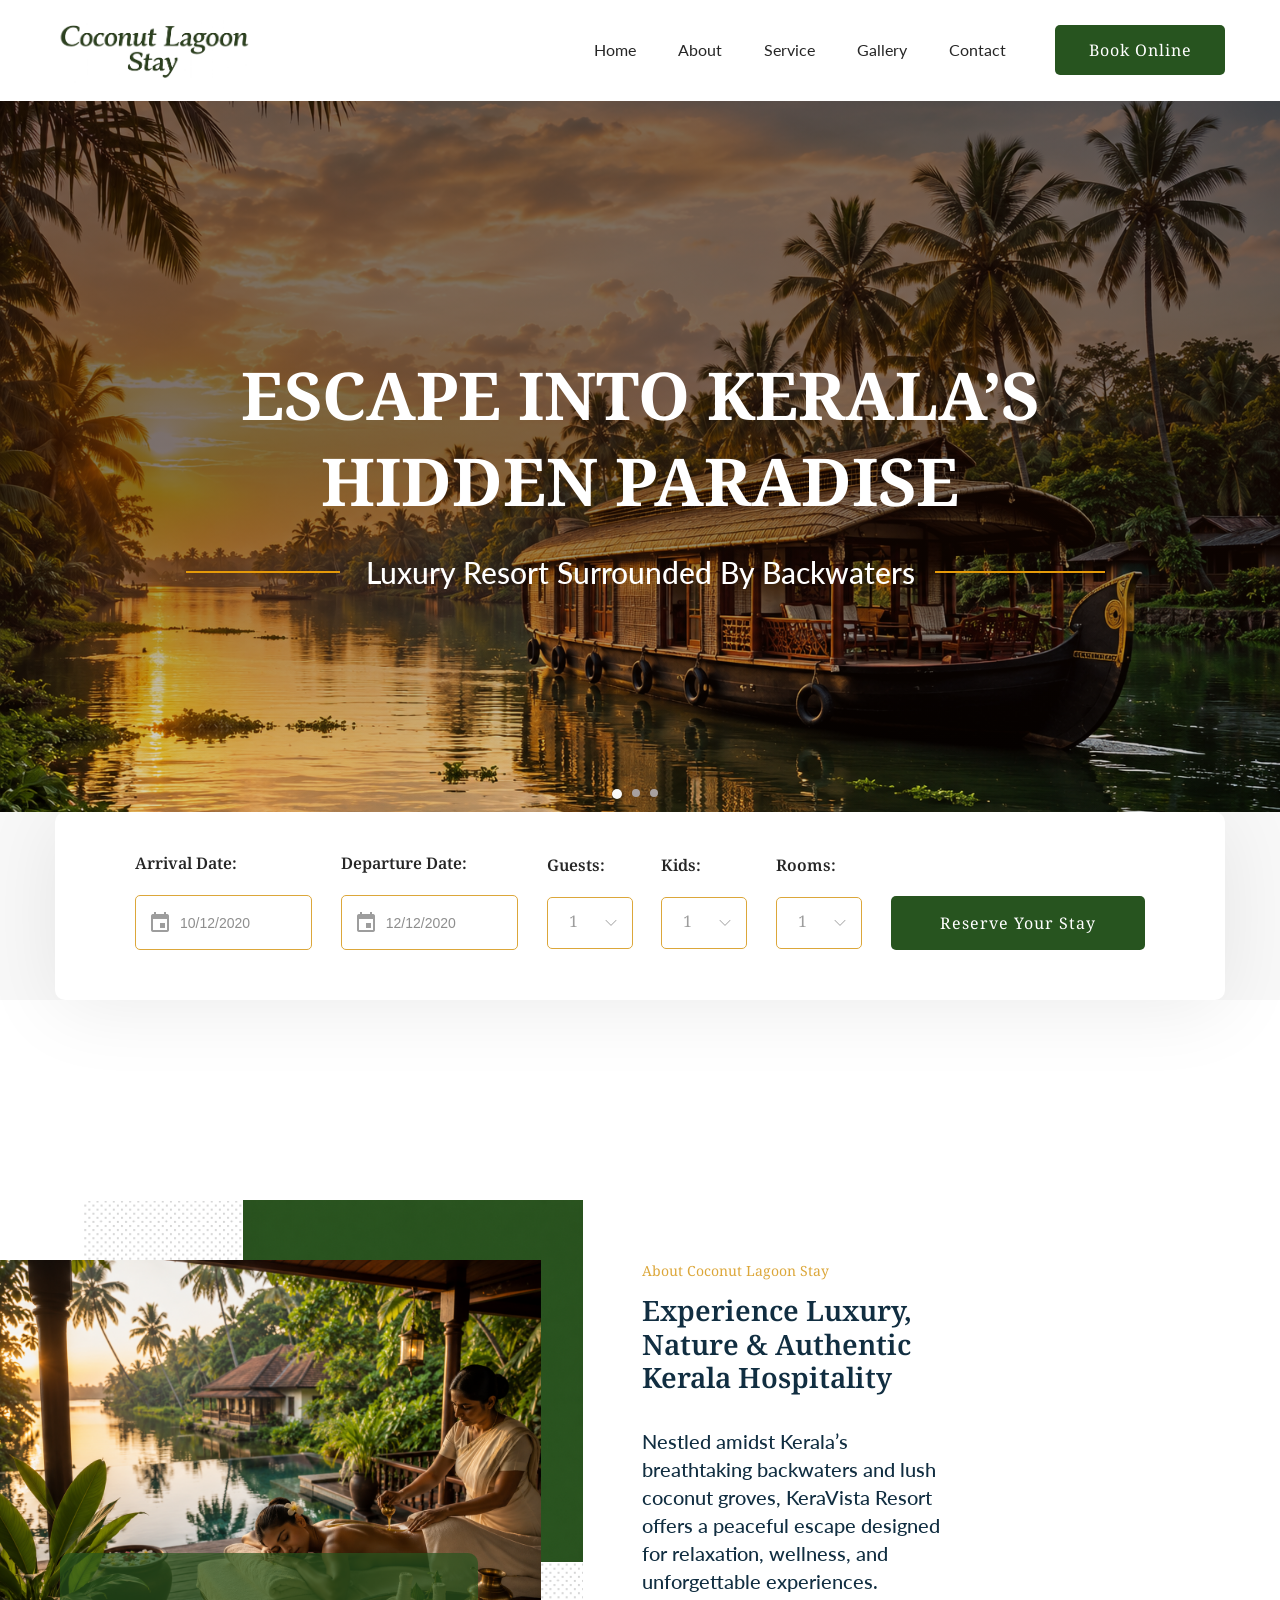
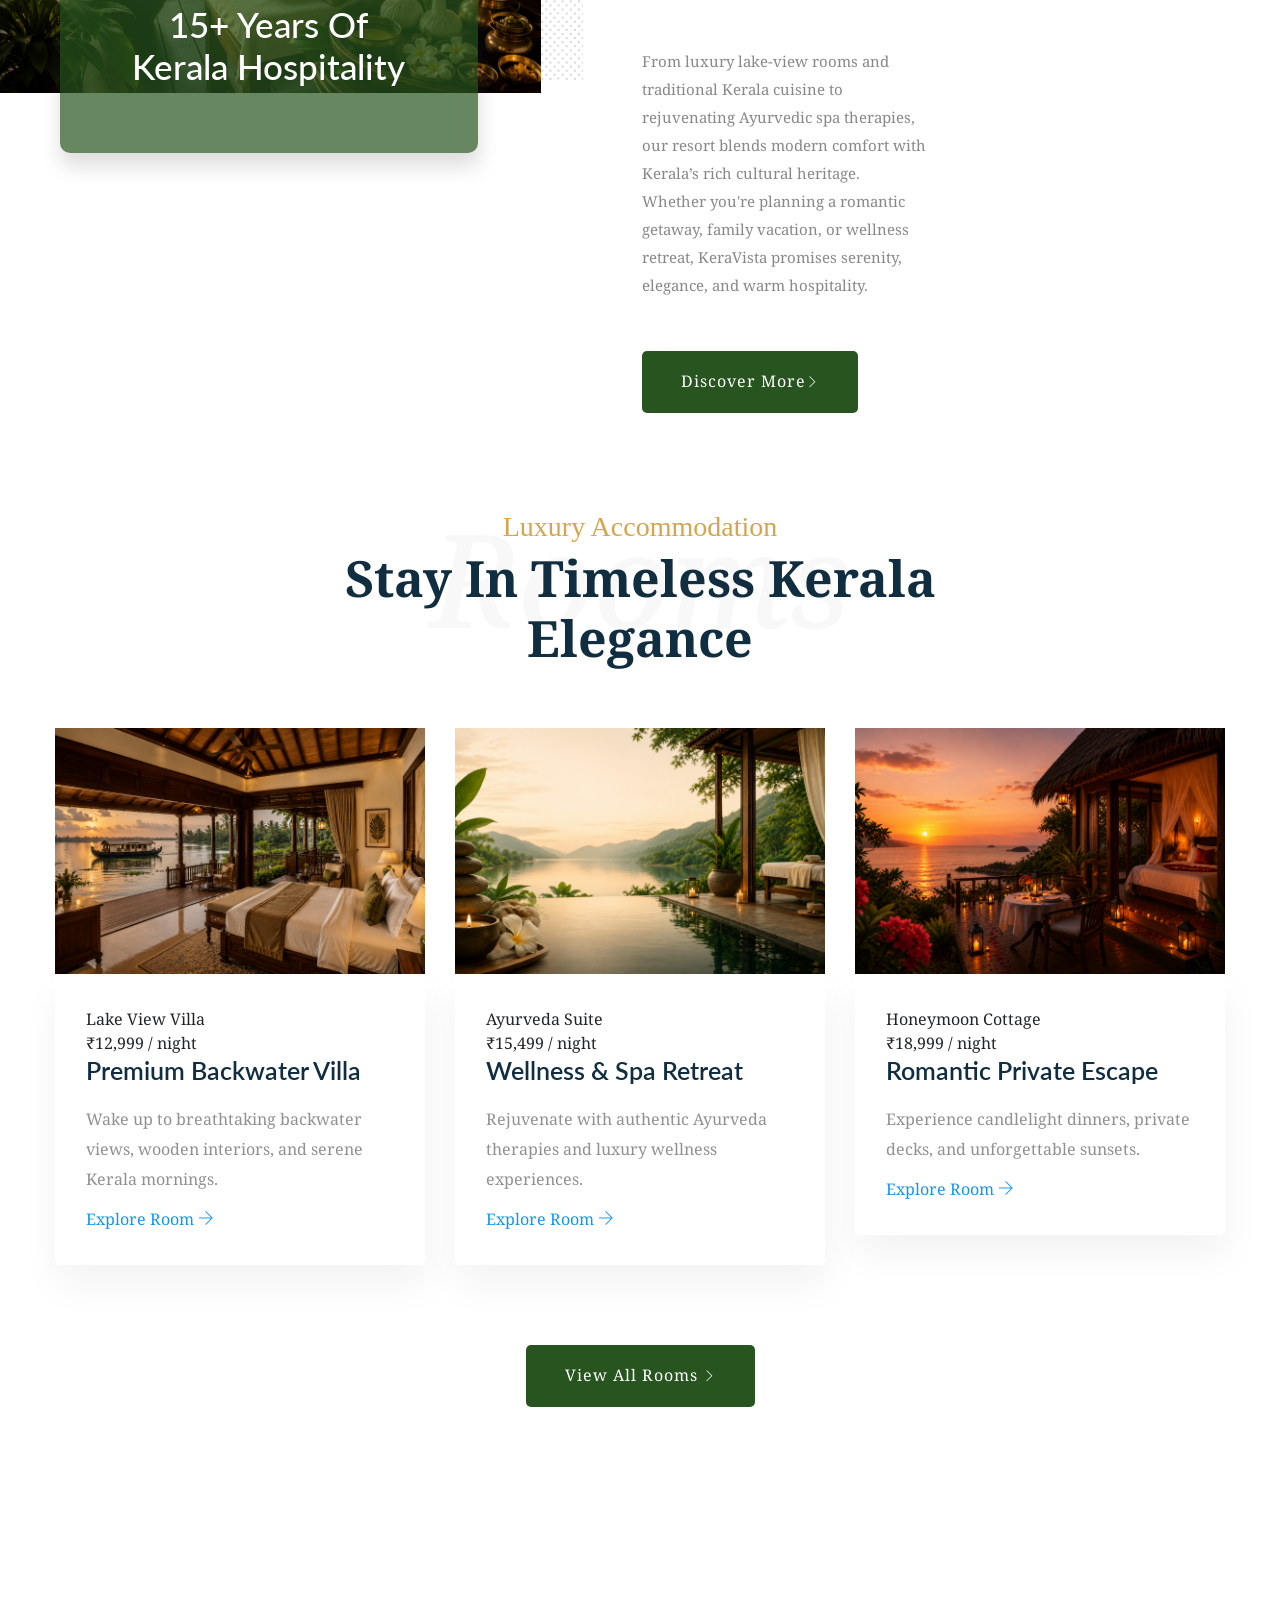
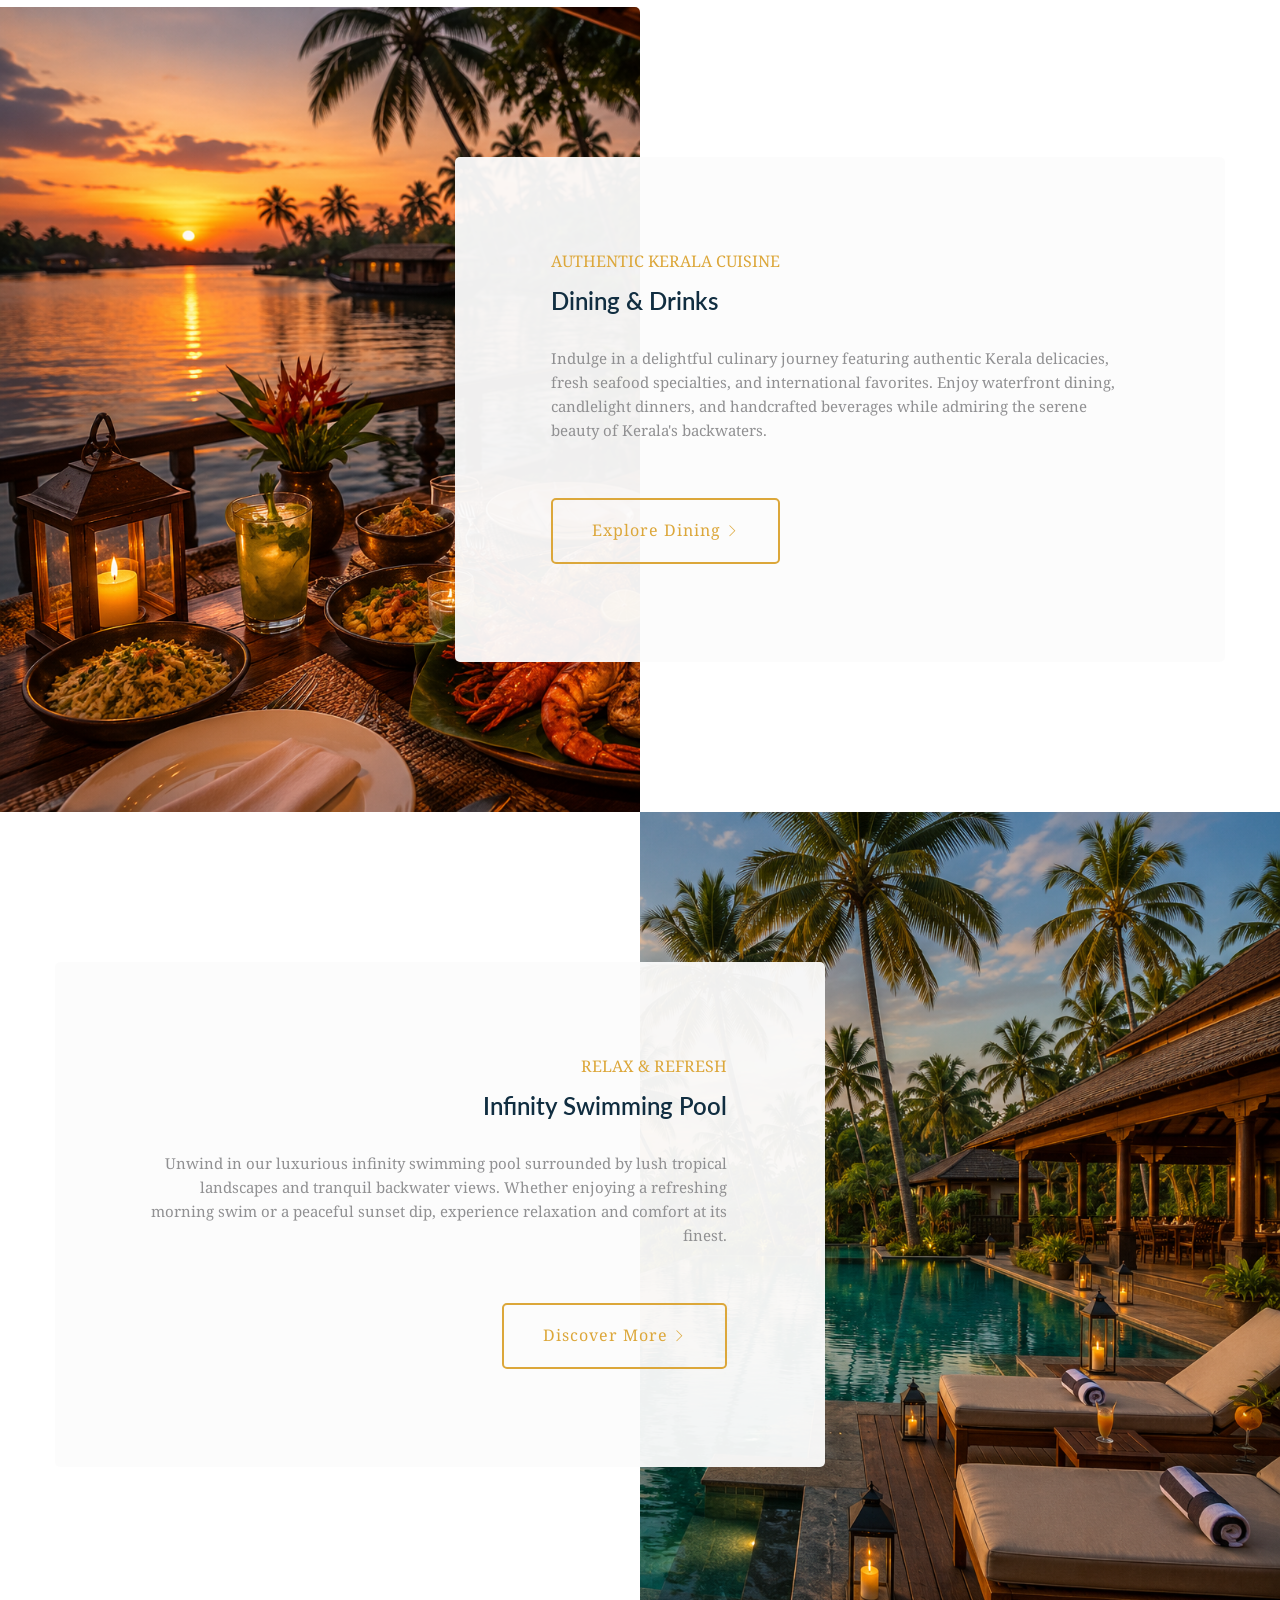
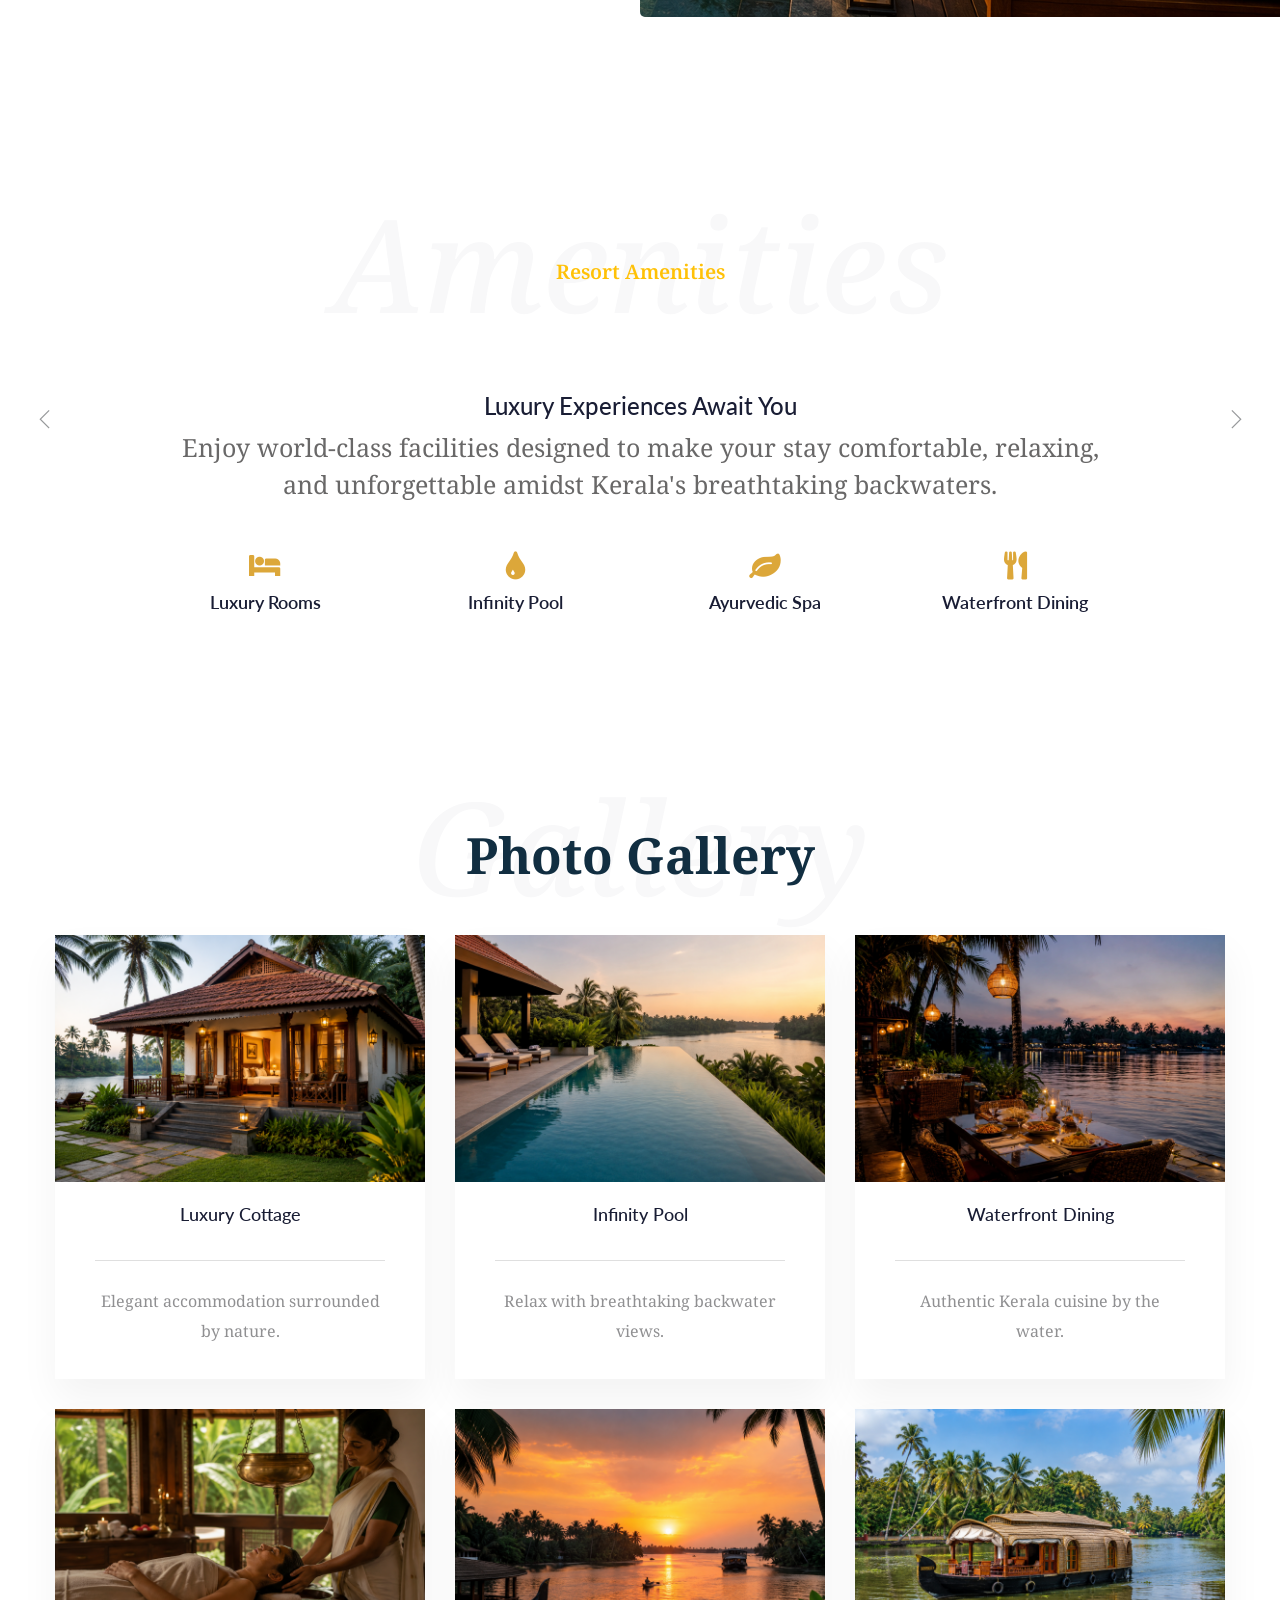
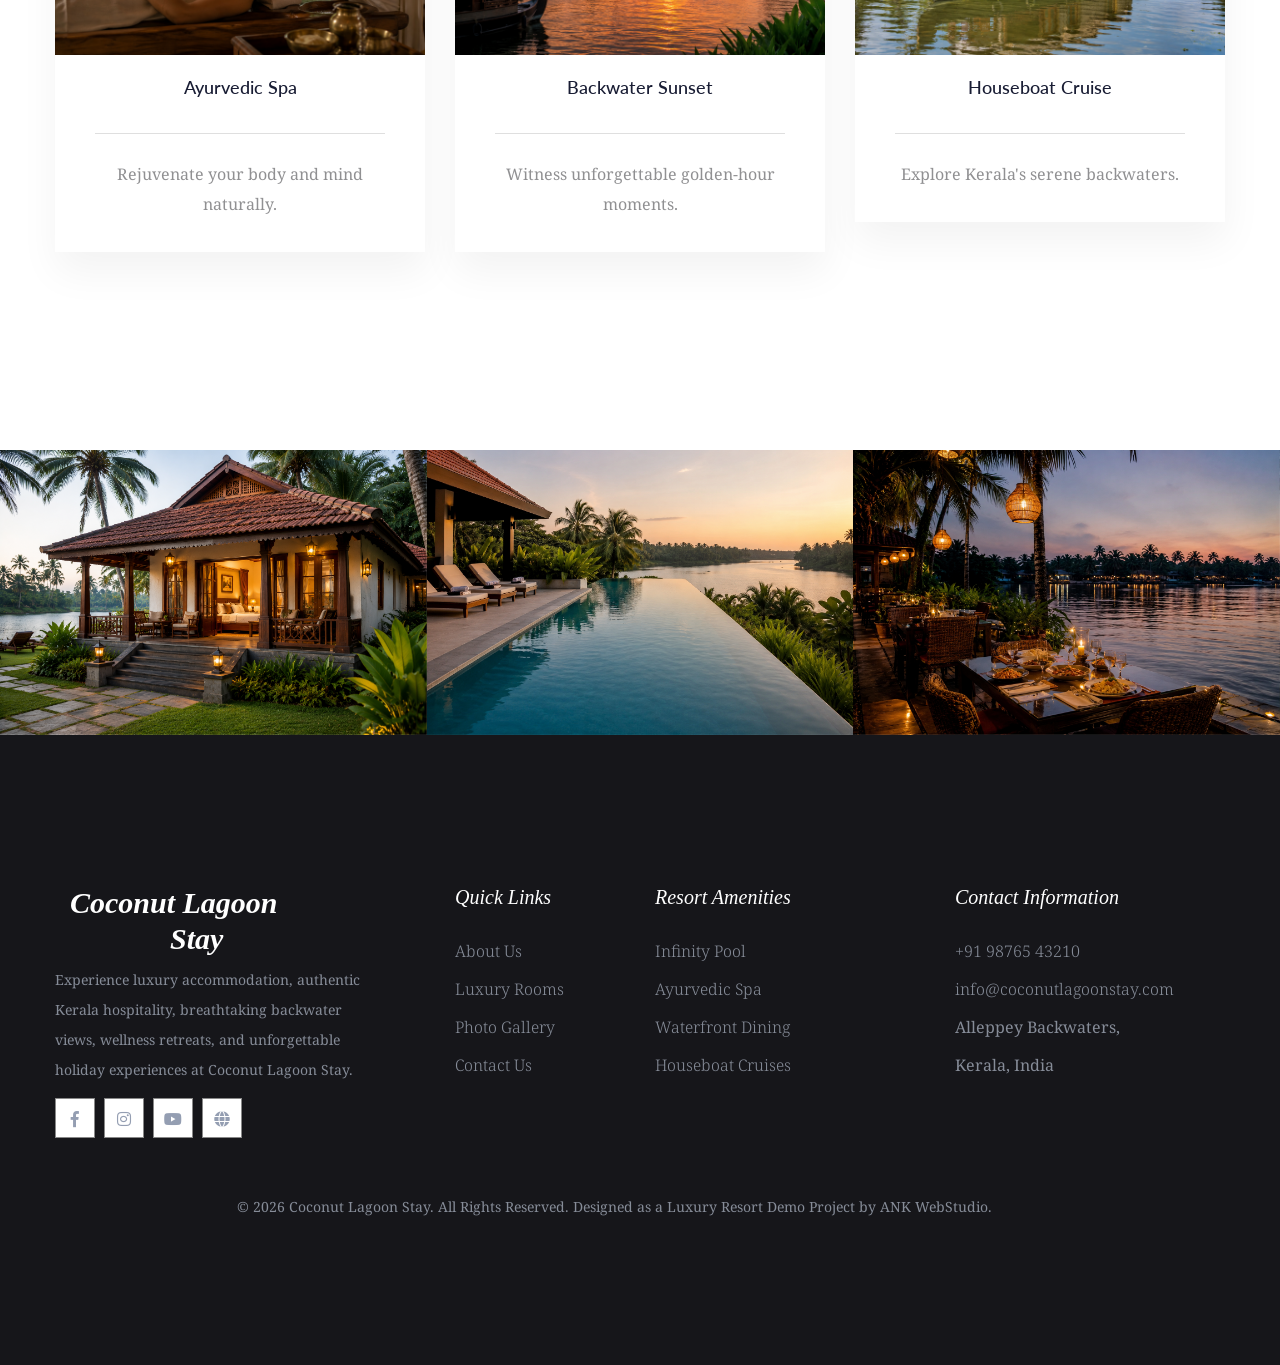
<file: index.html>
<!doctype html>
<html class="no-js" lang="zxx">
    <head>
        <meta charset="utf-8">
        <meta http-equiv="x-ua-compatible" content="ie=edge">
        <title>Coconut Lagoon Stay</title>
        <meta name="description" content="">
        <meta name="viewport" content="width=device-width, initial-scale=1">

        <link rel="manifest" href="site.webmanifest">
		<link rel="shortcut icon" type="image/x-icon" href="assets/img/favimg.png">

		<!-- CSS here -->
            <link rel="stylesheet" href="assets/css/bootstrap.min.css">
            <link rel="stylesheet" href="assets/css/owl.carousel.min.css">
            <link rel="stylesheet" href="assets/css/gijgo.css">
            <link rel="stylesheet" href="assets/css/slicknav.css">
            <link rel="stylesheet" href="assets/css/animate.min.css">
            <link rel="stylesheet" href="assets/css/magnific-popup.css">
            <link rel="stylesheet" href="assets/css/fontawesome-all.min.css">
            <link rel="stylesheet" href="assets/css/themify-icons.css">
            <link rel="stylesheet" href="assets/css/slick.css">
            <link rel="stylesheet" href="assets/css/nice-select.css">
            <link rel="stylesheet" href="assets/css/style.css">
            <link rel="stylesheet" href="assets/css/responsive.css">
   </head>

   <body>
       
    <!-- Preloader Start 
    <div id="preloader-active">
        <div class="preloader d-flex align-items-center justify-content-center">
            <div class="preloader-inner position-relative">
                <div class="preloader-circle"></div>
                <div class="preloader-img pere-text">
                    <img src="assets/img/favimg.png">
                </div>
            </div>
        </div>
    </div>
     Preloader Start -->

    <header>
        <!-- Header Start -->
       <div class="header-area header-sticky">
            <div class="main-header ">
                <div class="container">
                    <div class="row align-items-center">
                        <!-- logo -->
                        <div class="col-xl-2 col-lg-2">
                            <div class="logo">
                               <a href="index.html"><img src="assets/img/logo/logo.png" alt="" width="200px"></a>
                            </div>
                        </div>
                    <div class="col-xl-8 col-lg-8">
                            <!-- main-menu -->
                            <div class="main-menu f-right d-none d-lg-block">
                                <nav>
                                    <ul id="navigation">                                                                                                                                     
                                        <li><a href="index.html">Home</a></li>
                                        <li><a href="about.html">About</a></li>
                                        <li><a href="services.html">Service</a></li>
                                        
                                        <li><a href="#">Gallery</a>
                                            <ul class="submenu">
                                                <li><a href="rooms.html">Rooms</a>
                                                <li><a href="elements.html">Dishes</a></li>
                                            </ul>
                                        </li>
                                        <li><a href="contact.html">Contact</a></li>
                                    </ul>
                                </nav>
                            </div>
                        </div>             
                        <div class="col-xl-2 col-lg-2">
                            <!-- header-btn -->
                            <div class="header-btn">
                                <a href="#" class="btn btn1 d-none d-lg-block ">Book Online</a>
                            </div>
                        </div>
                        <!-- Mobile Menu -->
                        <div class="col-12">
                            <div class="mobile_menu d-block d-lg-none"></div>
                        </div>
                    </div>
                </div>
            </div>
       </div>
        <!-- Header End -->
    </header>
    <main>

        <!-- slider Area Start-->
        <div class="slider-area ">
            <!-- Mobile Menu -->
            <div class="slider-active dot-style">
                <div class="single-slider  hero-overly slider-height d-flex align-items-center" data-background="assets/img/hero/h1_hero.png" >
                    <div class="container">
                        <div class="row justify-content-center text-center">
                            <div class="col-xl-9">
                                <div class="h1-slider-caption">
                                    <h1 data-animation="fadeInUp" data-delay=".4s">
                                    Escape Into Kerala’s Hidden Paradise
                                    </h1>

                                    <h3 data-animation="fadeInDown" data-delay=".4s">
                                    Luxury Resort Surrounded By Backwaters
                                    </h3>
                                </div>
                            </div>
                        </div>
                    </div>
                </div>
                <div class="single-slider  hero-overly slider-height d-flex align-items-center" data-background="assets/img/hero/h2_hero.png" >
                    <div class="container">
                        <div class="row justify-content-center text-center">
                            <div class="col-xl-9">
                                <div class="h1-slider-caption">
                                    <h1 data-animation="fadeInUp" data-delay=".4s">Wake Up To Nature’s Serenity</h1>
                                    <h3 data-animation="fadeInDown" data-delay=".4s">Peaceful Stay Amidst Coconut Groves</h3>
                                </div>
                            </div>
                        </div>
                    </div>
                </div>
                <div class="single-slider  hero-overly slider-height d-flex align-items-center" data-background="assets/img/hero/h3_hero.png" >
                    <div class="container">
                        <div class="row justify-content-center text-center">
                            <div class="col-xl-9">
                                <div class="h1-slider-caption">
                                    <h1 data-animation="fadeInUp" data-delay=".4s">Relax. Rejuvenate. Rediscover Yourself.</h1>
                                    <h3 data-animation="fadeInDown" data-delay=".4s">Authentic Ayurveda & Wellness Experience</h3>
                                </div>
                            </div>
                        </div>
                    </div>
                </div>
            </div>
        </div>
        <!-- slider Area End-->

        

        <!-- Booking Room Start-->
        <div class="booking-area">

            <div class="container">

               <div class="row ">
               <div class="col-12">
                <form action="">

                <div class="booking-wrap d-flex justify-content-between align-items-center">

                 
                    <!-- select in date -->
                    <div class="single-select-box mb-30">
                        <!-- select out date -->
                        <div class="boking-tittle">
                            <span> Arrival Date:</span>
                        </div>
                        <div class="boking-datepicker">
                            <input id="datepicker1"  placeholder="10/12/2020" />
                        </div>
                   </div>
                    <!-- Single Select Box -->
                    <div class="single-select-box mb-30">
                        <!-- select out date -->
                        <div class="boking-tittle">
                            <span>Departure Date:</span>
                        </div>
                        <div class="boking-datepicker">
                            <input id="datepicker2"  placeholder="12/12/2020" />
                        </div>
                   </div>
                    <!-- Single Select Box -->
                    <div class="single-select-box mb-30">
                        <div class="boking-tittle">
                            <span>Guests:</span>
                        </div>
                        <div class="select-this">
                            <form action="#">
                                <div class="select-itms">
                                    <select name="select" id="select1">
                                        <option value="">1</option>
                                        <option value="">2</option>
                                        <option value="">3</option>
                                        <option value="">4</option>
                                    </select>
                                </div>
                            </form>
                        </div>
                   </div>
                    <!-- Single Select Box -->
                    <div class="single-select-box mb-30">
                        <div class="boking-tittle">
                            <span>Kids:</span>
                        </div>
                        <div class="select-this">
                            <form action="#">
                                <div class="select-itms">
                                    <select name="select" id="select2">
                                        <option value="">1</option>
                                        <option value="">2</option>
                                        <option value="">3</option>
                                        <option value="">4</option>
                                    </select>
                                </div>
                            </form>
                        </div>
                   </div>
                    <!-- Single Select Box -->
                    <div class="single-select-box mb-30">
                        <div class="boking-tittle">
                            <span>Rooms:</span>
                        </div>
                        <div class="select-this">
                            <form action="#">
                                <div class="select-itms">
                                    <select name="select" id="select3">
                                        <option value="">1</option>
                                        <option value="">2</option>
                                        <option value="">3</option>
                                        <option value="">4</option>
                                    </select>
                                </div>
                            </form>
                        </div>
                   </div>
                    <!-- Single Select Box -->
                    <div class="single-select-box pt-45 mb-30">
                        <a href="#" class="btn select-btn">Reserve Your Stay</a>
                   </div>
               

                </div>
            </form>
               </div>
               </div>
            </div>
        </div>
        <!-- Booking Room End-->

        <!-- Make customer Start-->
        <section class="make-customer-area customar-padding fix">
            <div class="container-fluid p-0">
                <div class="row">
                   <div class="col-xl-5 col-lg-6">
                        <div class="customer-img mb-120">
                            <img src="assets/img/customer/customar1.png" class="customar-img1" alt="">
                            <img src="assets/img/customer/customar2.png" class="customar-img2" alt="">
                            <div class="service-experience heartbeat">
                                <h3>15+ Years Of <br>
                            Kerala Hospitality</h3>
                            </div>
                        </div>
                   </div>
                    <div class=" col-xl-4 col-lg-4">
                        <div class="customer-caption">
                            <span>About Coconut Lagoon Stay</span>
                            <h2>Experience Luxury, Nature & Authentic Kerala Hospitality</h2>
                            <div class="caption-details">
                                <p class="pera-dtails"> Nestled amidst Kerala’s breathtaking backwaters and lush coconut groves, KeraVista Resort offers a peaceful escape designed for relaxation, wellness, and unforgettable experiences.
                        </p> </p>
                                <p> From luxury lake-view rooms and traditional Kerala cuisine to rejuvenating Ayurvedic spa therapies, our resort blends modern comfort with Kerala’s rich cultural heritage. Whether you're planning a romantic getaway, family vacation, or wellness retreat, KeraVista promises serenity, elegance, and warm hospitality.</p>
                                <a href="#" class="btn more-btn1"> Discover More<i class="ti-angle-right"></i> </a>
                            </div>
                        </div>
                    </div>
                </div>
            </div>
        </section>
        <!-- Make customer End-->

       <!-- Luxury Rooms Start -->
<section class="room-area section-padding30">

    <div class="container">

        <!-- Section Title -->
        <div class="row justify-content-center">
            <div class="col-xl-8">

                <div class="font-back-tittle mb-60">

                    <div class="archivment-front">
                        <span class="section-tag">
                            Luxury Accommodation
                        </span>

                        <h3>
                            Stay In Timeless Kerala Elegance
                        </h3>
                    </div>

                    <h3 class="archivment-back">
                        Rooms
                    </h3>

                </div>

            </div>
        </div>

        <!-- Room Cards -->
        <div class="row">

            <!-- Room 1 -->
            <div class="col-xl-4 col-lg-6 col-md-6">

                <div class="single-room mb-50">

                    <div class="room-img">
                        <a href="rooms.html">
                            <img src="assets/img/rooms/room1.png"
                            alt="Luxury Backwater Villa Kerala">
                        </a>
                    </div>

                    <div class="room-caption">

                        <div class="room-top">

                            <span class="room-category">
                                Lake View Villa
                            </span>

                            <div class="room-price">
                                ₹12,999
                                <span>/ night</span>
                            </div>

                        </div>

                        <h3>
                            <a href="rooms.html">
                                Premium Backwater Villa
                            </a>
                        </h3>

                        <p>
                            Wake up to breathtaking backwater views,
                            wooden interiors, and serene Kerala mornings.
                        </p>

                        <a href="#" class="room-btn">
                            Explore Room
                            <i class="ti-arrow-right"></i>
                        </a>

                    </div>

                </div>

            </div>

            <!-- Room 2 -->
            <div class="col-xl-4 col-lg-6 col-md-6">

                <div class="single-room mb-50">

                    <div class="room-img">
                        <a href="rooms.html">
                            <img src="assets/img/rooms/room2.png"
                            alt="Kerala Ayurveda Resort Suite">
                        </a>
                    </div>

                    <div class="room-caption">

                        <div class="room-top">

                            <span class="room-category">
                                Ayurveda Suite
                            </span>

                            <div class="room-price">
                                ₹15,499
                                <span>/ night</span>
                            </div>

                        </div>

                        <h3>
                            <a href="rooms.html">
                                Wellness & Spa Retreat
                            </a>
                        </h3>

                        <p>
                            Rejuvenate with authentic Ayurveda therapies
                            and luxury wellness experiences.
                        </p>

                        <a href="#" class="room-btn">
                            Explore Room
                            <i class="ti-arrow-right"></i>
                        </a>

                    </div>

                </div>

            </div>

            <!-- Room 3 -->
            <div class="col-xl-4 col-lg-6 col-md-6">

                <div class="single-room mb-50">

                    <div class="room-img">
                        <a href="rooms.html">
                            <img src="assets/img/rooms/room3.png"
                            alt="Kerala Honeymoon Resort Room">
                        </a>
                    </div>

                    <div class="room-caption">

                        <div class="room-top">

                            <span class="room-category">
                                Honeymoon Cottage
                            </span>

                            <div class="room-price">
                                ₹18,999
                                <span>/ night</span>
                            </div>

                        </div>

                        <h3>
                            <a href="rooms.html">
                                Romantic Private Escape
                            </a>
                        </h3>

                        <p>
                            Experience candlelight dinners, private decks,
                            and unforgettable sunsets.
                        </p>

                        <a href="#" class="room-btn">
                            Explore Room
                            <i class="ti-arrow-right"></i>
                        </a>

                    </div>

                </div>

            </div>

        </div>

        <!-- Button -->
        <div class="row justify-content-center">

            <div class="room-btn pt-30">

                <a href="#" class="btn view-btn1">
                    View All Rooms
                    <i class="ti-angle-right"></i>
                </a>

            </div>

        </div>

    </div>

</section>
<!-- Luxury Rooms End -->

      
<!-- Dining Start -->
<div class="dining-area dining-padding-top">

    <!-- Dining & Restaurant -->
    <div class="single-dining-area left-img">
        <div class="container">
            <div class="row justify-content-end">
                <div class="col-lg-8 col-md-8">
                    <div class="dining-caption">
                        <span>Authentic Kerala Cuisine</span>
                        <h3>Dining & Drinks</h3>
                        <p>
                            Indulge in a delightful culinary journey featuring authentic Kerala
                            delicacies, fresh seafood specialties, and international favorites.
                            Enjoy waterfront dining, candlelight dinners, and handcrafted beverages
                            while admiring the serene beauty of Kerala's backwaters.
                        </p>
                        <a href="restaurant.html" class="btn border-btn">
                            Explore Dining <i class="ti-angle-right"></i>
                        </a>
                    </div>
                </div>
            </div>
        </div>
    </div>

    <!-- Swimming Pool -->
    <div class="single-dining-area right-img">
        <div class="container">
            <div class="row justify-content-start">
                <div class="col-lg-8 col-md-8">
                    <div class="dining-caption text-right">
                        <span>Relax & Refresh</span>
                        <h3>Infinity Swimming Pool</h3>
                        <p>
                            Unwind in our luxurious infinity swimming pool surrounded by lush
                            tropical landscapes and tranquil backwater views. Whether enjoying
                            a refreshing morning swim or a peaceful sunset dip, experience
                            relaxation and comfort at its finest.
                        </p>
                        <a href="facilities.html" class="btn border-btn">
                            Discover More <i class="ti-angle-right"></i>
                        </a>
                    </div>
                </div>
            </div>
        </div>
    </div>

</div>
<!-- Dining End -->



      
<!-- Amenities Start -->
<div class="testimonial-area testimonial-padding">
    <div class="container">
        <div class="row justify-content-center">
            <div class="col-xl-10 col-lg-10 col-md-10">
                <div class="h1-testimonial-active">

                    <!-- Slide 1 -->
                    <div class="single-testimonial pt-65">
                        <div class="font-back-tittle mb-105">
                            <div class="archivment-front">
                                <span class="text-warning" style="font-size:20px;font-weight:600;">
                                    Resort Amenities
                                </span>
                            </div>
                            <h3 class="archivment-back">Amenities</h3>
                        </div>

                        <div class="testimonial-caption text-center">
                            <h3>Luxury Experiences Await You</h3>
                            <p>
                                Enjoy world-class facilities designed to make your stay
                                comfortable, relaxing, and unforgettable amidst Kerala's
                                breathtaking backwaters.
                            </p>

                            <div class="row mt-5">
                                <div class="col-md-3 col-6 mb-4">
                                    <h5><i class="fas fa-bed"></i>Luxury Rooms</h5>
                                </div>

                                <div class="col-md-3 col-6 mb-4">
                                    <h5><i class="fas fa-tint"></i>Infinity Pool</h5>
                                </div>

                                <div class="col-md-3 col-6 mb-4">
                                    <h5><i class="fas fa-leaf"></i> Ayurvedic Spa</h5>
                                </div>

                                <div class="col-md-3 col-6 mb-4">
                                    <h5><i class="fas fa-utensils"></i>Waterfront Dining</h5>
                                </div>
                            </div>
                        </div>
                    </div>

                    <!-- Slide 2 -->
                    <div class="single-testimonial pt-65">
                        <div class="font-back-tittle mb-105">
                            <div class="archivment-front">
                                <span class="text-warning" style="font-size:20px;font-weight:600;">
                                    Premium Services
                                </span>
                            </div>
                            <h3 class="archivment-back">Services</h3>
                        </div>

                        <div class="testimonial-caption text-center">
                            <h3>Everything You Need For A Perfect Stay</h3>
                            <p>
                                From seamless travel arrangements to memorable backwater
                                adventures, we ensure every moment is exceptional.
                            </p>

                            <div class="row mt-5">
                                <div class="col-md-3 col-6 mb-4">
                                    <h5><i class="fas fa-wifi"></i>Free Wi-Fi</h5>
                                </div>

                                <div class="col-md-3 col-6 mb-4">
                                    <h5><i class="fas fa-ship"></i>Houseboat Cruises</h5>
                                </div>

                                <div class="col-md-3 col-6 mb-4">
                                    <h5><i class="fas fa-taxi"></i>Airport Transfer</h5>
                                </div>

                                <div class="col-md-3 col-6 mb-4">
                                    <h5><i class="fas fa-headphones"></i> 24/7 Guest Support</h5>
                                </div>
                            </div>
                        </div>
                    </div>

                </div>
            </div>
        </div>
    </div>
</div>
<!-- Amenities End -->



     
<!-- Gallery Start -->
<div class="blog-area blog-padding">
    <div class="container">

        <div class="row justify-content-center">
            <div class="col-xl-8">
                <div class="font-back-tittle mb-50">
                    <div class="archivment-front">
                        <h3>Photo Gallery</h3>
                    </div>
                    <h3 class="archivment-back">Gallery</h3>
                </div>
            </div>
        </div>

        <div class="row">

            <!-- Gallery Item 1 -->
            <div class="col-xl-4 col-lg-4 col-md-6">
                <div class="single-blog mb-30">
                    <div class="blog-img">
                        <img src="assets/img/gallery/gallery1.png" alt="Luxury Cottage">
                    </div>
                    <div class="blog-caption text-center">
                        <h4>Luxury Cottage</h4>
                        <p>Elegant accommodation surrounded by nature.</p>
                    </div>
                </div>
            </div>

            <!-- Gallery Item 2 -->
            <div class="col-xl-4 col-lg-4 col-md-6">
                <div class="single-blog mb-30">
                    <div class="blog-img">
                        <img src="assets/img/gallery/gallery2.png" alt="Infinity Pool">
                    </div>
                    <div class="blog-caption text-center">
                        <h4>Infinity Pool</h4>
                        <p>Relax with breathtaking backwater views.</p>
                    </div>
                </div>
            </div>

            <!-- Gallery Item 3 -->
            <div class="col-xl-4 col-lg-4 col-md-6">
                <div class="single-blog mb-30">
                    <div class="blog-img">
                        <img src="assets/img/gallery/gallery3.png" alt="Waterfront Dining">
                    </div>
                    <div class="blog-caption text-center">
                        <h4>Waterfront Dining</h4>
                        <p>Authentic Kerala cuisine by the water.</p>
                    </div>
                </div>
            </div>

            <!-- Gallery Item 4 -->
            <div class="col-xl-4 col-lg-4 col-md-6">
                <div class="single-blog mb-30">
                    <div class="blog-img">
                        <img src="assets/img/gallery/gallery4.png" alt="Ayurvedic Spa">
                    </div>
                    <div class="blog-caption text-center">
                        <h4>Ayurvedic Spa</h4>
                        <p>Rejuvenate your body and mind naturally.</p>
                    </div>
                </div>
            </div>

            <!-- Gallery Item 5 -->
            <div class="col-xl-4 col-lg-4 col-md-6">
                <div class="single-blog mb-30">
                    <div class="blog-img">
                        <img src="assets/img/gallery/gallery5.png" alt="Backwater Sunset">
                    </div>
                    <div class="blog-caption text-center">
                        <h4>Backwater Sunset</h4>
                        <p>Witness unforgettable golden-hour moments.</p>
                    </div>
                </div>
            </div>

            <!-- Gallery Item 6 -->
            <div class="col-xl-4 col-lg-4 col-md-6">
                <div class="single-blog mb-30">
                    <div class="blog-img">
                        <img src="assets/img/gallery/gallery6.png" alt="Houseboat Cruise">
                    </div>
                    <div class="blog-caption text-center">
                        <h4>Houseboat Cruise</h4>
                        <p>Explore Kerala's serene backwaters.</p>
                    </div>
                </div>
            </div>

        </div>
    </div>
</div>
<!-- Gallery End -->



        <!-- Gallery img Start-->
        <div class="gallery-area fix">
            <div class="container-fluid p-0">
                <div class="row">
                    <div class="col-md-12">
                        <div class="gallery-active owl-carousel">
                            <div class="gallery-img">
                                <a href="#"><img src="assets/img/gallery/gallery1.png" alt=""></a>
                            </div>
                            <div class="gallery-img">
                                <a href="#"><img src="assets/img/gallery/gallery2.png" alt=""></a>
                            </div>
                            <div class="gallery-img">
                                <a href="#"><img src="assets/img/gallery/gallery3.png" alt=""></a>
                            </div>
                        </div>
                    </div>
                </div>
            </div>
        </div>
        <!-- Gallery img End-->

    </main>
  
<footer>
    <div class="footer-area black-bg footer-padding">
        <div class="container">
            <div class="row d-flex justify-content-between">

                <!-- About Resort -->
                <div class="col-xl-4 col-lg-4 col-md-6 col-sm-6">
                    <div class="single-footer-caption mb-30">

                        <!-- logo -->
                        <div class="col-xl-2 col-lg-2">
                            <div class="logo">
                               <a href="index.html"><!--<img src="assets/img/logo/footer-logo.png" alt="" width="200px">-->
                                   <h2 style="font-family: Georgia, serif;
                                            font-style: italic;
                                            font-weight: 600;
                                            color: white;
                                            width: 500px;">Coconut Lagoon <br><span style="margin-left: 100px;">Stay</span></h2>
                               </a>
                            </div>
                        </div>

                        <div class="footer-pera">
                            <p>
                                Experience luxury accommodation, authentic Kerala hospitality,
                                breathtaking backwater views, wellness retreats, and unforgettable
                                holiday experiences at Coconut Lagoon Stay.
                            </p>
                        </div>

                        <div class="footer-social footer-social2">
                            <a href="#"><i class="fab fa-facebook-f"></i></a>
                            <a href="#"><i class="fab fa-instagram"></i></a>
                            <a href="#"><i class="fab fa-youtube"></i></a>
                            <a href="#"><i class="fas fa-globe"></i></a>
                        </div>

                    </div>
                </div>

                <!-- Quick Links -->
                <div class="col-xl-2 col-lg-2 col-md-3 col-sm-5">
                    <div class="single-footer-caption mb-30">
                        <div class="footer-tittle">
                            <h4>Quick Links</h4>
                            <ul>
                                <li><a href="#about">About Us</a></li>
                                <li><a href="#rooms">Luxury Rooms</a></li>
                                <li><a href="#gallery">Photo Gallery</a></li>
                                <li><a href="#contact">Contact Us</a></li>
                            </ul>
                        </div>
                    </div>
                </div>

                <!-- Resort Amenities -->
                <div class="col-xl-3 col-lg-3 col-md-3 col-sm-4">
                    <div class="single-footer-caption mb-30">
                        <div class="footer-tittle">
                            <h4>Resort Amenities</h4>
                            <ul>
                                <li><a href="#">Infinity Pool</a></li>
                                <li><a href="#">Ayurvedic Spa</a></li>
                                <li><a href="#">Waterfront Dining</a></li>
                                <li><a href="#">Houseboat Cruises</a></li>
                            </ul>
                        </div>
                    </div>
                </div>

                <!-- Contact Info -->
                <div class="col-xl-3 col-lg-3 col-md-4 col-sm-5">
                    <div class="single-footer-caption mb-30">
                        <div class="footer-tittle">
                            <h4>Contact Information</h4>
                            <ul>
                                <li>
                                    <a href="tel:+919876543210">
                                        +91 98765 43210
                                    </a>
                                </li>
                                <li>
                                    <a href="mailto:info@coconutlagoonstay.com">
                                        info@coconutlagoonstay.com
                                    </a>
                                </li>
                                <li>
                                    Alleppey Backwaters,
                                </li>
                                <li>
                                    Kerala, India
                                </li>
                            </ul>
                        </div>
                    </div>
                </div>

            </div>

            <!-- Bottom Footer -->
            <div class="row">
                <div class="col-12 text-center">
                    <div class="footer-pera pt-4">
                        <p>
                            © 2026 Coconut Lagoon Stay. All Rights Reserved.
                            Designed as a Luxury Resort Demo Project by ANK WebStudio.
                        </p>
                    </div>
                </div>
            </div>

        </div>
    </div>
</footer>


	<!-- JS here -->
	
		<!-- All JS Custom Plugins Link Here here -->
        <script src="./assets/js/vendor/modernizr-3.5.0.min.js"></script>
		
		<!-- Jquery, Popper, Bootstrap -->
		<script src="./assets/js/vendor/jquery-1.12.4.min.js"></script>
        <script src="./assets/js/popper.min.js"></script>
        <script src="./assets/js/bootstrap.min.js"></script>
	    <!-- Jquery Mobile Menu -->
        <script src="./assets/js/jquery.slicknav.min.js"></script>

		<!-- Jquery Slick , Owl-Carousel Plugins -->
        <script src="./assets/js/owl.carousel.min.js"></script>
        <script src="./assets/js/slick.min.js"></script>
        <!-- Date Picker -->
        <script src="./assets/js/gijgo.min.js"></script>
		<!-- One Page, Animated-HeadLin -->
        <script src="./assets/js/wow.min.js"></script>
		<script src="./assets/js/animated.headline.js"></script>
        <script src="./assets/js/jquery.magnific-popup.js"></script>

		<!-- Scrollup, nice-select, sticky -->
        <script src="./assets/js/jquery.scrollUp.min.js"></script>
        <script src="./assets/js/jquery.nice-select.min.js"></script>
		<script src="./assets/js/jquery.sticky.js"></script>
        
        <!-- contact js -->
        <script src="./assets/js/contact.js"></script>
        <script src="./assets/js/jquery.form.js"></script>
        <script src="./assets/js/jquery.validate.min.js"></script>
        <script src="./assets/js/mail-script.js"></script>
        <script src="./assets/js/jquery.ajaxchimp.min.js"></script>
        
		<!-- Jquery Plugins, main Jquery -->	
        <script src="./assets/js/plugins.js"></script>
        <script src="./assets/js/main.js"></script>
        
    </body>
</html>
</file>
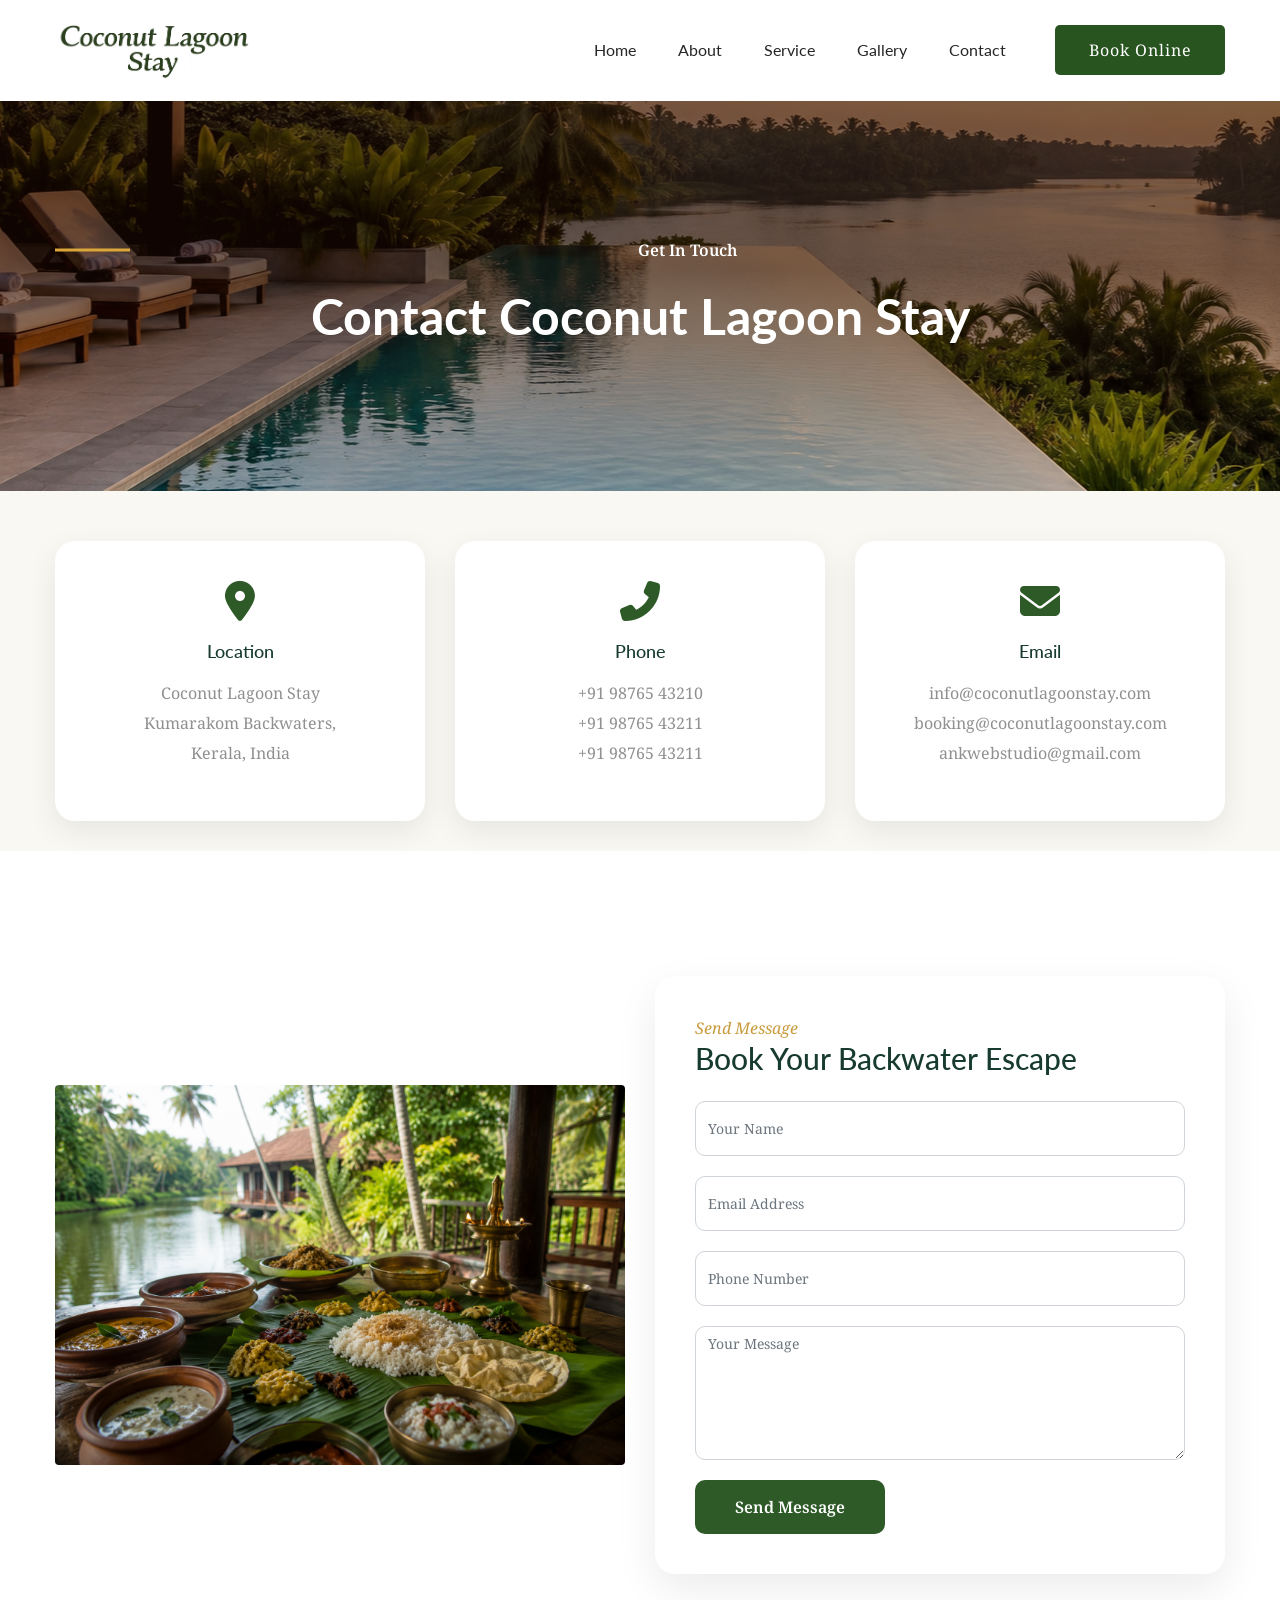
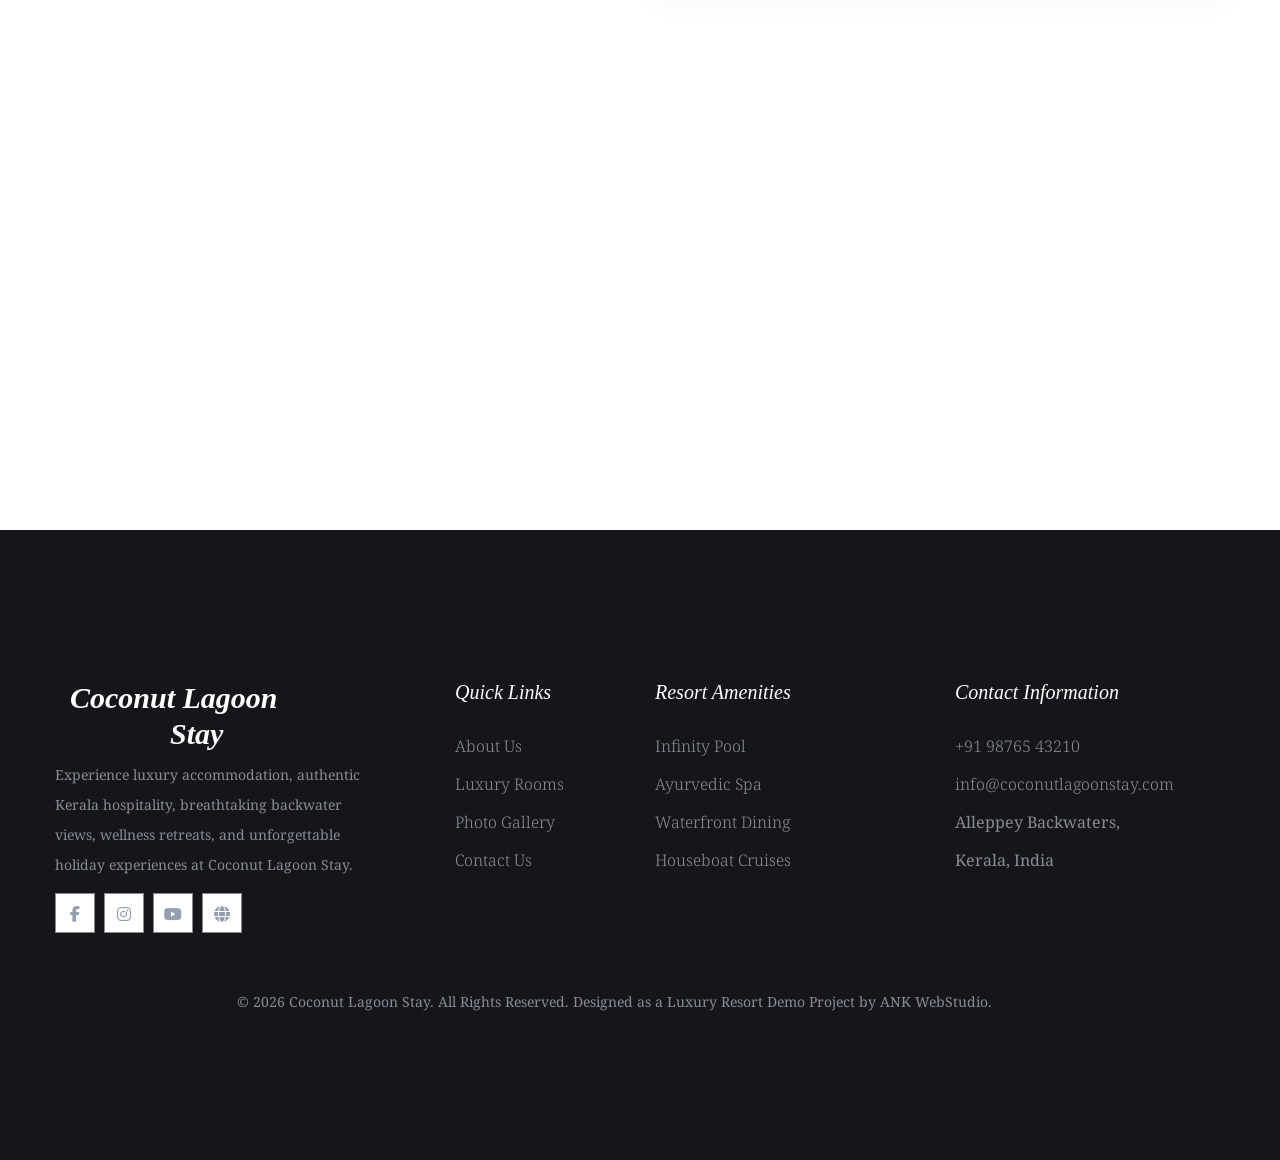
<file: contact.html>
<!doctype html>
<html class="no-js" lang="zxx">
    <head>
        <meta charset="utf-8">
        <meta http-equiv="x-ua-compatible" content="ie=edge">
        <title>Contact Us | Coconut Lagoon Stay</title>
        <meta name="description" content="">
        <meta name="viewport" content="width=device-width, initial-scale=1">

        <link rel="manifest" href="site.webmanifest">
        <link rel="shortcut icon" type="image/x-icon" href="assets/img/favimg.png">

        <!-- CSS here -->
            <link rel="stylesheet" href="assets/css/bootstrap.min.css">
            <link rel="stylesheet" href="assets/css/owl.carousel.min.css">
            <link rel="stylesheet" href="assets/css/gijgo.css">
            <link rel="stylesheet" href="assets/css/slicknav.css">
            <link rel="stylesheet" href="assets/css/animate.min.css">
            <link rel="stylesheet" href="assets/css/magnific-popup.css">
            <link rel="stylesheet" href="assets/css/fontawesome-all.min.css">
            <link rel="stylesheet" href="assets/css/themify-icons.css">
            <link rel="stylesheet" href="assets/css/slick.css">
            <link rel="stylesheet" href="assets/css/nice-select.css">
            <link rel="stylesheet" href="assets/css/style.css">
            <link rel="stylesheet" href="assets/css/responsive.css">
            <link rel="stylesheet"
href="https://cdnjs.cloudflare.com/ajax/libs/font-awesome/6.5.2/css/all.min.css">
   </head>
   <style type="text/css">
       .contact-info{
    background:#faf8f3;
}

.info-card{
    background:#fff;
    text-align:center;
    padding:40px 25px;
    border-radius:20px;
    box-shadow:0 10px 30px rgba(0,0,0,.08);
    margin-bottom:30px;
    transition:.4s;
}

.info-card:hover{
    transform:translateY(-10px);
}

.info-card i{
    font-size:40px;
    color:#2d5a27;
    margin-bottom:20px;
}

.info-card h4{
    color:#173b2e;
    margin-bottom:15px;
}

.contact-form-area{
    padding:100px 0;
}

.contact-form-box{
    background:#fff;
    padding:40px;
    border-radius:20px;
    box-shadow:0 15px 40px rgba(0,0,0,.08);
}

.contact-form-box span{
    color:#c89b3c;
    font-style:italic;
}

.contact-form-box h2{
    color:#173b2e;
    margin-bottom:25px;
}

.contact-form-box .form-control{
    margin-bottom:20px;
    height:55px;
    border-radius:10px;
}

.contact-form-box textarea{
    height:auto !important;
}

.btn-submit{
    background:#2d5a27;
    color:#fff;
    border:none;
    padding:15px 40px;
    border-radius:10px;
    font-weight:600;
}

.map-section iframe{
    filter:grayscale(20%);
}
   </style>

   <body>
       
   <!-- Preloader Start 
    <div id="preloader-active">
        <div class="preloader d-flex align-items-center justify-content-center">
            <div class="preloader-inner position-relative">
                <div class="preloader-circle"></div>
                <div class="preloader-img pere-text">
                    <img src="assets/img/favimg.png">
                </div>
            </div>
        </div>
    </div>
  Preloader end -->

    <header>
        <!-- Header Start -->
       <div class="header-area header-sticky">
            <div class="main-header ">
                <div class="container">
                    <div class="row align-items-center">
                        <!-- logo -->
                        <div class="col-xl-2 col-lg-2">
                            <div class="logo">
                               <a href="index.html"><img src="assets/img/logo/logo.png" alt="" width="200px"></a>
                            </div>
                        </div>
                    <div class="col-xl-8 col-lg-8">
                            <!-- main-menu -->
                            <div class="main-menu f-right d-none d-lg-block">
                                <nav>
                                    <ul id="navigation">                                                                                                                                     
                                        <li><a href="index.html">Home</a></li>
                                        <li><a href="about.html">About</a></li>
                                        <li><a href="services.html">Service</a></li>
                                        
                                        <li><a href="#">Gallery</a>
                                            <ul class="submenu">
                                                <li><a href="rooms.html">Rooms</a>
                                                <li><a href="elements.html">Dishes</a></li>
                                            </ul>
                                        </li>
                                        <li><a href="contact.html">Contact</a></li>
                                    </ul>
                                </nav>
                            </div>
                        </div>             
                        <div class="col-xl-2 col-lg-2">
                            <!-- header-btn -->
                            <div class="header-btn">
                                <a href="#" class="btn btn1 d-none d-lg-block ">Book Online</a>
                            </div>
                        </div>
                        <!-- Mobile Menu -->
                        <div class="col-12">
                            <div class="mobile_menu d-block d-lg-none"></div>
                        </div>
                    </div>
                </div>
            </div>
       </div>
        <!-- Header End -->
    </header>
    <!-- Hero Section -->
<div class="slider-area">
    <div class="single-slider hero-overly slider-height2 d-flex align-items-center"
         style="background-image:url('assets/img/gallery/gallery2.png');">
        <div class="container">
            <div class="hero-caption text-center">
                <span>Get In Touch</span>
                <h2>Contact Coconut Lagoon Stay</h2>
            </div>
        </div>
    </div>
</div>
<section class="contact-info section-padding30" style="padding-top: 50px;">
    <div class="container">

        <div class="row">

            <div class="col-lg-4">
                <div class="info-card">
                    <i class="fas fa-map-marker-alt"></i>
                    <h4>Location</h4>
                    <p>
                        Coconut Lagoon Stay<br>
                        Kumarakom Backwaters,<br>
                        Kerala, India
                    </p>
                </div>
            </div>

            <div class="col-lg-4">
                <div class="info-card">
                    <i class="fas fa-phone-alt"></i>
                    <h4>Phone</h4>
                    <p>
                        +91 98765 43210<br>
                        +91 98765 43211<br>
                        +91 98765 43211
                    </p>
                </div>
            </div>

            <div class="col-lg-4">
                <div class="info-card">
                    <i class="fas fa-envelope"></i>
                    <h4>Email</h4>
                    <p>
                        info@coconutlagoonstay.com<br>
                        booking@coconutlagoonstay.com<br>
                        ankwebstudio@gmail.com
                    </p>
                </div>
            </div>

        </div>

    </div>
</section>
<section class="contact-form-area">
    <div class="container">

        <div class="row align-items-center">

            <div class="col-lg-6">

                <div class="contact-image">
                    <img src="assets/img/gallery/gallery10.png"
                         class="img-fluid rounded">
                </div>

            </div>

            <div class="col-lg-6">

                <div class="contact-form-box">

                    <span>Send Message</span>
                    <h2>Book Your Backwater Escape</h2>

                    <form>

                        <input type="text"
                               class="form-control"
                               placeholder="Your Name">

                        <input type="email"
                               class="form-control"
                               placeholder="Email Address">

                        <input type="tel"
                               class="form-control"
                               placeholder="Phone Number">

                        <textarea class="form-control"
                                  rows="5"
                                  placeholder="Your Message"></textarea>

                        <button class="btn-submit">
                            Send Message
                        </button>

                    </form>

                </div>

            </div>

        </div>

    </div>
</section>
<section class="map-section">

    <iframe
        src="https://www.google.com/maps/embed?pb="
        width="100%"
        height="450"
        style="border:0;"
        allowfullscreen=""
        loading="lazy">
    </iframe>

</section>
<footer>
    <div class="footer-area black-bg footer-padding">
        <div class="container">
            <div class="row d-flex justify-content-between">

                <!-- About Resort -->
                <div class="col-xl-4 col-lg-4 col-md-6 col-sm-6">
                    <div class="single-footer-caption mb-30">

                        <!-- logo -->
                        <div class="col-xl-2 col-lg-2">
                            <div class="logo">
                               <a href="index.html"><!--<img src="assets/img/logo/footer-logo.png" alt="" width="200px">-->
                                   <h2 style="font-family: Georgia, serif;
                                            font-style: italic;
                                            font-weight: 600;
                                            color: white;
                                            width: 500px;">Coconut Lagoon <br><span style="margin-left: 100px;">Stay</span></h2>
                               </a>
                            </div>
                        </div>

                        <div class="footer-pera">
                            <p>
                                Experience luxury accommodation, authentic Kerala hospitality,
                                breathtaking backwater views, wellness retreats, and unforgettable
                                holiday experiences at Coconut Lagoon Stay.
                            </p>
                        </div>

                        <div class="footer-social footer-social2">
                            <a href="#"><i class="fab fa-facebook-f"></i></a>
                            <a href="#"><i class="fab fa-instagram"></i></a>
                            <a href="#"><i class="fab fa-youtube"></i></a>
                            <a href="#"><i class="fas fa-globe"></i></a>
                        </div>

                    </div>
                </div>

                <!-- Quick Links -->
                <div class="col-xl-2 col-lg-2 col-md-3 col-sm-5">
                    <div class="single-footer-caption mb-30">
                        <div class="footer-tittle">
                            <h4>Quick Links</h4>
                            <ul>
                                <li><a href="#about">About Us</a></li>
                                <li><a href="#rooms">Luxury Rooms</a></li>
                                <li><a href="#gallery">Photo Gallery</a></li>
                                <li><a href="#contact">Contact Us</a></li>
                            </ul>
                        </div>
                    </div>
                </div>

                <!-- Resort Amenities -->
                <div class="col-xl-3 col-lg-3 col-md-3 col-sm-4">
                    <div class="single-footer-caption mb-30">
                        <div class="footer-tittle">
                            <h4>Resort Amenities</h4>
                            <ul>
                                <li><a href="#">Infinity Pool</a></li>
                                <li><a href="#">Ayurvedic Spa</a></li>
                                <li><a href="#">Waterfront Dining</a></li>
                                <li><a href="#">Houseboat Cruises</a></li>
                            </ul>
                        </div>
                    </div>
                </div>

                <!-- Contact Info -->
                <div class="col-xl-3 col-lg-3 col-md-4 col-sm-5">
                    <div class="single-footer-caption mb-30">
                        <div class="footer-tittle">
                            <h4>Contact Information</h4>
                            <ul>
                                <li>
                                    <a href="tel:+919876543210">
                                        +91 98765 43210
                                    </a>
                                </li>
                                <li>
                                    <a href="mailto:info@coconutlagoonstay.com">
                                        info@coconutlagoonstay.com
                                    </a>
                                </li>
                                <li>
                                    Alleppey Backwaters,
                                </li>
                                <li>
                                    Kerala, India
                                </li>
                            </ul>
                        </div>
                    </div>
                </div>

            </div>

            <!-- Bottom Footer -->
            <div class="row">
                <div class="col-12 text-center">
                    <div class="footer-pera pt-4">
                        <p>
                            © 2026 Coconut Lagoon Stay. All Rights Reserved.
                            Designed as a Luxury Resort Demo Project by ANK WebStudio.
                        </p>
                    </div>
                </div>
            </div>

        </div>
    </div>
</footer>
</body>
</html
</file>
<file: assets/css/gijgo.css>
.gj-button {
    background-color: #f5f5f5;
    border: 1px solid #ddd;
    color: #000;
    border-radius: 3px;
    padding: 6px 10px;
    cursor: pointer;
}

.gj-unselectable {
    -webkit-touch-callout: none;
    -webkit-user-select: none;
    -khtml-user-select: none;
    -moz-user-select: none;
    -ms-user-select: none;
    user-select: none;
}

.gj-row {
    display: -webkit-box;
    display: -ms-flexbox;
    display: flex;
    -ms-flex-wrap: wrap;
    flex-wrap: wrap;
}

.gj-margin-left-5 {
    margin-left: 5px;
}

.gj-margin-left-10 {
    margin-left: 10px;
}

.gj-width-full {
    width: 100%;
}

.gj-cursor-pointer {
    cursor: pointer;
}

.gj-text-align-center {
    text-align: center;
}

.gj-font-size-16 {
    font-size: 16px;
}

.gj-hidden {
    display: none;
}

/** Material Design */
.gj-button-md {
    background: 0 0;
    border: none;
    border-radius: 2px;
    color: rgba(0, 0, 0, 0.87);
    position: relative;
    height: 36px;
    margin: 0;
    min-width: 64px;
    padding: 0 16px;
    display: inline-block;
    font-family: "Roboto","Helvetica","Arial",sans-serif;
    font-size: 1rem;
    font-weight: 500;
    text-transform: uppercase;
    letter-spacing: 0;
    overflow: hidden;
    will-change: box-shadow;
    transition: box-shadow .2s cubic-bezier(.4,0,1,1),background-color .2s cubic-bezier(.4,0,.2,1),color .2s cubic-bezier(.4,0,.2,1);
    outline: none;
    cursor: pointer;
    text-decoration: none;
    text-align: center;
    line-height: 36px;
    vertical-align: middle;
    overflow: hidden;
    -webkit-user-select: none;
    -moz-user-select: none;
    -ms-user-select: none;
    user-select: none;
}

.gj-button-md:hover {
    background-color: rgba(158,158,158,.2);
}

.gj-button-md:disabled {
    color: rgba(0,0,0,.26);
    background: 0 0;
}

.gj-button-md .material-icons,
.gj-button-md .gj-icon {
    vertical-align: middle;
    /*font-size: 1.3rem;
    margin-right: 4px;*/
}

.gj-button-md.gj-button-md-icon {
    width: 24px;
    height: 31px;
    min-width: 24px;
    padding: 0px;
    display: table;
}

.gj-button-md.gj-button-md-icon .material-icons,
.gj-button-md.gj-button-md-icon .gj-icon {
    display: table-cell;
    margin-right: 0px;
    width: 24px;
    height: 24px;
}

.gj-button-md.active {
    background-color: rgba(158,158,158,.4);
}

.gj-button-md-group {
    position: relative;
    display: inline-block;
    vertical-align: middle;
}
.gj-textbox-md {
	/* border: none; */
	/* border-bottom: 1px solid rgba(0,0,0,.42); */
	display: block;
	font-family: "Helvetica","Arial",sans-serif;
	font-size: 16px;
	line-height: 16px;
	/* padding: 4px 0px; */
	margin: 0;
	/* width: 100%; */
	background: 0 0;
	/* text-align: ; */
	color: rgba(0,0,0,.87);
	padding-left: 44px;
	border: 1px solid #dca73a;
	/* padding: 15px 15px; */
	/* text-align: center; */
	width: 177px;
	height: 55px;
	border-radius: 5px;
}
.gj-textbox-md:focus,
.gj-textbox-md:active {
    /* border-bottom: 2px solid rgba(0,0,0,.42); */
    outline: none;
}

.gj-textbox-md::placeholder {
    color: #8e8e8e;
}

.gj-textbox-md:-ms-input-placeholder {
    color: #8e8e8e;
}

.gj-textbox-md::-ms-input-placeholder {
    color: #8e8e8e;
}

.gj-md-spacer-24 {
    min-width: 24px;
    width: 24px;
    display: inline-block;
}

.gj-md-spacer-32 {
    min-width: 32px;
    width: 32px;
    display: inline-block;
}

.gj-modal {
    position: fixed;
    top: 0;
    right: 0;
    bottom: 0;
    left: 0;
    z-index: 1203;
    display: none;
    overflow: hidden;
    -webkit-overflow-scrolling: touch;
    outline: 0;
    background-color: rgba(0, 0, 0, 0.54118);
    transition: 200ms ease opacity;
    will-change: opacity;
}

/* List */
ul.gj-list li [data-role="wrapper"] {
    display: table;
    width: 100%;
}

ul.gj-list li [data-role="checkbox"] {
    display: table-cell;
    vertical-align:middle;
    text-align:center;
}

ul.gj-list li [data-role="image"] {
    display: table-cell;
    vertical-align:middle;
    text-align:center;
}

ul.gj-list li [data-role="display"] {
    display: table-cell;
    vertical-align:middle;
    cursor: pointer;
}

ul.gj-list li [data-role="display"]:empty:before {
  content: "\200b"; /* unicode zero width space character */
}

/* List - Bootstrap */
ul.gj-list-bootstrap {
    padding-left: 0px;
    margin-bottom: 0px;
}

ul.gj-list-bootstrap li {
    padding: 0px;
}

ul.gj-list-bootstrap li [data-role="wrapper"] {
    padding: 0px 10px;
}

ul.gj-list-bootstrap li [data-role="checkbox"] {
    width: 24px;
    padding: 3px;
}

ul.gj-list-bootstrap li [data-role="image"] {
    width: 24px;
    height: 24px;
}

ul.gj-list-bootstrap li [data-role="display"] {
    padding: 8px 0px 8px 4px;
}

.list-group-item.active ul li, .list-group-item.active:focus ul li, .list-group-item.active:hover ul li {
    text-shadow: none;
    color:initial;
}

/* List - Material Design */
ul.gj-list-md {
    padding: 0px;
    list-style: none;
    list-style-type: none;
    line-height: 24px;
    letter-spacing: 0;
    color: #616161; /* Gray 700 */
}

ul.gj-list-md li {
    display: list-item;
    list-style-type: none;
    padding: 0px;
    min-height: unset;
    box-sizing: border-box;
    align-items: center;
    cursor: default;
    overflow: hidden;

    font-family: "Roboto","Helvetica","Arial",sans-serif;
    font-size: 16px;
    font-weight: 400;
    letter-spacing: .04em;
    line-height: 1;
    
    -webkit-flex-direction: row;
    -ms-flex-direction: row;
    flex-direction: row;
    -webkit-flex-wrap: nowrap;
    -ms-flex-wrap: nowrap;
    flex-wrap: nowrap;
}

ul.gj-list-md li [data-role="checkbox"] {
    height: 24px;
    width: 24px;
}

ul.gj-list-md li [data-role="image"] {
    height: 24px;
    width: 24px;
}

ul.gj-list-md li [data-role="display"] {
    padding: 8px 0px 8px 5px;
    order: 0;
    flex-grow: 2;
    text-decoration: none;
    box-sizing: border-box;
    align-items: center;
    text-align: left;
    color: rgba(0,0,0,.87);
}

ul.gj-list-md li.disabled>[data-role="wrapper"]>[data-role="display"] {
    color: #9E9E9E; /* Gray 500 */
}

.gj-list-md-active {
    background: #e0e0e0;
    color: #3f51b5;
}


/* Picker */
.gj-picker {
    position: absolute;
    z-index: 1203;
    background-color: #fff;
}

.gj-picker .selected {
    color: #fff;
}

/* Material Design */
.gj-picker-md {
    font-family: "Roboto","Helvetica","Arial",sans-serif;
    font-size: 16px;
    font-weight: 400;
    letter-spacing: .04em;
    line-height: 1;
    color: rgba(0,0,0,.87);
    border: 1px solid #E0E0E0;
}

.gj-modal .gj-picker-md {
    border: 0px;
}

.gj-picker-md [role="header"] {
    color: rgba(255, 255, 255, 0.54);
    display: flex;
    background: #2196f3;
    align-items: baseline;
    user-select: none;
    justify-content: center;
}

.gj-picker-md [role="footer"] {
    float: right;
    padding: 10px;
}

.gj-picker-md [role="footer"] button.gj-button-md {
    color: #2196f3;
    font-weight: bold;
    font-size: 13px;
}

/* Bootstrap */
.gj-picker-bootstrap {
    border-radius: 4px;
    border: 1px solid #E0E0E0;
}

.gj-picker-bootstrap .selected {
    color: #888;
}

.gj-picker-bootstrap [role="header"] {
    background: #eee;
    color: #AAA;
}
@font-face {
    font-family: 'gijgo-material';
    src: url('../fonts/gijgo-material.eot?235541');
    src: url('../fonts/gijgo-material.eot?235541#iefix') format('embedded-opentype'), url('../fonts/gijgo-material.ttf?235541') format('truetype'), url('../fonts/gijgo-material.woff?235541') format('woff'), url('../fonts/gijgo-material.svg?235541#gijgo-material') format('svg');
    font-weight: normal;
    font-style: normal;
}

.gj-icon {
    /* use !important to prevent issues with browser extensions that change fonts */
    font-family: 'gijgo-material' !important;
    font-size: 24px;
    speak: none;
    font-style: normal;
    font-weight: normal;
    font-variant: normal;
    text-transform: none;
    line-height: 1;
    /* Enable Ligatures ================ */
    letter-spacing: 0;
    -webkit-font-feature-settings: "liga";
    -moz-font-feature-settings: "liga=1";
    -moz-font-feature-settings: "liga";
    -ms-font-feature-settings: "liga" 1;
    font-feature-settings: "liga";
    -webkit-font-variant-ligatures: discretionary-ligatures;
    font-variant-ligatures: discretionary-ligatures;
    /* Better Font Rendering =========== */
    -webkit-font-smoothing: antialiased;
    -moz-osx-font-smoothing: grayscale;
}

.gj-icon.undo:before {
    content: "\e900";
}

.gj-icon.vertical-align-top:before {
    content: "\e901";
}

.gj-icon.vertical-align-center:before {
    content: "\e902";
}

.gj-icon.vertical-align-bottom:before {
    content: "\e903";
}

.gj-icon.arrow-dropup:before {
    content: "\e904";
}

.gj-icon.clock:before {
    content: "\e905";
}

.gj-icon.refresh:before {
    content: "\e906";
}

.gj-icon.last-page:before {
    content: "\e907";
}

.gj-icon.first-page:before {
    content: "\e908";
}

.gj-icon.cancel:before {
    content: "\e909";
}

.gj-icon.clear:before {
    content: "\e90a";
}

.gj-icon.check-circle:before {
    content: "\e90b";
}

.gj-icon.delete:before {
    content: "\e90c";
}

.gj-icon.arrow-upward:before {
    content: "\e90d";
}

.gj-icon.arrow-forward:before {
    content: "\e90e";
}

.gj-icon.arrow-downward:before {
    content: "\e90f";
}

.gj-icon.arrow-back:before {
    content: "\e910";
}

.gj-icon.list-numbered:before {
    content: "\e911";
}

.gj-icon.list-bulleted:before {
    content: "\e912";
}

.gj-icon.indent-increase:before {
    content: "\e913";
}

.gj-icon.indent-decrease:before {
    content: "\e914";
}

.gj-icon.redo:before {
    content: "\e915";
}

.gj-icon.align-right:before {
    content: "\e916";
}

.gj-icon.align-left:before {
    content: "\e917";
}

.gj-icon.align-justify:before {
    content: "\e918";
}

.gj-icon.align-center:before {
    content: "\e919";
}

.gj-icon.strikethrough:before {
    content: "\e91a";
}

.gj-icon.italic:before {
    content: "\e91b";
}

.gj-icon.underlined:before {
    content: "\e91c";
}

.gj-icon.bold:before {
    content: "\e91d";
}

.gj-icon.arrow-dropdown:before {
    content: "\e91e";
}

.gj-icon.done:before {
    content: "\e91f";
}

.gj-icon.pencil:before {
    content: "\e920";
}

.gj-icon.minus:before {
    content: "\e921";
}

.gj-icon.plus:before {
    content: "\e922";
}

.gj-icon.chevron-up:before {
    content: "\e923";
}

.gj-icon.chevron-right:before {
    content: "\e924";
}

.gj-icon.chevron-down:before {
    content: "\e925";
}

.gj-icon.chevron-left:before {
    content: "\e926";
}

.gj-icon.event:before {
    content: "\e927";
}
.gj-draggable {
    cursor: move;
}
.gj-resizable-handle {
    position: absolute;
    font-size: 0.1px;
    display: block;
    -ms-touch-action: none;
    touch-action: none;
    z-index: 1203;
}

.gj-resizable-n {
    cursor: n-resize;
    height: 7px;
    width: 100%;
    top: -5px;
    left: 0;
}
.gj-resizable-e {
    cursor: e-resize;
    width: 7px;
    right: -5px;
    top: 0;
    height: 100%;
}
.gj-resizable-s {
    cursor: s-resize;
    height: 7px;
    width: 100%;
    bottom: -5px;
    left: 0;
}
.gj-resizable-w {
	cursor: w-resize;
	width: 7px;
	left: -5px;
	top: 0;
	height: 100%;
}
.gj-resizable-se {
	cursor: se-resize;
	width: 12px;
	height: 12px;
	right: 1px;
	bottom: 1px;
}
.gj-resizable-sw {
	cursor: sw-resize;
	width: 9px;
	height: 9px;
	left: -5px;
	bottom: -5px;
}
.gj-resizable-nw {
	cursor: nw-resize;
	width: 9px;
	height: 9px;
	left: -5px;
	top: -5px;
}
.gj-resizable-ne {
	cursor: ne-resize;
	width: 9px;
	height: 9px;
	right: -5px;
	top: -5px;
}

.gj-dialog-footer {
    position: absolute;
    bottom: 0px;
    width: 100%;
    margin-top: 0px;
}

.gj-dialog-scrollable [data-role="body"] {
    overflow-x: hidden;
    overflow-y: scroll;
}

/** Bootstrap 3 **/
.gj-dialog-bootstrap {
    overflow: hidden;
    z-index: 1202;
}

.gj-dialog-bootstrap [data-role="title"] {
    display: inline;
}
.gj-dialog-bootstrap [data-role="close"] {
    line-height: 1.42857143;
}

/** Bootstrap 4 **/
.gj-dialog-bootstrap4 {
    overflow: hidden;
    z-index: 1202;
}

.gj-dialog-bootstrap4 [data-role="title"] {
    display: inline;
}
.gj-dialog-bootstrap4 [data-role="close"] {
    line-height: 1.5;
}

/** Material Design **/
.gj-dialog-md {
    background-color: #FFF;
    overflow: hidden;
    border: none;
    box-shadow: 0 11px 15px -7px rgba(0,0,0,.2), 0 24px 38px 3px rgba(0,0,0,.14), 0 9px 46px 8px rgba(0,0,0,.12);
    box-sizing: border-box;
    position: relative;
    display: -webkit-box;
    display: -webkit-flex;
    display: -ms-flexbox;
    display: flex;
    -webkit-box-orient: vertical;
    -webkit-box-direction: normal;
    -webkit-flex-direction: column;
    -ms-flex-direction: column;
    flex-direction: column;
    -webkit-background-clip: padding-box;
    background-clip: padding-box;
    outline: 0;
    z-index: 1202;
}

.gj-dialog-md-header {
    padding: 24px 24px 0px 24px;
    font-family: "Roboto","Helvetica","Arial",sans-serif;
}

.gj-dialog-md-title {
    margin: 0;
    font-weight: 400;
    display: inline;
    line-height: 28px;
    font-size: 20px;
}

.gj-dialog-md-close {
    -webkit-appearance: none;
    padding: 0;
    cursor: pointer;
    background: 0 0;
    border: 0;
    float: right;
    line-height: 28px;
    font-size: 28px;
}

.gj-dialog-md-body {
    padding: 20px 24px 24px 24px;
    color: rgba(0,0,0,.54);
    font-family: "Helvetica","Arial",sans-serif;
    font-size: 14px;
    font-weight: 400;
    line-height: 20px;
}

.gj-dialog-md-footer {
    padding: 8px 8px 8px 24px;
    display: -webkit-flex;
    display: -ms-flexbox;
    display: flex;
    -webkit-flex-direction: row-reverse;
    -ms-flex-direction: row-reverse;
    flex-direction: row-reverse;
    -webkit-flex-wrap: wrap;
    -ms-flex-wrap: wrap;
    flex-wrap: wrap;

    box-sizing: border-box;
}

.gj-dialog-md-footer>*:first-child {
    margin-right: 0;
}

.gj-dialog-md-footer>* {
    margin-right: 8px;
    height: 36px;
}
DIV.gj-grid-wrapper {
    margin: auto;
    position: relative;
    clear:both;
    z-index: 1;
}

TABLE.gj-grid {
    margin: auto;    
    border-collapse: collapse;
    width: 100%;
    table-layout: fixed;
}

TABLE.gj-grid THEAD TH [data-role="selectAll"] {
    margin: auto;
}

TABLE.gj-grid THEAD TH [data-role="title"] {
    display: inline-block;
}

TABLE.gj-grid THEAD TH [data-role="sorticon"] {
    display: inline-block;
}

TABLE.gj-grid THEAD TH {
    overflow: hidden;
    text-overflow: ellipsis;
}

TABLE.gj-grid.autogrow-header-row THEAD TH {
    overflow: auto;
    text-overflow: initial;
    white-space: pre-wrap;
    -ms-word-break: break-word;
    word-break: break-word;
}

TABLE.gj-grid > tbody > tr > td {
    overflow: hidden;
    position: relative;
}

table.gj-grid tbody div[data-role="display"] {
    vertical-align: middle;
    text-indent: 0;
    white-space: pre-wrap;
    -ms-word-break: break-word;
    word-break: break-word;
}

table.gj-grid.fixed-body-rows tbody div[data-role="display"] {
    overflow: hidden;
    text-overflow: ellipsis;
    white-space: nowrap;
    -ms-word-break: initial;
    word-break: initial;
}

table.gj-grid tfoot DIV[data-role="display"] {
    vertical-align: middle;
    text-indent: 0;
    display: flex;
}

TABLE.gj-grid .fa {
    padding: 2px;
}

TABLE.gj-grid > tbody > tr > td > div {
    padding: 2px;
    overflow: hidden;
}

DIV.gj-grid-wrapper DIV.gj-grid-loading-cover
{
    background: #BBBBBB;
    opacity: 0.5;
    position: absolute;
    vertical-align: middle;
}

DIV.gj-grid-wrapper DIV.gj-grid-loading-text
{
    position: absolute;
    font-weight: bold;
}

/* Bootstrap Theme */
table.gj-grid-bootstrap thead th {
    background-color: #f5f5f5;
    vertical-align:middle;
}

table.gj-grid-bootstrap thead th [data-role="sorticon"] {
    margin-left: 5px;
}

table.gj-grid-bootstrap thead th [data-role="sorticon"] i.gj-icon,
table.gj-grid-bootstrap thead th [data-role="sorticon"] i.material-icons {
    position: absolute;
    font-size: 20px;
    top: 15px;
}

table.gj-grid-bootstrap tbody tr td div[data-role="display"] {
    padding: 0px;
}

.gj-grid-bootstrap-4 .gj-checkbox-bootstrap {
    display: inline-block;
    padding-top: 2px;
}

.gj-grid-bootstrap-4 tbody tr.active {
    background-color: rgba(0,0,0,.075);
}

/* Material Design Theme */
.gj-grid-md {
    position: relative;
    border: 1px solid #e0e0e0;
    border-collapse: collapse;
    white-space: nowrap;
    font-size: 13px;
    font-family: "Roboto","Helvetica","Arial",sans-serif;
    background-color: #fff;
}

.gj-grid-md td:first-of-type, .gj-grid-md th:first-of-type {
    padding-left: 24px;
}

.gj-grid-md th {
    position: relative;
    vertical-align: bottom;
    font-weight: 700;
    line-height: 31px;
    letter-spacing: 0;
    height: 56px;
    font-size: 12px;
    color: rgba(0,0,0,.54);
    padding-bottom: 8px;
    box-sizing: border-box;
    padding: 12px 18px;
    text-align: right;
}

.gj-grid-md td {
    position: relative;
    height: 48px;
    border-top: 1px solid #e0e0e0;
    border-bottom: 1px solid #e0e0e0;
    padding: 12px 18px;
    box-sizing: border-box;
    text-align: left;
    color: rgba(0,0,0,.87);
}

.gj-grid-md tbody tr {
    position: relative;
    height: 48px;
    transition-duration: .28s;
    transition-timing-function: cubic-bezier(.4,0,.2,1);
    transition-property: background-color;
}

.gj-grid-md tbody tr:hover {
    background-color: #EEEEEE; /* Gray 200 */
}

.gj-grid-md tbody tr.gj-grid-md-select {
    background-color: #F5F5F5; /* Grey 100 */
}


table.gj-grid-md thead th [data-role="sorticon"] {
    margin-left: 5px;
}

table.gj-grid-md thead th [data-role="sorticon"] i.gj-icon,
table.gj-grid-md thead th [data-role="sorticon"] i.material-icons {
    position: absolute;
    font-size: 16px;
    top: 19px;
}

table.gj-grid-md thead th.gj-grid-select-all {
    padding-bottom: 3px;
}
/* Hide all prioritized columns by default */
@media only all {
	th.display-1120,
	td.display-1120,
	th.display-960,
	td.display-960,
	th.display-800,
	td.display-800,
	th.display-640,
	td.display-640,
	th.display-480,
	td.display-480,
	th.display-320,
	td.display-320 {
		display: none;
	}
}

/* Show at 320px (20em x 16px) */
@media screen and (min-width: 20em) {
	TABLE.gj-grid-bootstrap th.display-320,
	TABLE.gj-grid-bootstrap td.display-320 {
		display: table-cell;
	}
}
/* Show at 480px (30em x 16px) */
@media screen and (min-width: 30em) {
	TABLE.gj-grid-bootstrap th.display-480,
	TABLE.gj-grid-bootstrap td.display-480 {
		display: table-cell;
	}
}
/* Show at 640px (40em x 16px) */
@media screen and (min-width: 40em) {
	TABLE.gj-grid-bootstrap th.display-640,
	TABLE.gj-grid-bootstrap td.display-640 {
		display: table-cell;
	}
}
/* Show at 800px (50em x 16px) */
@media screen and (min-width: 50em) {
	TABLE.gj-grid-bootstrap th.display-800,
	TABLE.gj-grid-bootstrap td.display-800 {
		display: table-cell;
	}
}
/* Show at 960px (60em x 16px) */
@media screen and (min-width: 60em) {
	TABLE.gj-grid-bootstrap th.display-960,
	TABLE.gj-grid-bootstrap td.display-960 {
		display: table-cell;
	}
}
/* Show at 1,120px (70em x 16px) */
@media screen and (min-width: 70em) {
	TABLE.gj-grid-bootstrap th.display-1120,
	TABLE.gj-grid-bootstrap td.display-1120 {
		display: table-cell;
	}
}

/* Material Design Theme */
.gj-grid-md tfoot tr th {
    padding-right: 14px;
}

.gj-grid-md tfoot tr[data-role="pager"] .gj-grid-mdl-pager-label {
    padding-left: 5px;
    padding-right: 5px;
}

.gj-grid-md tfoot tr[data-role="pager"] .gj-dropdown-md {
    margin-left: 12px;
}

.gj-grid-md tfoot tr[data-role="pager"] .gj-dropdown-md [role="presenter"] {
    font-size: 12px;
    font-weight: bold;
    color: rgba(0,0,0,.54);
}

.gj-grid-md tfoot tr[data-role="pager"] .gj-dropdown-md [role="presenter"] [role="display"] {
    text-align: right;
}

.gj-grid-md tfoot tr[data-role="pager"] .gj-grid-md-limit-select {
    margin-left: 10px;
    font-size: 12px;
    font-weight: bold;
    color: rgba(0,0,0,.54);
}

/* Bootstrap */
.gj-grid-bootstrap tfoot tr[data-role="pager"] th {
    line-height: 30px;
    background-color: #f5f5f5;
}

.gj-grid-bootstrap tfoot tr[data-role="pager"] th > div > div {
    margin-right: 5px;
}

.gj-grid-bootstrap tfoot tr[data-role="pager"] th > div > button {
    margin-right: 5px;
}

.gj-grid-bootstrap-4 tfoot tr[data-role="pager"] th > div button {
    height: 34px;
}

.gj-grid-bootstrap-4 tfoot tr[data-role="pager"] th div .gj-dropdown-bootstrap-4 .gj-dropdown-expander-mi .gj-icon {
    top: 5px;
}

.gj-grid-bootstrap-3 tfoot tr[data-role="pager"] th > div > input {
    margin-right: 5px;
    width: 40px;
    text-align: right;
    display: inline-block;
    font-weight: bold;
}

.gj-grid-bootstrap-4 tfoot tr[data-role="pager"] th > div > div.input-group {
    width: 40px;
}

.gj-grid-bootstrap-4 tfoot tr[data-role="pager"] th > div > div.input-group input {
    text-align: right;
    font-weight: bold;
    height: 34px;
    padding-top: 2px;
    padding-bottom: 6px;
}

.gj-grid-bootstrap tfoot tr[data-role="pager"] th > div > select {
    display: inline-block;
    margin-right: 5px;
    width: 60px;
}

.gj-grid-bootstrap tfoot tr[data-role="pager"] th .gj-dropdown-bootstrap .gj-list-bootstrap [data-role="display"] {
    line-height: 14px;
}

.gj-grid-bootstrap tfoot tr[data-role="pager"] th .gj-dropdown-bootstrap [role="presenter"] [role="display"] {
    font-weight: bold;
}

.gj-grid-bootstrap tfoot tr[data-role="pager"] th .gj-dropdown-bootstrap-3 [role="presenter"] {
    padding: 2px 8px;
}

.gj-grid-bootstrap tfoot tr[data-role="pager"] th .gj-dropdown-bootstrap-4 [role="presenter"] {
    padding: 1px 8px;
}
.gj-grid thead tr th div.gj-grid-column-resizer-wrapper {
    position: relative;
    width: 100%;
    height: 0px; 
    top: 0px; 
    left: 0px; 
    padding: 0px;
}

span.gj-grid-column-resizer {
    position: absolute;
    right: 0px;
    width: 10px;
    top: -100px;
    height: 300px;
    z-index: 1203;
    cursor: e-resize;
}

.gj-grid-resize-cursor {
    cursor: e-resize;
}
.gj-grid-md tbody tr.gj-grid-top-border td {
  border-top: 2px solid #777;
}
.gj-grid-md tbody tr.gj-grid-bottom-border td {
  border-bottom: 2px solid #777;
}

.gj-grid-bootstrap tbody tr.gj-grid-top-border td {
  border-top: 2px solid #777;
}
.gj-grid-bootstrap tbody tr.gj-grid-bottom-border td {
  border-bottom: 2px solid #777;
}
.gj-grid-md thead tr th.gj-grid-left-border,
.gj-grid-md tbody tr td.gj-grid-left-border
{
    border-left: 3px solid #777;
}
.gj-grid-md thead tr th.gj-grid-right-border,
.gj-grid-md tbody tr td.gj-grid-right-border
{
    border-right: 3px solid #777;
}

.gj-grid-bootstrap thead tr th.gj-grid-left-border,
.gj-grid-bootstrap tbody tr td.gj-grid-left-border
{
    border-left: 5px solid #ddd;
}
.gj-grid-bootstrap thead tr th.gj-grid-right-border,
.gj-grid-bootstrap tbody tr td.gj-grid-right-border
{
    border-right: 5px solid #ddd;
}
.gj-dirty {
    position: absolute;
    top: 0px;
    left: 0px;
    border-style: solid;
    border-width: 3px;
    border-color: #f00 transparent transparent #f00;
    padding: 0;
    overflow: hidden;
    vertical-align: top;
}

/* Material Design */
.gj-grid-md tbody tr td.gj-grid-management-column {
    padding: 3px;
}

.gj-grid-md tbody tr td[data-mode="edit"] {
    padding: 0px 18px;
}

.gj-grid-md tbody .gj-dropdown-md [role="presenter"] [role="display"] {
    padding: 0px;
}

/* Bootstrap */
.gj-grid-bootstrap tbody tr td[data-mode="edit"] {
    padding: 0px;
}

.gj-grid-bootstrap tbody tr td[data-mode="edit"] [data-role="edit"] {
    padding: 0px;
}

/* Bootstrap 3 */
.gj-grid-bootstrap-3 tbody tr td.gj-grid-management-column {
    padding: 3px;
}

.gj-grid-bootstrap-3 tbody tr td[data-mode="edit"] {
    height: 38px;
}

.gj-grid-bootstrap-3 tbody tr td[data-mode="edit"] [data-role="edit"] input[type="text"] {
    height: 37px;
    padding: 8px;
}

.gj-grid-bootstrap-3 tbody tr td[data-mode="edit"] .gj-dropdown-bootstrap [role="presenter"] {
    border: 0px;
    border-radius: 0px;
    height: 37px;
    padding-left: 8px;
}

.gj-grid-bootstrap-3 tbody tr td[data-mode="edit"] .gj-datepicker-bootstrap {
    height: 37px;
}

.gj-grid-bootstrap-3 tbody tr td[data-mode="edit"] .gj-datepicker-bootstrap [role="input"] {
    height: 37px;
    border:0px;
    border-radius: 0px;
}

.gj-grid-bootstrap-3 tbody tr td[data-mode="edit"] .gj-datepicker-bootstrap [role="right-icon"] {
    border:0px;
    border-radius: 0px;
}

.gj-grid-bootstrap-3 tbody tr td[data-mode="edit"] .gj-checkbox-bootstrap {
    display: inline-block;
    padding-top: 10px;
    height: 32px;
}

/* Bootstrap 4 */
.gj-grid-bootstrap-4 tbody tr td.gj-grid-management-column {
    padding: 6px;
}

.gj-grid-bootstrap-4 tbody tr td[data-mode="edit"] [data-role="edit"] input[type="text"] {
    height: 48px;
    padding-left: 12px;
}

.gj-grid-bootstrap-4 tbody tr td[data-mode="edit"] .gj-dropdown-bootstrap [role="presenter"] {
    border: 0px;
    border-radius: 0px;
    height: 48px;
    padding-left: 12px;
    font-family: -apple-system,system-ui,BlinkMacSystemFont,"Segoe UI",Roboto,"Helvetica Neue",Arial,sans-serif;
}

.gj-grid-bootstrap-4 tbody tr td[data-mode="edit"] .gj-dropdown-bootstrap-4 [role="expander"].gj-dropdown-expander-mi .gj-icon,
.gj-grid-bootstrap-4 tbody tr td[data-mode="edit"] .gj-dropdown-bootstrap-4 [role="expander"].gj-dropdown-expander-mi .material-icons {
    top: 13px;
}

.gj-grid-bootstrap-4 tbody tr td[data-mode="edit"] .gj-datepicker-bootstrap {
    height: 48px;
}

.gj-grid-bootstrap-4 tbody tr td[data-mode="edit"] .gj-datepicker-bootstrap [role="input"] {
    height: 48px;
    border:0px;
    border-radius: 0px;
}

.gj-grid-bootstrap-4 tbody tr td[data-mode="edit"] .gj-datepicker-bootstrap [role="right-icon"] {
    background-color: #fff;
}

.gj-grid-bootstrap-4 tbody tr td[data-mode="edit"] .gj-datepicker-bootstrap [role="right-icon"] button {
    border: 0px;
    border-radius: 0px;
    width: 43px;
    position: relative;
}

.gj-grid-bootstrap-4 tbody tr td[data-mode="edit"] .gj-datepicker-bootstrap [role="right-icon"] .gj-icon,
.gj-grid-bootstrap-4 tbody tr td[data-mode="edit"] .gj-datepicker-bootstrap [role="right-icon"] .material-icons {
    top: 13px;
    left: 10px;
    font-size: 24px;
}

.gj-grid-bootstrap-4 tbody tr td[data-mode="edit"] .gj-checkbox-bootstrap {
    display: inline-block;
    padding-top: 15px;
    height: 42px;
}
.gj-grid-md thead tr[data-role="filter"] th {
    border-top: 1px solid #e0e0e0;
}

div.gj-grid-wrapper div.gj-grid-bootstrap-toolbar {
    background-color: #f5f5f5;
    padding: 8px;
    font-weight: bold;
    border: 1px solid #ddd;
}

div.gj-grid-wrapper div.gj-grid-bootstrap-4-toolbar {
    background-color: #f5f5f5;
    padding: 12px;
    font-weight: bold;
    border: 1px solid #ddd;
}

div.gj-grid-wrapper div.gj-grid-md-toolbar {
    font-weight: bold;
    font-size: 24px;
    font-family: "Helvetica","Arial",sans-serif;
    background-color: rgb(255, 255, 255);
    
    border-top: 1px solid #e0e0e0;
    border-left: 1px solid #e0e0e0;
    border-right: 1px solid #e0e0e0;
    border-bottom: 0px;
    border-collapse: collapse;

    padding: 0 18px 0px 18px;
    line-height: 56px;
}
table.gj-grid-scrollable tbody {
    overflow-y: auto;
    overflow-x: hidden;
    display: block;
}

/* Material Design */
table.gj-grid-md.gj-grid-scrollable {
    border-bottom: 0px;
}

table.gj-grid-md.gj-grid-scrollable tbody {
    border-right: 1px solid #e0e0e0;
    border-bottom: 1px solid #e0e0e0;
}

table.gj-grid-md.gj-grid-scrollable tfoot {
    border-bottom: 1px solid #e0e0e0;
}

/* Bootstrap 3 */
table.gj-grid-bootstrap.gj-grid-scrollable {
    border-bottom: 0px;
}

table.gj-grid-bootstrap.gj-grid-scrollable tbody {
    border-right: 1px solid #ddd;
    border-bottom: 1px solid #ddd;
}

table.gj-grid-bootstrap.gj-grid-scrollable tbody tr[data-role="row"]:first-child td {
    border-top: 0px;
}

table.gj-grid-bootstrap.gj-grid-scrollable tbody tr[data-role="row"] td:first-child {
    border-left: 0px;
}

table.gj-grid-bootstrap.gj-grid-scrollable tbody tr[data-role="row"] td:last-child {
    border-right: 0px;
}

table.gj-grid-bootstrap.gj-grid-scrollable tfoot {
    border-bottom: 1px solid #ddd;
}

ul.gj-list li [data-role="spacer"] {
    display: table-cell;
}

ul.gj-list li [data-role="expander"] {
    display: table-cell;
    vertical-align:middle;
    text-align:center;
    cursor: pointer;
}

[data-type="tree"] ul li [data-role="expander"].gj-tree-material-icons-expander {
    width: 24px;
}

[data-type="tree"] ul li [data-role="expander"].gj-tree-font-awesome-expander {
    width: 24px;
}

[data-type="tree"] ul li [data-role="expander"].gj-tree-glyphicons-expander {
    width: 24px;
}

[data-type="tree"] ul li [data-role="expander"].gj-tree-glyphicons-expander .glyphicon {
    top: 4px;
    height: 24px;
}

/* Bootstrap Theme */
.gj-tree-bootstrap-3 ul.gj-list-bootstrap li {
    border: 0px;
    border-radius: 0px;
    color: #333;
}

.gj-tree-bootstrap-3 ul.gj-list-bootstrap li.active {
    color: #fff;
}

.gj-tree-bootstrap-3 ul.gj-list-bootstrap li.disabled {
    color: #777;
    background-color: #eee;
}

.gj-tree-bootstrap-4 ul.gj-list-bootstrap li {
    border: 0px;
    border-radius: 0px;
    color: #212529;
}

.gj-tree-bootstrap-4 ul.gj-list-bootstrap li.active {
    color: #fff;
}

.gj-tree-bootstrap-4 ul.gj-list-bootstrap li.disabled {
    color: #868e96;
}

.gj-tree-bootstrap-4 ul.gj-list-bootstrap li ul.gj-list-bootstrap {
    width: 100%;
}

.gj-tree-bootstrap-border ul.gj-list-bootstrap li {
    border: 1px solid #ddd;
}

.gj-tree-bootstrap-border ul.gj-list-bootstrap li ul.gj-list-bootstrap li {
    border-left: 0px;
    border-right: 0px;
}

.gj-tree-bootstrap-border ul.gj-list-bootstrap li:first-child {
    border-top-left-radius: 4px;
    border-top-right-radius: 4px;
}

.gj-tree-bootstrap-border ul.gj-list-bootstrap li:last-child {
    border-bottom-left-radius: 4px;
    border-bottom-right-radius: 4px;
}

.gj-tree-bootstrap-border ul.gj-list-bootstrap li ul.gj-list-bootstrap li:first-child {
    border-top-left-radius: 0px;
    border-top-right-radius: 0px;
}

.gj-tree-bootstrap-border ul.gj-list-bootstrap li ul.gj-list-bootstrap li:last-child {
    border-bottom: 0px;
    border-bottom-left-radius: 0px;
    border-bottom-right-radius: 0px;
}

ul.gj-list-bootstrap li [data-role="expander"].gj-tree-material-icons-expander {
    padding-top: 8px;
    padding-bottom: 4px;
}

ul.gj-list-bootstrap li [data-role="expander"].gj-tree-material-icons-expander .gj-icon {
    width: 24px;
    height: 24px;
}

/* Material Design Theme */
ul.gj-list-md li.disabled > [data-role="wrapper"] > [data-role="expander"] {
    color: #9E9E9E; /* Gray 500 */
}

.gj-tree-md-border ul.gj-list-md li {
    border: 1px solid #616161; /* Gray 700 */
    margin-bottom: -1px;
}

.gj-tree-md-border ul.gj-list-md li ul.gj-list-md li {
    border-left: 0px;
    border-right: 0px;
}

.gj-tree-md-border ul.gj-list-md li ul.gj-list-md li:last-child {
    border-bottom: 0px;
}
.gj-tree-drop-above {    
    border-top: 1px solid #000;
}

.gj-tree-drop-below {
    border-bottom: 1px solid #000;
}

.gj-tree-bootstrap-3 ul.gj-list-bootstrap li [data-role="wrapper"].drop-above {
    border-top: 2px solid #000;
}

.gj-tree-bootstrap-3 ul.gj-list-bootstrap li [data-role="wrapper"].drop-below {
    border-bottom: 2px solid #000;
}

.gj-tree-bootstrap-4 ul.gj-list-bootstrap li [data-role="wrapper"].drop-above {
    border-top: 2px solid #000;
}

.gj-tree-bootstrap-4 ul.gj-list-bootstrap li [data-role="wrapper"].drop-below {
    border-bottom: 2px solid #000;
}

.gj-tree-drag-el {
    padding: 0px;
    margin: 0px;
    z-index: 1203;
}

.gj-tree-drag-el li {
    padding: 0px;
    margin: 0px;
}

.gj-tree-drag-el [data-role="wrapper"] {
    cursor: move;
    display: table;
}

.gj-tree-drag-el [data-role="indicator"] {
    width: 14px;
    padding: 0px 3px;
    display: table-cell;
    vertical-align: middle;
    text-align: center;
}

.gj-tree-bootstrap-drag-el li.list-group-item {
    border: 0px;
    background: unset;
}

.gj-tree-bootstrap-drag-el [data-role="indicator"] {
    width: 24px;
    height: 24px;
    padding: 0px;
}

.gj-tree-md-drag-el [data-role="indicator"] {
    width: 24px;
    height: 24px;
    padding: 0px;
}
/* Bootstrap */
.gj-checkbox-bootstrap {
    min-width: 0;
    font-size: 0;
    font-weight: normal;
    margin: 0px;
    text-align: center;
    width: 18px;
    height: 18px;
    position: relative;
    display: inline;
}

.gj-checkbox-bootstrap input[type="checkbox"] {
    display: none;
    margin-bottom: -12px;
}

.gj-checkbox-bootstrap span {
    background: #fff;
    display: block;
    content: " ";
    width: 18px;
    height: 18px;
    line-height: 11px;
    font-size: 11px;
    padding: 2px;
    color: #555555;
    border: 1px solid #CCCCCC;
    border-radius: 3px;
    transition: box-shadow 0.2s linear, border-color 0.2s linear;
    cursor: pointer;
    margin: auto;
}

.gj-checkbox-bootstrap input[type="checkbox"]:focus + span:before {
    outline: 0;
    box-shadow: 0 0 0 0 #66afe9, 0 0 6px rgba(102, 175, 233, .6);
    border-color: #66afe9;
}

.gj-checkbox-bootstrap input[type="checkbox"][disabled] + span {
    opacity: 0.6;
    cursor: not-allowed;
}

/* Bootstrap 4 */
.gj-checkbox-bootstrap.gj-checkbox-bootstrap-4 span {
    line-height: 16px;
    padding: 0px;
}

.gj-checkbox-bootstrap-4.gj-checkbox-material-icons input[type="checkbox"]:checked + span:after {
    font-size: 16px;
}

.gj-checkbox-bootstrap-4.gj-checkbox-material-icons input[type="checkbox"]:indeterminate + span:after {
    font-size: 16px;
}

/* Material Design */
.gj-checkbox-md {
    min-width: 0;
    font-size: 0;
    font-weight: normal;
    margin: 0px;
    text-align: center;
    width: 16px;
    height: 16px;
    position: relative;
}

.gj-checkbox-md input[type="checkbox"] {
    display: none;
    margin-bottom: -12px;
}

.gj-checkbox-md span {
    display: inline-block;
    box-sizing: border-box;
    width: 16px;
    height: 16px;
    margin: 0;
    cursor: pointer;
    overflow: hidden;
    border: 2px solid #616161; /* Gray 700 */
    border-radius: 2px;
    z-index: 2;
}

.gj-checkbox-md input[type="checkbox"]:checked + span {
    border: 2px solid #536DFE; /* Indigo A200 */
}

.gj-checkbox-md input[type="checkbox"]:checked + span:after {
    color: #FFF;
    background-color: #536DFE; /* Indigo A200 */
    position: absolute;
    left: 1px;
    top: -15px;
}

.gj-checkbox-md input[type="checkbox"]:indeterminate + span {
    border: 2px solid #616161; /* Gray 700 */
}

.gj-checkbox-md input[type="checkbox"]:indeterminate + span:after {    
    color: #616161;/*color: rgba(0, 0, 0, 1);*/
    position: absolute;
    left: 1px;
    top: -15px;
}

.gj-checkbox-md input[type="checkbox"][disabled] + span {
    border: 2px solid #9E9E9E;
}

.gj-checkbox-md input[type="checkbox"][disabled] + span:after {
    background-color: #9E9E9E;
}

.gj-checkbox-md input[type="checkbox"][disabled]:indeterminate + span:after {
    color: #FFFFFF;
}

/* Material Icons */
.gj-checkbox-material-icons input[type="checkbox"]:checked + span:after {
    content: "\e91f";
    font-size: 14px;
    font-weight: bold;
    white-space: pre;
}

.gj-checkbox-material-icons input[type="checkbox"]:indeterminate + span:after {
    content: "\e921";
    font-size: 14px;
    font-weight: bold;
    white-space: pre;
}

/* Glyphicons */
.gj-checkbox-glyphicons input[type="checkbox"]:checked + span:after {
    display: inline-block;
    font-family: 'Glyphicons Halflings';
    content: "\e013 ";
}

.gj-checkbox-glyphicons input[type="checkbox"]:indeterminate + span:after {
    display: inline-block;
    font-family: 'Glyphicons Halflings';
    content: "\2212 ";
    padding-right: 1px;
}

/* fontawesome */
.gj-checkbox-fontawesome .fa {
    font-size: 14px;
}
.gj-checkbox-bootstrap.gj-checkbox-fontawesome .fa {
    line-height: 18px;
}

.gj-checkbox-fontawesome input[type="checkbox"]:checked + span:before {
    content: "\f00c ";
}

.gj-checkbox-fontawesome input[type="checkbox"]:indeterminate + span:before {
    content: "\f068 ";
}
.gj-editor [role="body"] {
    overflow: auto;
    outline: 0px solid transparent;
    box-sizing: border-box;
}

/* Material Design */
.gj-editor-md {
    padding: 7px;
    font-family: "Roboto","Helvetica","Arial",sans-serif;
    font-size: 14px;
    font-weight: 500;
    letter-spacing: 0;
    border: 1px solid rgba(158,158,158,.2);
}

.gj-editor-md [role="toolbar"] {
    margin-bottom: 7px;
}

.gj-editor-md [role="toolbar"] .gj-button-md {
    min-width: 54px;
    margin-right: 5px;
}

.gj-editor-md [role="toolbar"] .gj-button-md .gj-icon {
    width: 24px;
    height: 24px;
}

.gj-editor-md [role="body"] {
    border: 1px solid rgba(158,158,158,.2);
}

.gj-editor-md p {
    margin: 0;
    padding: 0;
}

.gj-editor-md blockquote {
    font-size: 14px;
}

/* Bootstrap */
.gj-editor-bootstrap {
    padding: 7px;
    border: 1px solid #eceeef;
}

.gj-editor-bootstrap [role="toolbar"] {
    margin-bottom: 7px;
}

.gj-editor-bootstrap [role="toolbar"] .btn-group {
    margin-right: 10px;
}

.gj-editor-bootstrap [role="toolbar"] button {
    height: 36px;
}

.gj-editor-bootstrap [role="body"] {
    border: 1px solid #eceeef;
}

.gj-editor-bootstrap p {
    margin: 0;
    padding: 0;
}

.gj-editor-bootstrap blockquote {
    font-size: 14px;
}
.gj-dropdown {
    position: relative;
    border-collapse: separate;
}

.gj-dropdown [role="presenter"] {
    display: table;
    cursor: pointer;
    outline: none;
    position: relative;
}

.gj-dropdown [role="presenter"] [role="display"] {
    display: table-cell;
    text-align: left;
    width: 100%;
}

.gj-dropdown [role="presenter"] [role="expander"] {
    display: table-cell;
    vertical-align:middle;
    text-align:center;
    width: 24px;
    height: 24px;
}

/* Material Design */
.gj-dropdown-md [role="presenter"] {
    font-family: "Roboto","Helvetica","Arial",sans-serif;
    font-size: 16px;
    font-weight: 400;
    letter-spacing: .04em;
    line-height: 1;
    color: rgba(0,0,0,.87);
    padding: 0px;
    border: 0px;
    border-bottom: 1px solid rgba(0,0,0,.42);
    background: transparent;
}

.gj-dropdown-md [role="presenter"]:focus,
.gj-dropdown-md [role="presenter"]:active {
    border-bottom: 2px solid rgba(0,0,0,.42);
}

.gj-dropdown-md [role="presenter"] [role="display"] {
    padding: 4px 0px;
    line-height: 18px;
}

.gj-dropdown-md [role="presenter"] [role="display"] .placeholder {
    color: #8e8e8e;
}

.gj-dropdown-list-md {
    position: absolute;
    top: 0px;
    left: 0px;
    background-color: #f5f5f5;
    color: #000;
    margin: 0px;
    z-index: 1203;
}

.gj-dropdown-list-md li:hover, .gj-dropdown-list-md li.active {
    background-color: #eee;
}

/* Bootstrap */
.gj-dropdown-bootstrap [role="presenter"] [role="display"] {
    padding-right: 5px;
}

.gj-dropdown-bootstrap [role="presenter"] [role="expander"] {
    padding-left: 5px;
}

.gj-dropdown-bootstrap [role="presenter"] [role="expander"].gj-dropdown-expander-mi {
    width: 24px;
}

.gj-dropdown-bootstrap-3 [role="presenter"] [role="display"] {
    line-height: 20px;
}

.gj-dropdown-bootstrap-3 [role="presenter"] [role="display"] .placeholder {
    color: #9999b3;
}

.gj-dropdown-bootstrap-3 [role="presenter"] [role="expander"] {
    width: 20px;
    height: 20px;
}

.gj-dropdown-bootstrap-3 [role="presenter"] [role="expander"].gj-dropdown-expander-mi .gj-icon,
.gj-dropdown-bootstrap-3 [role="presenter"] [role="expander"].gj-dropdown-expander-mi .material-icons {
    top: 5px;
    right: 10px;
    position: absolute;
}

.gj-dropdown-bootstrap-4 [role="presenter"] {
    border: 1px solid #ced4da;
}

.gj-dropdown-bootstrap-4 [role="presenter"] [role="display"] {
    line-height: 24px;
}

.gj-dropdown-bootstrap-4 [role="presenter"] [role="expander"].gj-dropdown-expander-mi .gj-icon,
.gj-dropdown-bootstrap-4 [role="presenter"] [role="expander"].gj-dropdown-expander-mi .material-icons {
    top: 7px;
    right: 10px;
    position: absolute;
}

.gj-dropdown-list-bootstrap {
    position: absolute;
    top: 32px;
    left: 0px;
    margin: 0px;
    z-index: 1203;
}
.gj-datepicker [role="input"]::-ms-clear {
    display: none;
}

.gj-datepicker [role="right-icon"] {
    cursor: pointer;
}

.gj-picker div[role="navigator"] {
    display: -webkit-box;
    display: -ms-flexbox;
    display: flex;
    -ms-flex-wrap: wrap;
    flex-wrap: wrap;
}

.gj-picker div[role="navigator"] div {
    cursor: pointer;
    position: relative;
    flex-basis: 0;
    -webkit-box-flex: 1;
    -ms-flex-positive: 1;
    flex-grow: 1;
    max-width: 100%;
}

.gj-picker div[role="navigator"] div[role="period"] {
    width: 100%;
    text-align: center;
}

/* Material Design */
.gj-datepicker-md {
	font-family: "Roboto","Helvetica","Arial",sans-serif;
	font-size: 16px;
	font-weight: 400;
	letter-spacing: .04em;
	line-height: 1;
	color: #9d9d9d;
    position: relative;
    /* background-image: url(../img/logo/date-picker-icon.png); */
}
.gj-datepicker-md [role="right-icon"] {
	position: absolute;
	left: 13px;
	top: 16px;
	font-size: 24px;
}

.gj-datepicker-md.small .gj-textbox-md {
    font-size: 14px;
}

.gj-datepicker-md.small .gj-icon {
    font-size: 22px;
}

.gj-datepicker-md.large .gj-textbox-md {
    font-size: 18px;
}

.gj-datepicker-md.large .gj-icon {
    font-size: 28px;
}

.gj-picker-md.datepicker [role="header"] {
    padding: 20px 20px;
    display: block;
}

.gj-picker-md.datepicker [role="header"] [role="year"] {
    font-size: 17px;
    padding-bottom: 5px;
    cursor: pointer;
}

.gj-picker-md.datepicker [role="header"] [role="date"] {
    font-size: 36px;
    cursor: pointer;
}

.gj-picker-md div[role="navigator"] {
    height: 42px;
    line-height: 42px;
}

.gj-picker div[role="navigator"] div[role="period"] {
    font-weight: bold;
    font-size: 15px;
}

.gj-picker-md div[role="navigator"] div:first-child {
    max-width: 42px;
}

.gj-picker-md div[role="navigator"] div:last-child {
    max-width: 42px;
}

.gj-picker-md div[role="navigator"] div i.gj-icon,
.gj-picker-md div[role="navigator"] div i.material-icons {
    position: absolute;
    top: 8px;
}

.gj-picker-md div[role="navigator"] div:first-child i.gj-icon,
.gj-picker-md div[role="navigator"] div:first-child i.material-icons {
    left: 10px;
}

.gj-picker-md div[role="navigator"] div:last-child i.gj-icon,
.gj-picker-md div[role="navigator"] div:last-child i.material-icons {
    right: 11px;
}

.gj-picker-md table thead {
    color: #9E9E9E; /* Gray 500 */
}

.gj-picker-md table tr th div,
.gj-picker-md table tr td div {
    display: block;
    width: 40px;
    height: 40px;
    line-height: 40px;
    font-size: 13px;
    text-align: center;
    vertical-align: middle;
}

[type="year"].gj-picker-md table tr td div,
[type="decade"].gj-picker-md table tr td div,
[type="century"].gj-picker-md table tr td div {
    width: 73px;
    height: 73px;
    line-height: 73px;
    cursor: pointer;
}

.gj-picker-md table tr td.gj-cursor-pointer div:hover {
    background: #EEEEEE;
    border-radius: 50%;
    color: rgba(0,0,0,.87);
}

.gj-picker-md table tr td.other-month div,
.gj-picker-md table tr td.disabled div {
    color: #BDBDBD; /* Gray 400 */
}

.gj-picker-md table tr td.focused div {
    background: #E0E0E0; /* Gray 300 */
    border-radius: 50%;
}

.gj-picker-md table tr td.today div {
    color: #1976D2;
}

.gj-picker-md table tr td.selected.gj-cursor-pointer div {
    color: #FFFFFF;
    background: #1976D2; /* Blue 700 */
    border-radius: 50%;
}

.gj-picker-md table tr td.calendar-week div {
    font-weight: bold;
}

/* Bootstrap */
.gj-datepicker-bootstrap :focus,
.gj-datepicker-bootstrap :active {
    box-shadow: none;
}

.gj-picker-bootstrap {
    border: 1px solid rgba(0,0,0,0.15);
    border-radius: 4px;
    padding: 4px;
}

.gj-modal .gj-picker-bootstrap {
    padding: 0px;
}

.gj-picker-bootstrap.datepicker [role="header"] {
    padding: 10px 20px;
    display: block;
}

.gj-picker-bootstrap.datepicker [role="header"] [role="year"] {
    font-size: 15px;
    cursor: pointer;
}

.gj-picker-bootstrap [role="header"] [role="date"] {
    font-size: 24px;
    cursor: pointer;
}

.gj-modal .gj-picker-bootstrap.datepicker [role="body"] {
    padding: 15px;
}

.gj-picker-bootstrap div[role="navigator"] {
    height: 30px;
    line-height: 30px;
    text-align: center;
}

.gj-picker-bootstrap div[role="navigator"] div:first-child {
    max-width: 30px;
}

.gj-picker-bootstrap div[role="navigator"] div:last-child {
    max-width: 30px;
}

.gj-picker-bootstrap table tr td div,
.gj-picker-bootstrap table tr th div {
    display: block;
    width: 30px;
    height: 30px;
    line-height: 30px;
    text-align: center;
    vertical-align: middle;
}

[type="year"].gj-picker-bootstrap table tr td div,
[type="decade"].gj-picker-bootstrap table tr td div,
[type="century"].gj-picker-bootstrap table tr td div {
    width: 53px;
    height: 53px;
    line-height: 53px;
    cursor: pointer;
}

.gj-picker-bootstrap table tr th div i,
.gj-picker-bootstrap table tr th div span {
    line-height: 30px;
}

.gj-picker-bootstrap div[role="navigator"] .gj-icon,
.gj-picker-bootstrap div[role="navigator"] .material-icons {
    margin: 3px;
}

.gj-picker-bootstrap table tr td.focused div,
.gj-picker-bootstrap table tr td.gj-cursor-pointer div:hover {
    background: #EEEEEE;
    border-radius: 4px;
    color: #212529;
}

.gj-picker-bootstrap table tr td.today div {
    color: #204d74;
    font-weight: bold;
}

.gj-picker-bootstrap table tr td.selected.gj-cursor-pointer div {
    color: #fff;
    background-color: #204d74;
    border-color: #122b40;
    border-radius: 4px;
}

.gj-picker-bootstrap table tr td.other-month div,
.gj-picker-bootstrap table tr td.disabled div {
    color: #777;
}

/* Bootstrap 3 */
.gj-datepicker-bootstrap span[role="right-icon"].input-group-addon {
    border-top-left-radius: 0px;
    border-bottom-left-radius: 0px;
    border-top-right-radius: 4px;
    border-bottom-right-radius: 4px;
    border-left: 0px;
    position: relative;
    /*width: 38px;*/
}

.gj-datepicker-bootstrap span[role="right-icon"].input-group-addon .gj-icon,
.gj-datepicker-bootstrap span[role="right-icon"].input-group-addon .material-icons {
    position: absolute;
    top: 7px;
    left: 7px;
}

/* Bootstrap 4 */
.gj-datepicker-bootstrap [role="right-icon"] button {
    width: 38px;
    position: relative;
    border: 1px solid #ced4da;
}

.gj-datepicker-bootstrap [role="right-icon"] button:hover {
    color: #6c757d;
    background-color: transparent;
}

.gj-datepicker-bootstrap.input-group-sm [role="right-icon"] button {
    width: 30px;
}

.gj-datepicker-bootstrap.input-group-lg [role="right-icon"] button {
    width: 48px;
}

.gj-datepicker-bootstrap [role="right-icon"] button .gj-icon,
.gj-datepicker-bootstrap [role="right-icon"] button .material-icons {
    position: absolute;
    font-size: 21px;
    top: 9px;
    left: 9px;
}

.gj-datepicker-bootstrap.input-group-sm [role="right-icon"] button .gj-icon,
.gj-datepicker-bootstrap.input-group-sm [role="right-icon"] button .material-icons {
    top: 6px;
    left: 6px;
    font-size: 19px;
}

.gj-datepicker-bootstrap.input-group-lg [role="right-icon"] button .gj-icon,
.gj-datepicker-bootstrap.input-group-lg [role="right-icon"] button .material-icons {
    font-size: 27px;
    top: 10px;
    left: 10px;
}
.gj-timepicker [role="input"]::-ms-clear {
    display: none;
}

.gj-timepicker [role="right-icon"] {
    cursor: pointer;
}

.gj-picker.timepicker [role="header"] {
    font-size: 58px;
    padding: 20px 0;
    line-height: 58px;

    display: flex;
    align-items: baseline;
    user-select: none;
    justify-content: center;
}

.gj-picker.timepicker [role="header"] div {
    cursor: pointer;
    width: 66px;
    text-align: right;
}

.gj-picker [role="header"] [role="mode"] {
    position: relative;
    width: 0px;
}

.gj-picker [role="header"] [role="mode"] span {
    position: absolute;
    left: 7px;
    line-height: 18px;
    font-size: 18px;
}

.gj-picker [role="header"] [role="mode"] span[role="am"] {
    top: 7px;
}

.gj-picker [role="header"] [role="mode"] span[role="pm"] {
    bottom: 7px;
}

.gj-picker [role="body"] [role="dial"] {
    width: 256px;
    color: rgba(0, 0, 0, 0.87);
    height: 256px;
    position: relative;
    background: #eeeeee;
    border-radius: 50%;
    margin: 10px;
}

.gj-picker [role="body"] [role="hour"] {
    top: calc(50% - 16px);
    left: calc(50% - 16px);
    width: 32px;
    height: 32px;
    cursor: pointer;
    position: absolute;
    font-size: 14px;
    text-align: center;
    line-height: 32px;
    user-select: none;
    pointer-events: none;
}

.gj-picker [role="body"] [role="hour"].selected {
    color: rgba(255, 255, 255, 1);
}

.gj-picker [role="body"] [role="arrow"] {
    top: calc(50% - 1px);
    left: 50%;
    width: calc(50% - 20px);
    height: 2px;
    position: absolute;
    pointer-events: none;
    transform-origin: left center;
    transition: all 250ms cubic-bezier(0.4, 0, 0.2, 1);
    width: calc(50% - 52px);
}

.gj-picker .arrow-begin {
    top: -3px;
    left: -4px;
    width: 8px;
    height: 8px;
    position: absolute;
    border-radius: 50%;
}

.gj-picker .arrow-end {
    top: -15px;
    right: -16px;
    width: 0;
    height: 0;
    position: absolute;
    box-sizing: content-box;
    border-width: 16px;
    border-radius: 50%;
}

/* Material Design */
.gj-timepicker-md {
    font-family: "Roboto","Helvetica","Arial",sans-serif;
    font-size: 16px;
    font-weight: 400;
    letter-spacing: .04em;
    line-height: 1;
    color: rgba(0,0,0,.87);
    position: relative;
}

.gj-timepicker-md.small .gj-textbox-md {
    font-size: 14px;
}

.gj-timepicker-md.small .gj-icon {
    font-size: 22px;
}

.gj-timepicker-md.large .gj-textbox-md {
    font-size: 18px;
}

.gj-timepicker-md.large .gj-icon {
    font-size: 28px;
}

.gj-timepicker-md [role="right-icon"] {
    cursor: pointer;
    position: absolute;
    right: 0px;
    top: 0px;
    font-size: 24px;
}

.gj-picker-md .arrow-begin {
    background-color: #2196f3;
}
.gj-picker-md .arrow-end {
    border: 16px solid #2196f3;
}

.gj-picker-md [role="body"] [role="arrow"] {
    background-color: #2196f3;
}

/* Bootstrap */
.gj-timepicker-bootstrap :focus,
.gj-timepicker-bootstrap :active {
    box-shadow: none;
}

.gj-picker-bootstrap [role="body"] [role="arrow"] {
    background-color: #888;
}

.gj-picker-bootstrap .arrow-begin {
    background-color: #888;
}

.gj-picker-bootstrap .arrow-end {
    border: 16px solid #888;
}

/* Bootstrap 3 */
.gj-timepicker-bootstrap .input-group-addon {
    border-top-left-radius: 0px;
    border-bottom-left-radius: 0px;
    border-top-right-radius: 4px;
    border-bottom-right-radius: 4px;
    border-left: 0px;
    position: relative;
    width: 38px;
}

.gj-timepicker-bootstrap.input-group-sm .input-group-addon {
    width: 30px;
}

.gj-timepicker-bootstrap.input-group-lg .input-group-addon {
    width: 46px;
}

.gj-timepicker-bootstrap .input-group-addon .gj-icon,
.gj-timepicker-bootstrap .input-group-addon .material-icons {
    position: absolute;
    font-size: 21px;
    top: 6px;
    left: 8px;
}

.gj-timepicker-bootstrap.input-group-sm .input-group-addon .gj-icon,
.gj-timepicker-bootstrap.input-group-sm .input-group-addon .material-icons {
    font-size: 19px;
    top: 5px;
    left: 5px;
}

.gj-timepicker-bootstrap.input-group-lg .input-group-addon .gj-icon,
.gj-timepicker-bootstrap.input-group-lg .input-group-addon .material-icons {
    font-size: 27px;
    top: 10px;
    left: 10px;
}

/* Bootstrap 4 */
.gj-timepicker-bootstrap [role="right-icon"] button {
    width: 38px;
    position: relative;
}

.gj-timepicker-bootstrap.input-group-sm [role="right-icon"] button {
    width: 30px;
}

.gj-timepicker-bootstrap.input-group-lg [role="right-icon"] button {
    width: 48px;
}

.gj-timepicker-bootstrap [role="right-icon"] button .gj-icon,
.gj-timepicker-bootstrap [role="right-icon"] button .material-icons {
    position: absolute;
    font-size: 21px;
    top: 7px;
    left: 9px;
}

.gj-timepicker-bootstrap.input-group-sm [role="right-icon"] button .gj-icon,
.gj-timepicker-bootstrap.input-group-sm [role="right-icon"] button .material-icons {
    top: 4px;
    left: 6px;
    font-size: 19px;
}

.gj-timepicker-bootstrap.input-group-lg [role="right-icon"] button .gj-icon,
.gj-timepicker-bootstrap.input-group-lg [role="right-icon"] button .material-icons {
    font-size: 27px;
    top: 8px;
    left: 10px;
}
.gj-picker.datetimepicker [role="header"] [role="date"] {
    padding-bottom: 5px;
    text-align: center;
    cursor: pointer;
}

.gj-picker [role="switch"] {
    align-items: baseline;
    user-select: none;
    position: relative;
}

.gj-picker [role="switch"] [role="calendarMode"] {
    cursor: pointer;
    position: absolute;
    bottom: 2px;
    left: 0px;
}

.gj-picker [role="switch"] [role="time"] {
    width: 100%;
    text-align: center;
}

.gj-picker [role="switch"] [role="time"] div {
    display: inline;
    cursor: pointer;
}

.gj-picker [role="switch"] [role="calendarMode"] {
    cursor: pointer;
}

.gj-picker [role="switch"] [role="clockMode"] {
    position: absolute;
    right: 0px;
    bottom: 3px;
    cursor: pointer;
}

/* Material Design */
.gj-picker-md.datetimepicker [role="header"] {
    font-size: 36px;
    padding: 10px 20px;
    display: block;
}

.gj-picker-md [role="switch"] {
    color: rgba(255, 255, 255, 0.54);
    background: #2196f3;
    font-size: 32px;
}

/* Bootstrap */
.gj-picker-bootstrap.datetimepicker [role="header"] {
    font-size: 36px;
    padding: 10px 20px;
    display: block;
}

.gj-picker-bootstrap.datetimepicker [role="header"] [role="time"] {
    font-size: 22px;
}

.gj-slider {
    position: relative;
    padding: 8px 6px;
}

.gj-slider [role="track"] {
    width: 100%;
}

.gj-slider [role="progress"] {
    position: absolute;
    z-index: 1203;
}

.gj-slider [role="handle"] {
    position: absolute;
}

.gj-slider-md [role="track"] {
    display: -webkit-box;
    display: -ms-flexbox;
    display: flex;
    -webkit-box-orient: vertical;
    -webkit-box-direction: normal;
    -ms-flex-direction: column;
    flex-direction: column;
    -webkit-box-pack: center;
    -ms-flex-pack: center;
    justify-content: center;
    color: #fff;
    text-align: center;
    background-color: #e9ecef;
    height: 2px;
    background-color: rgba(0,0,0,.26);
}

.gj-slider-md [role="progress"] {
    display: -webkit-box;
    display: -ms-flexbox;
    display: flex;
    -webkit-box-orient: vertical;
    -webkit-box-direction: normal;
    -ms-flex-direction: column;
    flex-direction: column;
    -webkit-box-pack: center;
    -ms-flex-pack: center;
    justify-content: center;
    color: #fff;
    text-align: center;
    height: 2px;
    background-color: #536DFE; /* Indigo A200 */
    top: 8px;
    left: 6px;
}

.gj-slider-md [role="handle"] {
    top: 3px;
    left: 0px;
    width: 12px;
    height: 12px;
    background-color: #536DFE; /* Indigo A200 */
    filter: progid:DXImageTransform.Microsoft.gradient(startColorstr='#ff337ab7', endColorstr='#ff2e6da4', GradientType=0);
    filter: none;
    -webkit-box-shadow: inset 0 1px 0 rgba(255,255,255,.2), 0 1px 2px rgba(0,0,0,.05);
    box-shadow: inset 0 1px 0 rgba(255,255,255,.2), 0 1px 2px rgba(0,0,0,.05);
    border: 0px solid transparent;
    border-radius: 50%;
    cursor: pointer;
    z-index: 1204;
}

/* Bootstrap */
.gj-slider-bootstrap [role="track"] {
    border-radius: 4px;
    height: 10px;
}

.gj-slider-bootstrap [role="progress"] {
    height: 10px;
    border-radius: 4px;
    top: 8px;
    left: 6px;
    transition: none;
}

.gj-slider-bootstrap [role="handle"] {
    top: 2px;
    left: 0px;
    width: 20px;
    height: 20px;
    filter: progid:DXImageTransform.Microsoft.gradient(startColorstr='#ff337ab7', endColorstr='#ff2e6da4', GradientType=0);
    filter: none;
    -webkit-box-shadow: inset 0 1px 0 rgba(255,255,255,.2), 0 1px 2px rgba(0,0,0,.05);
    box-shadow: inset 0 1px 0 rgba(255,255,255,.2), 0 1px 2px rgba(0,0,0,.05);
    border: 0px solid transparent;
    border-radius: 50%;
    cursor: pointer;
    z-index: 1204;
}

.gj-slider-bootstrap-3 [role="handle"] {
    background-color: #337ab7;
    background-image: -webkit-linear-gradient(top, #337ab7 0%, #2e6da4 100%);
    background-image: -o-linear-gradient(top, #337ab7 0%, #2e6da4 100%);
    background-image: linear-gradient(to bottom, #337ab7 0%, #2e6da4 100%);
    background-repeat: repeat-x;
}

.gj-slider-bootstrap-4 [role="handle"] {
    background-color: #007bff;
    background-image: -webkit-linear-gradient(top, #007bff 0%, #2e6da4 100%);
    background-image: -o-linear-gradient(top, #007bff 0%, #2e6da4 100%);
    background-image: linear-gradient(to bottom, #007bff 0%, #2e6da4 100%);
    background-repeat: repeat-x;
}


.gj-colorpicker [role="right-icon"] {
    cursor: pointer;
}


/* Material Design */
.gj-colorpicker-md {
    font-family: "Roboto","Helvetica","Arial",sans-serif;
    font-size: 16px;
    font-weight: 400;
    letter-spacing: .04em;
    line-height: 1;
    color: rgba(0,0,0,.87);
    position: relative;
}

.gj-colorpicker-md [role="right-icon"] {
    position: absolute;
    right: 0px;
    top: 0px;
    font-size: 24px;
}
</file>
<file: assets/css/themify-icons.css>
@font-face {
	font-family: 'themify';
	src:url('../fonts/themify.eot?-fvbane');


	src:url('../fonts/themify.eot?#iefix-fvbane') format('embedded-opentype'),
		url('../fonts/themify.woff?-fvbane') format('woff'),
		url('../fonts/themify.ttf?-fvbane') format('truetype'),
		url('../fonts/themify.svg?-fvbane#themify') format('svg');
	font-weight: normal;
	font-style: normal;
}

[class^="ti-"], [class*=" ti-"] {
	font-family: 'themify';
	speak: none;
	font-style: normal;
	font-weight: normal;
	font-variant: normal;
	text-transform: none;
	line-height: 1;

	/* Better Font Rendering =========== */
	-webkit-font-smoothing: antialiased;
	-moz-osx-font-smoothing: grayscale;
}

.ti-wand:before {
	content: "\e600";
}
.ti-volume:before {
	content: "\e601";
}
.ti-user:before {
	content: "\e602";
}
.ti-unlock:before {
	content: "\e603";
}
.ti-unlink:before {
	content: "\e604";
}
.ti-trash:before {
	content: "\e605";
}
.ti-thought:before {
	content: "\e606";
}
.ti-target:before {
	content: "\e607";
}
.ti-tag:before {
	content: "\e608";
}
.ti-tablet:before {
	content: "\e609";
}
.ti-star:before {
	content: "\e60a";
}
.ti-spray:before {
	content: "\e60b";
}
.ti-signal:before {
	content: "\e60c";
}
.ti-shopping-cart:before {
	content: "\e60d";
}
.ti-shopping-cart-full:before {
	content: "\e60e";
}
.ti-settings:before {
	content: "\e60f";
}
.ti-search:before {
	content: "\e610";
}
.ti-zoom-in:before {
	content: "\e611";
}
.ti-zoom-out:before {
	content: "\e612";
}
.ti-cut:before {
	content: "\e613";
}
.ti-ruler:before {
	content: "\e614";
}
.ti-ruler-pencil:before {
	content: "\e615";
}
.ti-ruler-alt:before {
	content: "\e616";
}
.ti-bookmark:before {
	content: "\e617";
}
.ti-bookmark-alt:before {
	content: "\e618";
}
.ti-reload:before {
	content: "\e619";
}
.ti-plus:before {
	content: "\e61a";
}
.ti-pin:before {
	content: "\e61b";
}
.ti-pencil:before {
	content: "\e61c";
}
.ti-pencil-alt:before {
	content: "\e61d";
}
.ti-paint-roller:before {
	content: "\e61e";
}
.ti-paint-bucket:before {
	content: "\e61f";
}
.ti-na:before {
	content: "\e620";
}
.ti-mobile:before {
	content: "\e621";
}
.ti-minus:before {
	content: "\e622";
}
.ti-medall:before {
	content: "\e623";
}
.ti-medall-alt:before {
	content: "\e624";
}
.ti-marker:before {
	content: "\e625";
}
.ti-marker-alt:before {
	content: "\e626";
}
.ti-arrow-up:before {
	content: "\e627";
}
.ti-arrow-right:before {
	content: "\e628";
}
.ti-arrow-left:before {
	content: "\e629";
}
.ti-arrow-down:before {
	content: "\e62a";
}
.ti-lock:before {
	content: "\e62b";
}
.ti-location-arrow:before {
	content: "\e62c";
}
.ti-link:before {
	content: "\e62d";
}
.ti-layout:before {
	content: "\e62e";
}
.ti-layers:before {
	content: "\e62f";
}
.ti-layers-alt:before {
	content: "\e630";
}
.ti-key:before {
	content: "\e631";
}
.ti-import:before {
	content: "\e632";
}
.ti-image:before {
	content: "\e633";
}
.ti-heart:before {
	content: "\e634";
}
.ti-heart-broken:before {
	content: "\e635";
}
.ti-hand-stop:before {
	content: "\e636";
}
.ti-hand-open:before {
	content: "\e637";
}
.ti-hand-drag:before {
	content: "\e638";
}
.ti-folder:before {
	content: "\e639";
}
.ti-flag:before {
	content: "\e63a";
}
.ti-flag-alt:before {
	content: "\e63b";
}
.ti-flag-alt-2:before {
	content: "\e63c";
}
.ti-eye:before {
	content: "\e63d";
}
.ti-export:before {
	content: "\e63e";
}
.ti-exchange-vertical:before {
	content: "\e63f";
}
.ti-desktop:before {
	content: "\e640";
}
.ti-cup:before {
	content: "\e641";
}
.ti-crown:before {
	content: "\e642";
}
.ti-comments:before {
	content: "\e643";
}
.ti-comment:before {
	content: "\e644";
}
.ti-comment-alt:before {
	content: "\e645";
}
.ti-close:before {
	content: "\e646";
}
.ti-clip:before {
	content: "\e647";
}
.ti-angle-up:before {
	content: "\e648";
}
.ti-angle-right:before {
	content: "\e649";
}
.ti-angle-left:before {
	content: "\e64a";
}
.ti-angle-down:before {
	content: "\e64b";
}
.ti-check:before {
	content: "\e64c";
}
.ti-check-box:before {
	content: "\e64d";
}
.ti-camera:before {
	content: "\e64e";
}
.ti-announcement:before {
	content: "\e64f";
}
.ti-brush:before {
	content: "\e650";
}
.ti-briefcase:before {
	content: "\e651";
}
.ti-bolt:before {
	content: "\e652";
}
.ti-bolt-alt:before {
	content: "\e653";
}
.ti-blackboard:before {
	content: "\e654";
}
.ti-bag:before {
	content: "\e655";
}
.ti-move:before {
	content: "\e656";
}
.ti-arrows-vertical:before {
	content: "\e657";
}
.ti-arrows-horizontal:before {
	content: "\e658";
}
.ti-fullscreen:before {
	content: "\e659";
}
.ti-arrow-top-right:before {
	content: "\e65a";
}
.ti-arrow-top-left:before {
	content: "\e65b";
}
.ti-arrow-circle-up:before {
	content: "\e65c";
}
.ti-arrow-circle-right:before {
	content: "\e65d";
}
.ti-arrow-circle-left:before {
	content: "\e65e";
}
.ti-arrow-circle-down:before {
	content: "\e65f";
}
.ti-angle-double-up:before {
	content: "\e660";
}
.ti-angle-double-right:before {
	content: "\e661";
}
.ti-angle-double-left:before {
	content: "\e662";
}
.ti-angle-double-down:before {
	content: "\e663";
}
.ti-zip:before {
	content: "\e664";
}
.ti-world:before {
	content: "\e665";
}
.ti-wheelchair:before {
	content: "\e666";
}
.ti-view-list:before {
	content: "\e667";
}
.ti-view-list-alt:before {
	content: "\e668";
}
.ti-view-grid:before {
	content: "\e669";
}
.ti-uppercase:before {
	content: "\e66a";
}
.ti-upload:before {
	content: "\e66b";
}
.ti-underline:before {
	content: "\e66c";
}
.ti-truck:before {
	content: "\e66d";
}
.ti-timer:before {
	content: "\e66e";
}
.ti-ticket:before {
	content: "\e66f";
}
.ti-thumb-up:before {
	content: "\e670";
}
.ti-thumb-down:before {
	content: "\e671";
}
.ti-text:before {
	content: "\e672";
}
.ti-stats-up:before {
	content: "\e673";
}
.ti-stats-down:before {
	content: "\e674";
}
.ti-split-v:before {
	content: "\e675";
}
.ti-split-h:before {
	content: "\e676";
}
.ti-smallcap:before {
	content: "\e677";
}
.ti-shine:before {
	content: "\e678";
}
.ti-shift-right:before {
	content: "\e679";
}
.ti-shift-left:before {
	content: "\e67a";
}
.ti-shield:before {
	content: "\e67b";
}
.ti-notepad:before {
	content: "\e67c";
}
.ti-server:before {
	content: "\e67d";
}
.ti-quote-right:before {
	content: "\e67e";
}
.ti-quote-left:before {
	content: "\e67f";
}
.ti-pulse:before {
	content: "\e680";
}
.ti-printer:before {
	content: "\e681";
}
.ti-power-off:before {
	content: "\e682";
}
.ti-plug:before {
	content: "\e683";
}
.ti-pie-chart:before {
	content: "\e684";
}
.ti-paragraph:before {
	content: "\e685";
}
.ti-panel:before {
	content: "\e686";
}
.ti-package:before {
	content: "\e687";
}
.ti-music:before {
	content: "\e688";
}
.ti-music-alt:before {
	content: "\e689";
}
.ti-mouse:before {
	content: "\e68a";
}
.ti-mouse-alt:before {
	content: "\e68b";
}
.ti-money:before {
	content: "\e68c";
}
.ti-microphone:before {
	content: "\e68d";
}
.ti-menu:before {
	content: "\e68e";
}
.ti-menu-alt:before {
	content: "\e68f";
}
.ti-map:before {
	content: "\e690";
}
.ti-map-alt:before {
	content: "\e691";
}
.ti-loop:before {
	content: "\e692";
}
.ti-location-pin:before {
	content: "\e693";
}
.ti-list:before {
	content: "\e694";
}
.ti-light-bulb:before {
	content: "\e695";
}
.ti-Italic:before {
	content: "\e696";
}
.ti-info:before {
	content: "\e697";
}
.ti-infinite:before {
	content: "\e698";
}
.ti-id-badge:before {
	content: "\e699";
}
.ti-hummer:before {
	content: "\e69a";
}
.ti-home:before {
	content: "\e69b";
}
.ti-help:before {
	content: "\e69c";
}
.ti-headphone:before {
	content: "\e69d";
}
.ti-harddrives:before {
	content: "\e69e";
}
.ti-harddrive:before {
	content: "\e69f";
}
.ti-gift:before {
	content: "\e6a0";
}
.ti-game:before {
	content: "\e6a1";
}
.ti-filter:before {
	content: "\e6a2";
}
.ti-files:before {
	content: "\e6a3";
}
.ti-file:before {
	content: "\e6a4";
}
.ti-eraser:before {
	content: "\e6a5";
}
.ti-envelope:before {
	content: "\e6a6";
}
.ti-download:before {
	content: "\e6a7";
}
.ti-direction:before {
	content: "\e6a8";
}
.ti-direction-alt:before {
	content: "\e6a9";
}
.ti-dashboard:before {
	content: "\e6aa";
}
.ti-control-stop:before {
	content: "\e6ab";
}
.ti-control-shuffle:before {
	content: "\e6ac";
}
.ti-control-play:before {
	content: "\e6ad";
}
.ti-control-pause:before {
	content: "\e6ae";
}
.ti-control-forward:before {
	content: "\e6af";
}
.ti-control-backward:before {
	content: "\e6b0";
}
.ti-cloud:before {
	content: "\e6b1";
}
.ti-cloud-up:before {
	content: "\e6b2";
}
.ti-cloud-down:before {
	content: "\e6b3";
}
.ti-clipboard:before {
	content: "\e6b4";
}
.ti-car:before {
	content: "\e6b5";
}
.ti-calendar:before {
	content: "\e6b6";
}
.ti-book:before {
	content: "\e6b7";
}
.ti-bell:before {
	content: "\e6b8";
}
.ti-basketball:before {
	content: "\e6b9";
}
.ti-bar-chart:before {
	content: "\e6ba";
}
.ti-bar-chart-alt:before {
	content: "\e6bb";
}
.ti-back-right:before {
	content: "\e6bc";
}
.ti-back-left:before {
	content: "\e6bd";
}
.ti-arrows-corner:before {
	content: "\e6be";
}
.ti-archive:before {
	content: "\e6bf";
}
.ti-anchor:before {
	content: "\e6c0";
}
.ti-align-right:before {
	content: "\e6c1";
}
.ti-align-left:before {
	content: "\e6c2";
}
.ti-align-justify:before {
	content: "\e6c3";
}
.ti-align-center:before {
	content: "\e6c4";
}
.ti-alert:before {
	content: "\e6c5";
}
.ti-alarm-clock:before {
	content: "\e6c6";
}
.ti-agenda:before {
	content: "\e6c7";
}
.ti-write:before {
	content: "\e6c8";
}
.ti-window:before {
	content: "\e6c9";
}
.ti-widgetized:before {
	content: "\e6ca";
}
.ti-widget:before {
	content: "\e6cb";
}
.ti-widget-alt:before {
	content: "\e6cc";
}
.ti-wallet:before {
	content: "\e6cd";
}
.ti-video-clapper:before {
	content: "\e6ce";
}
.ti-video-camera:before {
	content: "\e6cf";
}
.ti-vector:before {
	content: "\e6d0";
}
.ti-themify-logo:before {
	content: "\e6d1";
}
.ti-themify-favicon:before {
	content: "\e6d2";
}
.ti-themify-favicon-alt:before {
	content: "\e6d3";
}
.ti-support:before {
	content: "\e6d4";
}
.ti-stamp:before {
	content: "\e6d5";
}
.ti-split-v-alt:before {
	content: "\e6d6";
}
.ti-slice:before {
	content: "\e6d7";
}
.ti-shortcode:before {
	content: "\e6d8";
}
.ti-shift-right-alt:before {
	content: "\e6d9";
}
.ti-shift-left-alt:before {
	content: "\e6da";
}
.ti-ruler-alt-2:before {
	content: "\e6db";
}
.ti-receipt:before {
	content: "\e6dc";
}
.ti-pin2:before {
	content: "\e6dd";
}
.ti-pin-alt:before {
	content: "\e6de";
}
.ti-pencil-alt2:before {
	content: "\e6df";
}
.ti-palette:before {
	content: "\e6e0";
}
.ti-more:before {
	content: "\e6e1";
}
.ti-more-alt:before {
	content: "\e6e2";
}
.ti-microphone-alt:before {
	content: "\e6e3";
}
.ti-magnet:before {
	content: "\e6e4";
}
.ti-line-double:before {
	content: "\e6e5";
}
.ti-line-dotted:before {
	content: "\e6e6";
}
.ti-line-dashed:before {
	content: "\e6e7";
}
.ti-layout-width-full:before {
	content: "\e6e8";
}
.ti-layout-width-default:before {
	content: "\e6e9";
}
.ti-layout-width-default-alt:before {
	content: "\e6ea";
}
.ti-layout-tab:before {
	content: "\e6eb";
}
.ti-layout-tab-window:before {
	content: "\e6ec";
}
.ti-layout-tab-v:before {
	content: "\e6ed";
}
.ti-layout-tab-min:before {
	content: "\e6ee";
}
.ti-layout-slider:before {
	content: "\e6ef";
}
.ti-layout-slider-alt:before {
	content: "\e6f0";
}
.ti-layout-sidebar-right:before {
	content: "\e6f1";
}
.ti-layout-sidebar-none:before {
	content: "\e6f2";
}
.ti-layout-sidebar-left:before {
	content: "\e6f3";
}
.ti-layout-placeholder:before {
	content: "\e6f4";
}
.ti-layout-menu:before {
	content: "\e6f5";
}
.ti-layout-menu-v:before {
	content: "\e6f6";
}
.ti-layout-menu-separated:before {
	content: "\e6f7";
}
.ti-layout-menu-full:before {
	content: "\e6f8";
}
.ti-layout-media-right-alt:before {
	content: "\e6f9";
}
.ti-layout-media-right:before {
	content: "\e6fa";
}
.ti-layout-media-overlay:before {
	content: "\e6fb";
}
.ti-layout-media-overlay-alt:before {
	content: "\e6fc";
}
.ti-layout-media-overlay-alt-2:before {
	content: "\e6fd";
}
.ti-layout-media-left-alt:before {
	content: "\e6fe";
}
.ti-layout-media-left:before {
	content: "\e6ff";
}
.ti-layout-media-center-alt:before {
	content: "\e700";
}
.ti-layout-media-center:before {
	content: "\e701";
}
.ti-layout-list-thumb:before {
	content: "\e702";
}
.ti-layout-list-thumb-alt:before {
	content: "\e703";
}
.ti-layout-list-post:before {
	content: "\e704";
}
.ti-layout-list-large-image:before {
	content: "\e705";
}
.ti-layout-line-solid:before {
	content: "\e706";
}
.ti-layout-grid4:before {
	content: "\e707";
}
.ti-layout-grid3:before {
	content: "\e708";
}
.ti-layout-grid2:before {
	content: "\e709";
}
.ti-layout-grid2-thumb:before {
	content: "\e70a";
}
.ti-layout-cta-right:before {
	content: "\e70b";
}
.ti-layout-cta-left:before {
	content: "\e70c";
}
.ti-layout-cta-center:before {
	content: "\e70d";
}
.ti-layout-cta-btn-right:before {
	content: "\e70e";
}
.ti-layout-cta-btn-left:before {
	content: "\e70f";
}
.ti-layout-column4:before {
	content: "\e710";
}
.ti-layout-column3:before {
	content: "\e711";
}
.ti-layout-column2:before {
	content: "\e712";
}
.ti-layout-accordion-separated:before {
	content: "\e713";
}
.ti-layout-accordion-merged:before {
	content: "\e714";
}
.ti-layout-accordion-list:before {
	content: "\e715";
}
.ti-ink-pen:before {
	content: "\e716";
}
.ti-info-alt:before {
	content: "\e717";
}
.ti-help-alt:before {
	content: "\e718";
}
.ti-headphone-alt:before {
	content: "\e719";
}
.ti-hand-point-up:before {
	content: "\e71a";
}
.ti-hand-point-right:before {
	content: "\e71b";
}
.ti-hand-point-left:before {
	content: "\e71c";
}
.ti-hand-point-down:before {
	content: "\e71d";
}
.ti-gallery:before {
	content: "\e71e";
}
.ti-face-smile:before {
	content: "\e71f";
}
.ti-face-sad:before {
	content: "\e720";
}
.ti-credit-card:before {
	content: "\e721";
}
.ti-control-skip-forward:before {
	content: "\e722";
}
.ti-control-skip-backward:before {
	content: "\e723";
}
.ti-control-record:before {
	content: "\e724";
}
.ti-control-eject:before {
	content: "\e725";
}
.ti-comments-smiley:before {
	content: "\e726";
}
.ti-brush-alt:before {
	content: "\e727";
}
.ti-youtube:before {
	content: "\e728";
}
.ti-vimeo:before {
	content: "\e729";
}
.ti-twitter:before {
	content: "\e72a";
}
.ti-time:before {
	content: "\e72b";
}
.ti-tumblr:before {
	content: "\e72c";
}
.ti-skype:before {
	content: "\e72d";
}
.ti-share:before {
	content: "\e72e";
}
.ti-share-alt:before {
	content: "\e72f";
}
.ti-rocket:before {
	content: "\e730";
}
.ti-pinterest:before {
	content: "\e731";
}
.ti-new-window:before {
	content: "\e732";
}
.ti-microsoft:before {
	content: "\e733";
}
.ti-list-ol:before {
	content: "\e734";
}
.ti-linkedin:before {
	content: "\e735";
}
.ti-layout-sidebar-2:before {
	content: "\e736";
}
.ti-layout-grid4-alt:before {
	content: "\e737";
}
.ti-layout-grid3-alt:before {
	content: "\e738";
}
.ti-layout-grid2-alt:before {
	content: "\e739";
}
.ti-layout-column4-alt:before {
	content: "\e73a";
}
.ti-layout-column3-alt:before {
	content: "\e73b";
}
.ti-layout-column2-alt:before {
	content: "\e73c";
}
.ti-instagram:before {
	content: "\e73d";
}
.ti-google:before {
	content: "\e73e";
}
.ti-github:before {
	content: "\e73f";
}
.ti-flickr:before {
	content: "\e740";
}
.ti-facebook:before {
	content: "\e741";
}
.ti-dropbox:before {
	content: "\e742";
}
.ti-dribbble:before {
	content: "\e743";
}
.ti-apple:before {
	content: "\e744";
}
.ti-android:before {
	content: "\e745";
}
.ti-save:before {
	content: "\e746";
}
.ti-save-alt:before {
	content: "\e747";
}
.ti-yahoo:before {
	content: "\e748";
}
.ti-wordpress:before {
	content: "\e749";
}
.ti-vimeo-alt:before {
	content: "\e74a";
}
.ti-twitter-alt:before {
	content: "\e74b";
}
.ti-tumblr-alt:before {
	content: "\e74c";
}
.ti-trello:before {
	content: "\e74d";
}
.ti-stack-overflow:before {
	content: "\e74e";
}
.ti-soundcloud:before {
	content: "\e74f";
}
.ti-sharethis:before {
	content: "\e750";
}
.ti-sharethis-alt:before {
	content: "\e751";
}
.ti-reddit:before {
	content: "\e752";
}
.ti-pinterest-alt:before {
	content: "\e753";
}
.ti-microsoft-alt:before {
	content: "\e754";
}
.ti-linux:before {
	content: "\e755";
}
.ti-jsfiddle:before {
	content: "\e756";
}
.ti-joomla:before {
	content: "\e757";
}
.ti-html5:before {
	content: "\e758";
}
.ti-flickr-alt:before {
	content: "\e759";
}
.ti-email:before {
	content: "\e75a";
}
.ti-drupal:before {
	content: "\e75b";
}
.ti-dropbox-alt:before {
	content: "\e75c";
}
.ti-css3:before {
	content: "\e75d";
}
.ti-rss:before {
	content: "\e75e";
}
.ti-rss-alt:before {
	content: "\e75f";
}
</file>
<file: assets/css/nice-select.css>
.nice-select {
  -webkit-tap-highlight-color: transparent;
  color: #9d9d9d;
  background-color: #fff;
  border-radius: 5px;
	border: solid 1px #dca73a;
  box-sizing: border-box;
  clear: both;
  cursor: pointer;
  display: block;
  float: left;
  font-family: inherit;
  font-size: 16px;
  font-weight: normal;
  height: 52px;
  line-height: 47px;
  outline: none;
  padding-left: 21px;
  padding-right: 54px;
  position: relative;
  text-align: left !important;
  -webkit-transition: all 0.2s ease-in-out;
  transition: all 0.2s ease-in-out;
  -webkit-user-select: none;
     -moz-user-select: none;
      -ms-user-select: none;
          user-select: none;
  white-space: nowrap;
  width: auto; 

}
  .nice-select:hover {
    border-color: #dbdbdb; 
  
  }
  .nice-select:active, .nice-select.open, .nice-select:focus {
    border-color: #dca73a; 
  }
  .nice-select::after {
    border-bottom: 2px solid #999;
    border-right: 2px solid #999;
    content: '';
    display: block;
    height: 5px;
    margin-top: -4px;
    pointer-events: none;
    position: absolute;
    right: 22px;
    top: 50%;
    /* -webkit-transform-origin: 66% 66%;
    -ms-transform-origin: 66% 66%;
    transform-origin: 66% 66%;
    -webkit-transform: rotate(45deg);
    -ms-transform: rotate(45deg); */
    /* transform: rotate(45deg);
    -webkit-transition: all 0.15s ease-in-out; */
    transition: all 0.15s ease-in-out;
    width: 5px;
  }
  .nice-select.open:after {

    content: "\e648";
    font-family: 'themify';
    font-size: 12px;

/* 
    -webkit-transform: rotate(-135deg);
        -ms-transform: rotate(-135deg);
            transform: rotate(-135deg);  */
          }
  .nice-select.open .list {
    opacity: 1;
    pointer-events: auto;
    /* -webkit-transform: scale(1) translateY(0);
        -ms-transform: scale(1) translateY(0);
            transform: scale(1) translateY(0);  */
          }
  .nice-select.disabled {
    border-color: #ededed;
    color: #999;
    pointer-events: none; }
    .nice-select.disabled:after {
      border-color: #cccccc; }
  .nice-select.wide {
    width: 100%; }
    .nice-select.wide .list {
      left: 0 !important;
      right: 0 !important; }
  .nice-select.right {
    float: right; }
    .nice-select.right .list {
      left: auto;
      right: 0; }
  .nice-select.small {
    font-size: 12px;
    height: 36px;
    line-height: 34px; }
    .nice-select.small:after {
      height: 4px;
      width: 4px; }
    .nice-select.small .option {
      line-height: 34px;
      min-height: 34px; }
      .nice-select .list {
        background-color: #fff;
        border-radius: 5px;
        box-shadow: 0 0 0 1px rgba(68, 68, 68, 0.11);
        box-sizing: border-box;
        margin-top: 4px;
        opacity: 0;
        overflow: hidden;
        padding: 0;
        pointer-events: none;
        position: absolute;
        top: 100%;
        left: 0;
        -webkit-transform-origin: 50% 0;
        -ms-transform-origin: 50% 0;
        transform-origin: 50% 0;
        -webkit-transform: scale(0) translateY(01);
        -ms-transform: scale(0) translateY(01);
        transform: scale(0) translateY(01);
        -webkit-transition: all 0.2s cubic-bezier(0.5, 0, 0, 1.25), opacity 0.15s ease-out;
        transition: all 0.2s cubic-bezier(0.5, 0, 0, 1.25), opacity 0.15s ease-out;
        z-index: 9;
      }
    .nice-select .list:hover .option:not(:hover) {
      background-color: transparent !important; }
  .nice-select .option {
    cursor: pointer;
    font-weight: 400;
    line-height: 40px;
    list-style: none;
    min-height: 40px;
    outline: none;
    padding-left: 18px;
    padding-right: 29px;
    text-align: left;
    -webkit-transition: all 0.2s;
    transition: all 0.2s; }
    .nice-select .option:hover, .nice-select .option.focus, .nice-select .option.selected.focus {
      background-color: #f6f6f6; }
    .nice-select .option.selected {
      font-weight: bold; }
    .nice-select .option.disabled {
      background-color: transparent;
      color: #999;
      cursor: default; }

.no-csspointerevents .nice-select .list {
  display: none; }

.no-csspointerevents .nice-select.open .list {
  display: block; }
</file>
<file: assets/css/style.css>
/* Theme Description
-------------------------------------------------

	  Theme Name:
	  Author:
	  Support:
	  Description:
	  Version:
	  
------------------------------------------------- 
*/
/* CSS Index
-------------------------------------------------

	1. Theme default css
	2. header
	3. slider
	4. about-area
	5. features-box
	6. department
	7. team
	8. video-area
	9. counter
	10. footer
	
-------------------------------------------------
*/
/*
 
	@include transition(.4s);
	color:$theme-color;
	
*/
@import url("https://fonts.googleapis.com/css?family=Lato:300,400,700,900|Noto+Serif:400,400i,700&display=swap");
.boxed-btn {
  background: #fff;
  color: #dca73a !important;
  display: inline-block;
  padding: 18px 44px;
  font-family: "Lato", sans-serif;
  font-size: 14px;
  font-weight: 400;
  border: 0;
  border: 1px solid #dca73a;
  letter-spacing: 3px;
  text-align: center;
  color: #dca73a;
  text-transform: uppercase;
  cursor: pointer; }
  .boxed-btn:hover {
    background: #dca73a;
    color: #fff !important;
    border: 1px solid #dca73a; }
  .boxed-btn:focus {
    outline: none; }
  .boxed-btn.large-width {
    width: 220px; }

/* Normal desktop :1200px. */
/* Normal desktop :992px. */
/* Tablet desktop :768px. */
/* small mobile :320px. */
/* Large Mobile :480px. */
/*--
    - Overlay
------------------------------------------*/
[data-overlay] {
  position: relative;
  background-size: cover;
  background-repeat: no-repeat;
  background-position: center center; }
  [data-overlay]::before {
    position: absolute;
    left: 0;
    top: 0;
    right: 0;
    bottom: 0;
    content: ""; }

/*-- Overlay Opacity --*/
[data-opacity="1"]::before {
  opacity: 0.1; }

[data-opacity="2"]::before {
  opacity: 0.2; }

[data-opacity="3"]::before {
  opacity: 0.3; }

[data-opacity="4"]::before {
  opacity: 0.4; }

[data-opacity="5"]::before {
  opacity: 0.5; }

[data-opacity="6"]::before {
  opacity: 0.6; }

[data-opacity="7"]::before {
  opacity: 0.7; }

[data-opacity="8"]::before {
  opacity: 0.8; }

[data-opacity="9"]::before {
  opacity: 0.9; }

/*----------------------------------------*/
/*  01. Theme default CSS
/*----------------------------------------*/
body {
  font-family: 'Lato', sans-serif;
  font-weight: normal;
  font-style: normal; }

.img {
  max-width: 100%;
  transition: all 0.3s ease-out 0s; }

.f-left {
  float: left; }

.f-right {
  float: right; }

.fix {
  overflow: hidden; }

a,
.button {
  -webkit-transition: all 0.3s ease-out 0s;
  -moz-transition: all 0.3s ease-out 0s;
  -ms-transition: all 0.3s ease-out 0s;
  -o-transition: all 0.3s ease-out 0s;
  transition: all 0.3s ease-out 0s; }

a:focus,
.button:focus {
  text-decoration: none;
  outline: none; }

a:focus,
a:hover,
.portfolio-cat a:hover,
.footer -menu li a:hover {
  text-decoration: none; }

a,
button {
  color: #1696e7;
  outline: medium none; }

button:focus, input:focus, input:focus, textarea, textarea:focus {
  outline: 0; }

.uppercase {
  text-transform: uppercase; }

input:focus::-moz-placeholder {
  opacity: 0;
  -webkit-transition: .4s;
  -o-transition: .4s;
  transition: .4s; }

.capitalize {
  text-transform: capitalize; }

h1,
h2,
h3,
h4,
h5,
h6 {
  font-family: 'Noto Serif', serif;
  color: #0b1c39;
  margin-top: 0px;
  font-style: normal;
  font-weight: 500;
  text-transform: normal; }

h1 a,
h2 a,
h3 a,
h4 a,
h5 a,
h6 a {
  color: inherit; }

h1 {
  font-size: 40px;
  font-weight: 500; }

h2 {
  font-size: 35px; }

h3 {
  font-size: 28px; }

h4 {
  font-size: 22px; }

h5 {
  font-size: 18px; }

h6 {
  font-size: 16px; }

ul {
  margin: 0px;
  padding: 0px; }

li {
  list-style: none; }

p {
  font-size: 14px;
  font-weight: normal;
  line-height: 24px;
  color: #778090;
  margin-bottom: 15px;
  font-family: 'Lato', sans-serif; }

hr {
  border-bottom: 1px solid #eceff8;
  border-top: 0 none;
  margin: 30px 0;
  padding: 0; }

label {
  color: #778090;
  cursor: pointer;
  font-size: 14px;
  font-weight: 400; }

*::-moz-selection {
  background: #ff5757;
  color: #fff;
  text-shadow: none; }

::-moz-selection {
  background: #ff5757;
  color: #fff;
  text-shadow: none; }

::selection {
  background: #ff5757;
  color: #fff;
  text-shadow: none; }

*::-moz-placeholder {
  color: #778090;
  font-size: 14px;
  opacity: 1; }

*::placeholder {
  color: #778090;
  font-size: 14px;
  opacity: 1; }

/* Theme-overlay */
.theme-overlay {
  position: relative; }

.theme-overlay::before {
  background: #1696e7 none repeat scroll 0 0;
  content: "";
  height: 100%;
  left: 0;
  opacity: 0.6;
  position: absolute;
  top: 0;
  width: 100%; }

.separator {
  border-top: 1px solid #f2f2f2; }

/* button style */
.btn {
  -moz-user-select: none;
  background: #27541f;
  border: medium none;
  border-radius: 5px;
  color: #fff;
  cursor: pointer;
  display: inline-block;
  font-size: 16px;
  font-weight: 400;
  letter-spacing: 1px;
  line-height: 0;
  margin-bottom: 0;
  padding: 25px 39px;
  text-align: center;
  text-transform: capitalize;
  touch-action: manipulation;
  transition: all 0.3s ease 0s;
  vertical-align: middle;
  white-space: nowrap; }

.btn:hover {
  background: #f1b233;
  color: #fff; }

.border-btn {
  background: none;
  border: 2px solid #dca73a;
  color: #dca73a; }

.border-btn i {
  color: #dca73a !important;
  position: relative;
  left: 0; }

.view-btn1 i {
  position: relative;
  left: 0; }

.more-btn1 i {
  position: relative;
  left: 0; }

.btn.focus, .btn:focus {
  outline: 0;
  box-shadow: none; }

.btn:hover i {
  left: 7px; }

.border-btn:hover i {
  color: #fff !important; }

.border-btn:hover {
  border: 2px solid transparent; }

.border-btn1 {
  border: 2px solid #f5f5f5;
  background: transparent;
  color: #fff;
  border-radius: 5px; }

.border-btn1:hover {
  border: 2px solid transparent;
  color: #ff5757; }

.read-btn1 {
  background: #ff5757;
  font-size: 16px;
  padding: 12px 33px; }

.read-btn1:hover {
  color: #ff5757; }

.read-btn2 {
  background: #ff5757;
  font-size: 16px;
  padding: 12px 33px;
  border: 2px solid transparent;
  border-radius: 7px; }

.read-btn2:hover {
  background: transparent;
  border: 2px solid #ff5757; }

/* btn-icon */
.btn-icon > i {
  margin-left: 30px;
  font-size: 16px; }

/* button style */
.breadcrumb > .active {
  color: #888; }

.owl-carousel .owl-nav div {
  background: rgba(255, 255, 255, 0.8) none repeat scroll 0 0;
  height: 40px;
  left: 20px;
  line-height: 40px;
  opacity: 0;
  position: absolute;
  text-align: center;
  top: 50%;
  transform: translateY(-50%);
  transition: all 0.3s ease 0s;
  visibility: hidden;
  width: 40px;
  font-size: 22px;
  color: #646464; }

.owl-carousel .owl-nav div.owl-next {
  left: auto;
  right: 20px; }

.owl-carousel:hover .owl-nav div {
  opacity: 1;
  visibility: visible; }

.owl-carousel .owl-nav div:hover {
  background: #2B96CC;
  color: #fff; }

/* scrollUp */
#scrollUp {
  background: #dca73a;
  height: 50px;
  width: 50px;
  right: 50px;
  bottom: 77px;
  color: #fff;
  font-size: 20px;
  text-align: center;
  border-radius: 50%;
  line-height: 48px;
  border: 2px solid transparent; }
  @media (max-width: 767px) {
    #scrollUp {
      right: 16px; } }

#scrollUp:hover {
  color: #fff; }

/* Sticky*/
.sticky-bar {
  left: 0;
  margin: auto;
  position: fixed;
  top: 0;
  width: 100%;
  -webkit-box-shadow: 0 0 60px 0 rgba(0, 0, 0, 0.07);
  box-shadow: 0 0 60px 0 rgba(0, 0, 0, 0.07);
  z-index: 9999;
  -webkit-animation: 300ms ease-in-out 0s normal none 1 running fadeInDown;
  animation: 300ms ease-in-out 0s normal none 1 running fadeInDown;
  -webkit-box-shadow: 0 10px 15px rgba(25, 25, 25, 0.1);
  background: #fff;
  padding-left: 85px;
  padding-right: 85px; }

/* Sticky end */
/*--
    - Common Classes
-----------------------------------------*/
.fix {
  overflow: hidden; }

.clear {
  clear: both; }

/*--
    - Margin & Padding
-----------------------------------------*/
/*-- Margin Top --*/
.mt-5 {
  margin-top: 5px; }

.mt-10 {
  margin-top: 10px; }

.mt-15 {
  margin-top: 15px; }

.mt-20 {
  margin-top: 20px; }

.mt-25 {
  margin-top: 25px; }

.mt-30 {
  margin-top: 30px; }

.mt-35 {
  margin-top: 35px; }

.mt-40 {
  margin-top: 40px; }

.mt-45 {
  margin-top: 45px; }

.mt-50 {
  margin-top: 50px; }

.mt-55 {
  margin-top: 55px; }

.mt-60 {
  margin-top: 60px; }

.mt-65 {
  margin-top: 65px; }

.mt-70 {
  margin-top: 70px; }

.mt-75 {
  margin-top: 75px; }

.mt-80 {
  margin-top: 80px; }

.mt-85 {
  margin-top: 85px; }

.mt-90 {
  margin-top: 90px; }

.mt-95 {
  margin-top: 95px; }

.mt-100 {
  margin-top: 100px; }

.mt-105 {
  margin-top: 105px; }

.mt-110 {
  margin-top: 110px; }

.mt-115 {
  margin-top: 115px; }

.mt-120 {
  margin-top: 120px; }

.mt-125 {
  margin-top: 125px; }

.mt-130 {
  margin-top: 130px; }

.mt-135 {
  margin-top: 135px; }

.mt-140 {
  margin-top: 140px; }

.mt-145 {
  margin-top: 145px; }

.mt-150 {
  margin-top: 150px; }

.mt-155 {
  margin-top: 155px; }

.mt-160 {
  margin-top: 160px; }

.mt-165 {
  margin-top: 165px; }

.mt-170 {
  margin-top: 170px; }

.mt-175 {
  margin-top: 175px; }

.mt-180 {
  margin-top: 180px; }

.mt-185 {
  margin-top: 185px; }

.mt-190 {
  margin-top: 190px; }

.mt-195 {
  margin-top: 195px; }

.mt-200 {
  margin-top: 200px; }

/*-- Margin Bottom --*/
.mb-5 {
  margin-bottom: 5px; }

.mb-10 {
  margin-bottom: 10px; }

.mb-15 {
  margin-bottom: 15px; }

.mb-20 {
  margin-bottom: 20px; }

.mb-25 {
  margin-bottom: 25px; }

.mb-30 {
  margin-bottom: 30px; }

.mb-35 {
  margin-bottom: 35px; }

.mb-40 {
  margin-bottom: 40px; }

.mb-45 {
  margin-bottom: 45px; }

.mb-50 {
  margin-bottom: 50px; }

.mb-55 {
  margin-bottom: 55px; }

.mb-60 {
  margin-bottom: 60px; }

.mb-65 {
  margin-bottom: 65px; }

.mb-70 {
  margin-bottom: 70px; }

.mb-75 {
  margin-bottom: 75px; }

.mb-80 {
  margin-bottom: 80px; }

.mb-85 {
  margin-bottom: 85px; }

.mb-90 {
  margin-bottom: 90px; }

.mb-95 {
  margin-bottom: 95px; }

.mb-100 {
  margin-bottom: 100px; }

.mb-105 {
  margin-bottom: 105px; }

.mb-110 {
  margin-bottom: 110px; }

.mb-115 {
  margin-bottom: 115px; }

.mb-120 {
  margin-bottom: 120px; }

.mb-125 {
  margin-bottom: 125px; }

.mb-130 {
  margin-bottom: 130px; }

.mb-135 {
  margin-bottom: 135px; }

.mb-140 {
  margin-bottom: 140px; }

.mb-145 {
  margin-bottom: 145px; }

.mb-150 {
  margin-bottom: 150px; }

.mb-155 {
  margin-bottom: 155px; }

.mb-160 {
  margin-bottom: 160px; }

.mb-165 {
  margin-bottom: 165px; }

.mb-170 {
  margin-bottom: 170px; }

.mb-175 {
  margin-bottom: 175px; }

.mb-180 {
  margin-bottom: 180px; }

.mb-185 {
  margin-bottom: 185px; }

.mb-190 {
  margin-bottom: 190px; }

.mb-195 {
  margin-bottom: 195px; }

.mb-200 {
  margin-bottom: 200px; }

/*-- Margin Left --*/
.ml-5 {
  margin-left: 5px; }

.ml-10 {
  margin-left: 10px; }

.ml-15 {
  margin-left: 15px; }

.ml-20 {
  margin-left: 20px; }

.ml-25 {
  margin-left: 25px; }

.ml-30 {
  margin-left: 30px; }

.ml-35 {
  margin-left: 35px; }

.ml-40 {
  margin-left: 40px; }

.ml-45 {
  margin-left: 45px; }

.ml-50 {
  margin-left: 50px; }

.ml-55 {
  margin-left: 55px; }

.ml-60 {
  margin-left: 60px; }

.ml-65 {
  margin-left: 65px; }

.ml-70 {
  margin-left: 70px; }

.ml-75 {
  margin-left: 75px; }

.ml-80 {
  margin-left: 80px; }

.ml-85 {
  margin-left: 85px; }

.ml-90 {
  margin-left: 90px; }

.ml-95 {
  margin-left: 95px; }

.ml-100 {
  margin-left: 100px; }

.ml-105 {
  margin-left: 105px; }

.ml-110 {
  margin-left: 110px; }

.ml-115 {
  margin-left: 115px; }

.ml-120 {
  margin-left: 120px; }

.ml-125 {
  margin-left: 125px; }

.ml-130 {
  margin-left: 130px; }

.ml-135 {
  margin-left: 135px; }

.ml-140 {
  margin-left: 140px; }

.ml-145 {
  margin-left: 145px; }

.ml-150 {
  margin-left: 150px; }

.ml-155 {
  margin-left: 155px; }

.ml-160 {
  margin-left: 160px; }

.ml-165 {
  margin-left: 165px; }

.ml-170 {
  margin-left: 170px; }

.ml-175 {
  margin-left: 175px; }

.ml-180 {
  margin-left: 180px; }

.ml-185 {
  margin-left: 185px; }

.ml-190 {
  margin-left: 190px; }

.ml-195 {
  margin-left: 195px; }

.ml-200 {
  margin-left: 200px; }

/*-- Margin Right --*/
.mr-5 {
  margin-right: 5px; }

.mr-10 {
  margin-right: 10px; }

.mr-15 {
  margin-right: 15px; }

.mr-20 {
  margin-right: 20px; }

.mr-25 {
  margin-right: 25px; }

.mr-30 {
  margin-right: 30px; }

.mr-35 {
  margin-right: 35px; }

.mr-40 {
  margin-right: 40px; }

.mr-45 {
  margin-right: 45px; }

.mr-50 {
  margin-right: 50px; }

.mr-55 {
  margin-right: 55px; }

.mr-60 {
  margin-right: 60px; }

.mr-65 {
  margin-right: 65px; }

.mr-70 {
  margin-right: 70px; }

.mr-75 {
  margin-right: 75px; }

.mr-80 {
  margin-right: 80px; }

.mr-85 {
  margin-right: 85px; }

.mr-90 {
  margin-right: 90px; }

.mr-95 {
  margin-right: 95px; }

.mr-100 {
  margin-right: 100px; }

.mr-105 {
  margin-right: 105px; }

.mr-110 {
  margin-right: 110px; }

.mr-115 {
  margin-right: 115px; }

.mr-120 {
  margin-right: 120px; }

.mr-125 {
  margin-right: 125px; }

.mr-130 {
  margin-right: 130px; }

.mr-135 {
  margin-right: 135px; }

.mr-140 {
  margin-right: 140px; }

.mr-145 {
  margin-right: 145px; }

.mr-150 {
  margin-right: 150px; }

.mr-155 {
  margin-right: 155px; }

.mr-160 {
  margin-right: 160px; }

.mr-165 {
  margin-right: 165px; }

.mr-170 {
  margin-right: 170px; }

.mr-175 {
  margin-right: 175px; }

.mr-180 {
  margin-right: 180px; }

.mr-185 {
  margin-right: 185px; }

.mr-190 {
  margin-right: 190px; }

.mr-195 {
  margin-right: 195px; }

.mr-200 {
  margin-right: 200px; }

/*-- Padding Top --*/
.pt-5 {
  padding-top: 5px; }

.pt-10 {
  padding-top: 10px; }

.pt-15 {
  padding-top: 15px; }

.pt-20 {
  padding-top: 20px; }

.pt-25 {
  padding-top: 25px; }

.pt-30 {
  padding-top: 30px; }

.pt-35 {
  padding-top: 35px; }

.pt-40 {
  padding-top: 40px; }

.pt-45 {
  padding-top: 45px; }

.pt-50 {
  padding-top: 50px; }

.pt-55 {
  padding-top: 55px; }

.pt-60 {
  padding-top: 60px; }

.pt-65 {
  padding-top: 65px; }

.pt-70 {
  padding-top: 70px; }

.pt-75 {
  padding-top: 75px; }

.pt-80 {
  padding-top: 80px; }

.pt-85 {
  padding-top: 85px; }

.pt-90 {
  padding-top: 90px; }

.pt-95 {
  padding-top: 95px; }

.pt-100 {
  padding-top: 100px; }

.pt-105 {
  padding-top: 105px; }

.pt-110 {
  padding-top: 110px; }

.pt-115 {
  padding-top: 115px; }

.pt-120 {
  padding-top: 120px; }

.pt-125 {
  padding-top: 125px; }

.pt-130 {
  padding-top: 130px; }

.pt-135 {
  padding-top: 135px; }

.pt-140 {
  padding-top: 140px; }

.pt-145 {
  padding-top: 145px; }

.pt-150 {
  padding-top: 150px; }

.pt-155 {
  padding-top: 155px; }

.pt-160 {
  padding-top: 160px; }

.pt-165 {
  padding-top: 165px; }

.pt-170 {
  padding-top: 170px; }

.pt-175 {
  padding-top: 175px; }

.pt-180 {
  padding-top: 180px; }

.pt-185 {
  padding-top: 185px; }

.pt-190 {
  padding-top: 190px; }

.pt-195 {
  padding-top: 195px; }

.pt-200 {
  padding-top: 200px; }

.pt-260 {
  padding-top: 260px; }

/*-- Padding Bottom --*/
.pb-5 {
  padding-bottom: 5px; }

.pb-10 {
  padding-bottom: 10px; }

.pb-15 {
  padding-bottom: 15px; }

.pb-20 {
  padding-bottom: 20px; }

.pb-25 {
  padding-bottom: 25px; }

.pb-30 {
  padding-bottom: 30px; }

.pb-35 {
  padding-bottom: 35px; }

.pb-40 {
  padding-bottom: 40px; }

.pb-45 {
  padding-bottom: 45px; }

.pb-50 {
  padding-bottom: 50px; }

.pb-55 {
  padding-bottom: 55px; }

.pb-60 {
  padding-bottom: 60px; }

.pb-65 {
  padding-bottom: 65px; }

.pb-70 {
  padding-bottom: 70px; }

.pb-75 {
  padding-bottom: 75px; }

.pb-80 {
  padding-bottom: 80px; }

.pb-85 {
  padding-bottom: 85px; }

.pb-90 {
  padding-bottom: 90px; }

.pb-95 {
  padding-bottom: 95px; }

.pb-100 {
  padding-bottom: 100px; }

.pb-105 {
  padding-bottom: 105px; }

.pb-110 {
  padding-bottom: 110px; }

.pb-115 {
  padding-bottom: 115px; }

.pb-120 {
  padding-bottom: 120px; }

.pb-125 {
  padding-bottom: 125px; }

.pb-130 {
  padding-bottom: 130px; }

.pb-135 {
  padding-bottom: 135px; }

.pb-140 {
  padding-bottom: 140px; }

.pb-145 {
  padding-bottom: 145px; }

.pb-150 {
  padding-bottom: 150px; }

.pb-155 {
  padding-bottom: 155px; }

.pb-160 {
  padding-bottom: 160px; }

.pb-165 {
  padding-bottom: 165px; }

.pb-170 {
  padding-bottom: 170px; }

.pb-175 {
  padding-bottom: 175px; }

.pb-180 {
  padding-bottom: 180px; }

.pb-185 {
  padding-bottom: 185px; }

.pb-190 {
  padding-bottom: 190px; }

.pb-195 {
  padding-bottom: 195px; }

.pb-200 {
  padding-bottom: 200px; }

/*-- Padding Left --*/
.pl-5 {
  padding-left: 5px; }

.pl-10 {
  padding-left: 10px; }

.pl-15 {
  padding-left: 15px; }

.pl-20 {
  padding-left: 20px; }

.pl-25 {
  padding-left: 25px; }

.pl-30 {
  padding-left: 30px; }

.pl-35 {
  padding-left: 35px; }

.pl-40 {
  padding-left: 40px; }

.pl-45 {
  padding-left: 45px; }

.pl-50 {
  padding-left: 50px; }

.pl-55 {
  padding-left: 55px; }

.pl-60 {
  padding-left: 60px; }

.pl-65 {
  padding-left: 65px; }

.pl-70 {
  padding-left: 70px; }

.pl-75 {
  padding-left: 75px; }

.pl-80 {
  padding-left: 80px; }

.pl-85 {
  padding-left: 85px; }

.pl-90 {
  padding-left: 90px; }

.pl-95 {
  padding-left: 95px; }

.pl-100 {
  padding-left: 100px; }

.pl-105 {
  padding-left: 105px; }

.pl-110 {
  padding-left: 110px; }

.pl-115 {
  padding-left: 115px; }

.pl-120 {
  padding-left: 120px; }

.pl-125 {
  padding-left: 125px; }

.pl-130 {
  padding-left: 130px; }

.pl-135 {
  padding-left: 135px; }

.pl-140 {
  padding-left: 140px; }

.pl-145 {
  padding-left: 145px; }

.pl-150 {
  padding-left: 150px; }

.pl-155 {
  padding-left: 155px; }

.pl-160 {
  padding-left: 160px; }

.pl-165 {
  padding-left: 165px; }

.pl-170 {
  padding-left: 170px; }

.pl-175 {
  padding-left: 175px; }

.pl-180 {
  padding-left: 180px; }

.pl-185 {
  padding-left: 185px; }

.pl-190 {
  padding-left: 190px; }

.pl-195 {
  padding-left: 195px; }

.pl-200 {
  padding-left: 200px; }

/*-- Padding Right --*/
.pr-5 {
  padding-right: 5px; }

.pr-10 {
  padding-right: 10px; }

.pr-15 {
  padding-right: 15px; }

.pr-20 {
  padding-right: 20px; }

.pr-25 {
  padding-right: 25px; }

.pr-30 {
  padding-right: 30px; }

.pr-35 {
  padding-right: 35px; }

.pr-40 {
  padding-right: 40px; }

.pr-45 {
  padding-right: 45px; }

.pr-50 {
  padding-right: 50px; }

.pr-55 {
  padding-right: 55px; }

.pr-60 {
  padding-right: 60px; }

.pr-65 {
  padding-right: 65px; }

.pr-70 {
  padding-right: 70px; }

.pr-75 {
  padding-right: 75px; }

.pr-80 {
  padding-right: 80px; }

.pr-85 {
  padding-right: 85px; }

.pr-90 {
  padding-right: 90px; }

.pr-95 {
  padding-right: 95px; }

.pr-100 {
  padding-right: 100px; }

.pr-105 {
  padding-right: 105px; }

.pr-110 {
  padding-right: 110px; }

.pr-115 {
  padding-right: 115px; }

.pr-120 {
  padding-right: 120px; }

.pr-125 {
  padding-right: 125px; }

.pr-130 {
  padding-right: 130px; }

.pr-135 {
  padding-right: 135px; }

.pr-140 {
  padding-right: 140px; }

.pr-145 {
  padding-right: 145px; }

.pr-150 {
  padding-right: 150px; }

.pr-155 {
  padding-right: 155px; }

.pr-160 {
  padding-right: 160px; }

.pr-165 {
  padding-right: 165px; }

.pr-170 {
  padding-right: 170px; }

.pr-175 {
  padding-right: 175px; }

.pr-180 {
  padding-right: 180px; }

.pr-185 {
  padding-right: 185px; }

.pr-190 {
  padding-right: 190px; }

.pr-195 {
  padding-right: 195px; }

.pr-200 {
  padding-right: 200px; }

/* bounce-animate */
.bounce-animate {
  animation-name: float-bob;
  animation-duration: 2s;
  animation-iteration-count: infinite;
  /* animation-timing-function: linear; */
  -moz-animation-name: float-bob;
  -moz-animation-duration: 2s;
  -moz-animation-iteration-count: infinite;
  -moz-animation-timing-function: linear;
  -ms-animation-name: float-bob;
  -ms-animation-duration: 2s;
  -ms-animation-iteration-count: infinite;
  -ms-animation-timing-function: linear;
  -o-animation-name: float-bob;
  -o-animation-duration: 2s;
  -o-animation-iteration-count: infinite;
  -o-animation-timing-function: linear; }

@-webkit-keyframes float-bob {
  0% {
    -webkit-transform: translateY(-20px);
    transform: translateY(-20px); }
  50% {
    -webkit-transform: translateY(-10px);
    transform: translateY(-10px); }
  100% {
    -webkit-transform: translateY(-20px);
    transform: translateY(-20px); } }

/* heartbeat */
.heartbeat {
  animation: heartbeat 1s infinite alternate; }

@-webkit-keyframes heartbeat {
  to {
    -webkit-transform: scale(1.03);
    transform: scale(1.03); } }

/* rotateme */
.rotateme {
  -webkit-animation-name: rotateme;
  animation-name: rotateme;
  -webkit-animation-duration: 30s;
  animation-duration: 30s;
  -webkit-animation-iteration-count: infinite;
  animation-iteration-count: infinite;
  -webkit-animation-timing-function: linear;
  animation-timing-function: linear; }

@keyframes rotateme {
  from {
    -webkit-transform: rotate(0deg);
    transform: rotate(0deg); }
  to {
    -webkit-transform: rotate(360deg);
    transform: rotate(360deg); } }

@-webkit-keyframes rotateme {
  from {
    -webkit-transform: rotate(0deg); }
  to {
    -webkit-transform: rotate(360deg); } }

.hi {
  background: #ff5757; }

/* 20. preloader */
.preloader {
  background-color: #f7f7f7;
  width: 100%;
  height: 100%;
  position: fixed;
  top: 0;
  left: 0;
  right: 0;
  bottom: 0;
  z-index: 999999;
  -webkit-transition: .6s;
  -o-transition: .6s;
  transition: .6s;
  margin: 0 auto; }

.preloader .preloader-circle {
  width: 100px;
  height: 100px;
  position: relative;
  border-style: solid;
  border-width: 3px;
  border-top-color: #dca73a;
  border-bottom-color: transparent;
  border-left-color: transparent;
  border-right-color: transparent;
  z-index: 10;
  border-radius: 50%;
  -webkit-box-shadow: 0 1px 5px 0 rgba(35, 181, 185, 0.15);
  box-shadow: 0 1px 5px 0 rgba(35, 181, 185, 0.15);
  background-color: #ffffff;
  -webkit-animation: zoom 2000ms infinite ease;
  animation: zoom 2000ms infinite ease;
  -webkit-transition: .6s;
  -o-transition: .6s;
  transition: .6s; }

.preloader .preloader-circle2 {
  border-top-color: #0078ff; }

.preloader .preloader-img {
  position: absolute;
  top: 50%;
  z-index: 200;
  left: 0;
  right: 0;
  margin: 0 auto;
  text-align: center;
  display: inline-block;
  -webkit-transform: translateY(-50%);
  -ms-transform: translateY(-50%);
  transform: translateY(-50%);
  padding-top: 6px;
  -webkit-transition: .6s;
  -o-transition: .6s;
  transition: .6s; }

.preloader .preloader-img img {
  max-width: 55px; }

.preloader .pere-text strong {
  font-weight: 800;
  color: #dca73a;
  text-transform: uppercase; }

@-webkit-keyframes zoom {
  0% {
    -webkit-transform: rotate(0deg);
    transform: rotate(0deg);
    -webkit-transition: .6s;
    -o-transition: .6s;
    transition: .6s; }
  100% {
    -webkit-transform: rotate(360deg);
    transform: rotate(360deg);
    -webkit-transition: .6s;
    -o-transition: .6s;
    transition: .6s; } }

@keyframes zoom {
  0% {
    -webkit-transform: rotate(0deg);
    transform: rotate(0deg);
    -webkit-transition: .6s;
    -o-transition: .6s;
    transition: .6s; }
  100% {
    -webkit-transform: rotate(360deg);
    transform: rotate(360deg);
    -webkit-transition: .6s;
    -o-transition: .6s;
    transition: .6s; } }

.customar-padding {
  padding-top: 260px;
  padding-bottom: 93px; }
  @media only screen and (min-width: 992px) and (max-width: 1200px) {
    .customar-padding {
      padding-top: 160px;
      padding-bottom: 93px; } }
  @media only screen and (min-width: 576px) and (max-width: 767px) {
    .customar-padding {
      padding-top: 160px;
      padding-bottom: 80px; } }
  @media only screen and (min-width: 768px) and (max-width: 991px) {
    .customar-padding {
      padding-left: 20px;
      padding-right: 20px;
      padding-top: 160px;
      padding-bottom: 80px; } }
  @media (max-width: 767px) {
    .customar-padding {
      padding-top: 80px;
      padding-bottom: 80px;
      padding-left: 20px;
      padding-right: 20px; } }

.dining-padding-top {
  padding-top: 200px; }
  @media only screen and (min-width: 992px) and (max-width: 1200px) {
    .dining-padding-top {
      padding-top: 100px; } }
  @media only screen and (min-width: 576px) and (max-width: 767px) {
    .dining-padding-top {
      padding-top: 100px; } }
  @media (max-width: 767px) {
    .dining-padding-top {
      padding-top: 0px; } }

.testimonial-padding {
  padding-top: 175px;
  padding-bottom: 180px; }
  @media only screen and (min-width: 992px) and (max-width: 1200px) {
    .testimonial-padding {
      padding-top: 100px;
      padding-bottom: 50px; } }
  @media only screen and (min-width: 576px) and (max-width: 767px) {
    .testimonial-padding {
      padding-top: 50px;
      padding-bottom: 50px; } }
  @media (max-width: 767px) {
    .testimonial-padding {
      padding-top: 35px;
      padding-bottom: 50px; } }

.blog-padding {
  padding-bottom: 168px; }
  @media only screen and (min-width: 992px) and (max-width: 1200px) {
    .blog-padding {
      padding-bottom: 80px; } }
  @media only screen and (min-width: 576px) and (max-width: 767px) {
    .blog-padding {
      padding-bottom: 60px; } }
  @media (max-width: 767px) {
    .blog-padding {
      padding-bottom: 50px; } }

@media only screen and (min-width: 992px) and (max-width: 1200px) {
  .room-btn {
    padding-top: 20px; } }

@media only screen and (min-width: 576px) and (max-width: 767px) {
  .room-btn {
    padding-top: 0px; } }

@media (max-width: 767px) {
  .room-btn {
    padding-top: 0px; } }

.footer-padding {
  padding-top: 150px;
  padding-bottom: 130px; }
  @media only screen and (min-width: 992px) and (max-width: 1200px) {
    .footer-padding {
      padding-top: 100px;
      padding-bottom: 30px; } }
  @media only screen and (min-width: 768px) and (max-width: 991px) {
    .footer-padding {
      padding-top: 80px;
      padding-bottom: 30px; } }
  @media only screen and (min-width: 576px) and (max-width: 767px) {
    .footer-padding {
      padding-top: 80px;
      padding-bottom: 30px; } }
  @media (max-width: 767px) {
    .footer-padding {
      padding-top: 50px;
      padding-bottom: 30px; } }

.c-padding2 {
  padding-top: 260px;
  padding-left: 20px;
  padding-right: 20px; }
  @media only screen and (min-width: 992px) and (max-width: 1200px) {
    .c-padding2 {
      padding-top: 100px; } }
  @media only screen and (min-width: 768px) and (max-width: 991px) {
    .c-padding2 {
      padding-top: 80px; } }
  @media only screen and (min-width: 576px) and (max-width: 767px) {
    .c-padding2 {
      padding-top: 80px; } }
  @media (max-width: 767px) {
    .c-padding2 {
      padding-top: 50px; } }

.g-padding {
  padding-top: 50px; }
  @media only screen and (min-width: 992px) and (max-width: 1200px) {
    .g-padding {
      padding-top: 50px; } }
  @media only screen and (min-width: 768px) and (max-width: 991px) {
    .g-padding {
      padding-top: 30px; } }
  @media only screen and (min-width: 576px) and (max-width: 767px) {
    .g-padding {
      padding-top: 20px; } }
  @media (max-width: 767px) {
    .g-padding {
      padding-top: 10px; } }

.d-padding {
  padding-top: 150px; }
  @media only screen and (min-width: 992px) and (max-width: 1200px) {
    .d-padding {
      padding-top: 100px; } }
  @media only screen and (min-width: 768px) and (max-width: 991px) {
    .d-padding {
      padding-top: 80px; } }
  @media only screen and (min-width: 576px) and (max-width: 767px) {
    .d-padding {
      padding-top: 80px; } }
  @media (max-width: 767px) {
    .d-padding {
      padding-top: 50px; } }

.t-padding {
  padding-top: 175px;
  padding-bottom: 195px; }
  @media only screen and (min-width: 992px) and (max-width: 1200px) {
    .t-padding {
      padding-top: 100px;
      padding-bottom: 60px; } }
  @media only screen and (min-width: 576px) and (max-width: 767px) {
    .t-padding {
      padding-top: 50px;
      padding-bottom: 60px; } }
  @media (max-width: 767px) {
    .t-padding {
      padding-top: 35px;
      padding-bottom: 60px; } }

.r-padding1 {
  padding-top: 170px;
  padding-bottom: 200px; }
  @media only screen and (min-width: 992px) and (max-width: 1200px) {
    .r-padding1 {
      padding-top: 140px;
      padding-bottom: 180px; } }
  @media only screen and (min-width: 576px) and (max-width: 767px) {
    .r-padding1 {
      padding-top: 140px;
      padding-bottom: 100px; } }
  @media (max-width: 767px) {
    .r-padding1 {
      padding-top: 50px;
      padding-bottom: 80px; } }

/*-------------Color variabel--------------*/
/*-------------Color include--------------*/
/*-- Background color---*/
.grey-bg {
  background: #f7f7fd; }

.white-bg {
  background: #ffffff; }

.black-bg {
  background: #16161a; }

.theme-bg {
  background: #dca73a; }

.brand-bg {
  background: #f1f4fa; }

.testimonial-bg {
  background: #f9fafc; }

/*--- color------*/
.white-color {
  color: #ffffff; }

.black-color {
  color: #16161a; }

.theme-color {
  color: #dca73a; }

@media only screen and (min-width: 768px) and (max-width: 991px) {
  .header-area {
    padding: 18px 0; } }

@media only screen and (min-width: 576px) and (max-width: 767px) {
  .header-area {
    padding: 18px 0; } }

@media (max-width: 767px) {
  .header-area {
    padding: 18px 0; } }

.main-header {
  position: relative;
  z-index: 3; }
  .main-header .main-menu ul li {
    display: inline-block;
    position: relative;
    z-index: 1; }
    .main-header .main-menu ul li a {
      color: #262626;
      font-weight: 400;
      padding: 38px 19px;
      display: block;
      font-size: 16px;
      position: relative;
      -webkit-transition: all 0.3s ease-out 0s;
      -moz-transition: all 0.3s ease-out 0s;
      -ms-transition: all 0.3s ease-out 0s;
      -o-transition: all 0.3s ease-out 0s;
      transition: all 0.3s ease-out 0s;
      font-family: 'Lato', sans-serif; }
    .main-header .main-menu ul li:hover > a {
      color: #dca73a; }
  .main-header .main-menu ul ul.submenu {
    position: absolute;
    width: 170px;
    background: #fff;
    left: 0;
    top: 120%;
    visibility: hidden;
    opacity: 0;
    box-shadow: 0 0 10px 3px rgba(0, 0, 0, 0.05);
    padding: 17px 0;
    -webkit-transition: all 0.3s ease-out 0s;
    -moz-transition: all 0.3s ease-out 0s;
    -ms-transition: all 0.3s ease-out 0s;
    -o-transition: all 0.3s ease-out 0s;
    transition: all 0.3s ease-out 0s; }
    .main-header .main-menu ul ul.submenu > li {
      margin-left: 7px;
      display: block; }
      .main-header .main-menu ul ul.submenu > li > a {
        padding: 6px 10px !important;
        font-size: 14px;
        color: #0b1c39; }
        .main-header .main-menu ul ul.submenu > li > a:hover {
          color: #dca73a; }

.main-header ul > li:hover > ul.submenu {
  visibility: visible;
  opacity: 1;
  top: 100%; }

.header-sticky ul li a {
  padding: 10px 19px; }

.header-sticky.sticky-bar.sticky .main-menu ul > li > a {
  padding: 22px 20px; }

@media only screen and (min-width: 1200px) and (max-width: 1600px) {
  .header-sticky.sticky-bar.sticky {
    padding: 5px 0; } }

@media only screen and (min-width: 1200px) and (max-width: 1400px) {
  .header-sticky.sticky-bar.sticky {
    padding: 5px 0; } }

.slider-height {
  min-height: 800px;
  background-repeat: no-repeat;
  background-position: center center;
  background-size: cover;
 }
  @media only screen and (min-width: 768px) and (max-width: 991px) {
    .slider-height {
      min-height: 600px; } }
  @media (max-width: 767px) {
    .slider-height {
      min-height: 350px; } }

.slider-height2 {
  min-height: 390px;
  background-repeat: no-repeat;
  background-position: center center; }

.btn1 {
  padding: 25px 0px; }
  @media only screen and (min-width: 768px) and (max-width: 991px) {
    .btn1 {
      padding: 25px 0; } }

.slider-area .h1-slider-caption h1 {
  font-size: 66px;
  color: #fff;
  font-weight: 700;
  text-transform: uppercase;
  line-height: 1.3;
  margin-bottom: 31px;
  font-family: 'Noto Serif', serif; }
  @media only screen and (min-width: 768px) and (max-width: 991px) {
    .slider-area .h1-slider-caption h1 {
      font-size: 51px; } }
  @media only screen and (min-width: 576px) and (max-width: 767px) {
    .slider-area .h1-slider-caption h1 {
      font-size: 34px; } }
  @media (max-width: 767px) {
    .slider-area .h1-slider-caption h1 {
      font-size: 27px;
      margin-bottom: 13px; } }

.slider-area .h1-slider-caption h3 {
  font-size: 30px;
  color: #fff;
  position: relative;
  display: inline-block;
  margin-bottom: 60px; }
  .slider-area .h1-slider-caption h3::before {
    position: absolute;
    content: "";
    width: 154px;
    height: 2px;
    background: #e59a09;
    top: 0;
    left: -180px;
    top: 50%;
    transform: translateY(-50%); }
  .slider-area .h1-slider-caption h3::after {
    position: absolute;
    content: "";
    width: 170px;
    height: 2px;
    background: #e59a09;
    top: 0;
    right: -190px;
    top: 50%;
    transform: translateY(-50%); }

.slider-area .dot-style .slick-dots {
  text-align: center;
  bottom: 88px;
  left: 0;
  right: 0;
  position: absolute; }

.slider-area .dot-style .slick-dots li {
  display: inline-block; }

.slider-area .dot-style .slick-dots button {
  text-indent: -100000px;
  height: 8px;
  width: 8px;
  border: 0;
  padding: 0;
  margin-right: 10px;
  cursor: pointer;
  border-radius: 50%;
  background: #aba4a4; }

.slider-area .dot-style .slider-active.dot-style .slick-dots button {
  text-indent: -100000px;
  height: 15px;
  width: 15px;
  border: 0;
  padding: 0;
  margin-right: 10px;
  cursor: pointer;
  border-radius: 50%;
  border: 2px solid #3A3A3A;
  margin-bottom: 84px; }

.slider-area .dot-style .slick-active button {
  background: #fff;
  height: 10px;
  width: 10px; }

.hero-overly {
  position: relative;
  z-index: 1; }

.hero-overly::before {
  position: absolute;
  content: "";
  background-image: -moz-linear-gradient(90deg, rgba(38, 47, 90, 0) 0%, rgba(26, 7, 1, 0.99) 56%, #1a0701 57%);
  background-image: -webkit-linear-gradient(90deg, rgba(38, 47, 90, 0) 0%, rgba(26, 7, 1, 0.99) 56%, #1a0701 57%);
  background-image: -ms-linear-gradient(90deg, rgba(38, 47, 90, 0) 0%, rgba(26, 7, 1, 0.99) 56%, #1a0701 57%);
  opacity: 0.569;
  width: 100%;
  height: 100%;
  left: 0;
  top: 0;
  bottom: 0;
  z-index: -1; }

.booking-area {
  margin-top: -89px;
  z-index: 1;
  position: relative; }
  .booking-area .booking-wrap {
    padding: 39px 80px 20px 80px;
    background: #fff;
    border-radius: 10px;
    box-shadow: 0px 8px 79px 0px rgba(0, 0, 0, 0.08);
    flex-wrap: wrap; }
    @media only screen and (min-width: 992px) and (max-width: 1200px) {
      .booking-area .booking-wrap {
        padding: 34px 46px 20px 42px; } }
    @media only screen and (min-width: 576px) and (max-width: 767px) {
      .booking-area .booking-wrap {
        padding: 49px 15px 20px 20px; } }
    @media (max-width: 767px) {
      .booking-area .booking-wrap {
        padding: 40px 26px 3px 54px; } }
    @media only screen and (min-width: 768px) and (max-width: 991px) {
      .booking-area .booking-wrap {
        flex-wrap: wrap; } }
    @media only screen and (min-width: 576px) and (max-width: 767px) {
      .booking-area .booking-wrap {
        flex-wrap: wrap; } }
    @media (max-width: 767px) {
      .booking-area .booking-wrap {
        flex-wrap: wrap; } }
    @media only screen and (min-width: 768px) and (max-width: 991px) {
      .booking-area .booking-wrap .single-select-box {
        width: 50%; } }
    @media only screen and (min-width: 576px) and (max-width: 767px) {
      .booking-area .booking-wrap .single-select-box {
        width: 100%; } }
    @media (max-width: 767px) {
      .booking-area .booking-wrap .single-select-box {
        width: 100%; } }
    @media only screen and (min-width: 576px) and (max-width: 767px) {
      .booking-area .booking-wrap .single-select-box {
        width: 50%; } }
    @media only screen and (min-width: 992px) and (max-width: 1200px) {
      .booking-area .booking-wrap .single-select-box {
        width: 50%; } }
    .booking-area .booking-wrap .boking-tittle span {
      color: #262626;
      font-size: 16px;
      margin-bottom: 20px;
      font-weight: 600;
      display: block; }
    .booking-area .booking-wrap .nice-select.open .list {
      width: 100%; }
    .booking-area .booking-wrap .nice-select .list {
      width: 100%; }
    @media (max-width: 767px) {
      .booking-area .booking-wrap .nice-select {
        width: 80%; } }
    @media only screen and (min-width: 576px) and (max-width: 767px) {
      .booking-area .booking-wrap .nice-select {
        width: 80%; } }
    @media only screen and (min-width: 992px) and (max-width: 1200px) {
      .booking-area .booking-wrap .nice-select {
        width: 50%; } }
    @media only screen and (min-width: 768px) and (max-width: 991px) {
      .booking-area .booking-wrap .nice-select {
        width: 80%; } }

.select-btn {
  padding: 27px 49px; }
  @media (max-width: 767px) {
    .select-btn {
      width: 80%; } }
  @media only screen and (min-width: 576px) and (max-width: 767px) {
    .select-btn {
      width: 80%; } }
  @media only screen and (min-width: 768px) and (max-width: 991px) {
    .select-btn {
      width: 80%; } }

@media (max-width: 767px) {
  .single-select-box.pt-45 {
    padding-top: 0; } }

@media only screen and (min-width: 576px) and (max-width: 767px) {
  .single-select-box.pt-45 {
    padding-top: 45px; } }

.nice-select::after {
  border-bottom: none;
  border-right: none;
  display: block;
  height: 5px;
  margin-top: -23px;
  pointer-events: none;
  position: absolute;
  right: 22px;
  top: 50%;
  -webkit-transition: all 0.5s ease-out 0s;
  -moz-transition: all 0.5s ease-out 0s;
  -ms-transition: all 0.5s ease-out 0s;
  -o-transition: all 0.5s ease-out 0s;
  transition: all 0.5s ease-out 0s;
  width: 5px;
  content: "\e64b";
  font-family: 'themify';
  font-size: 12px; }

.booking-area .booking-wrap .nice-select.open .list {
  width: 100%;
  top: 50px; }

.nice-select .option:hover, .nice-select .option.focus, .nice-select .option.selected.focus {
  background-color: #dca73a;
  color: #791616; }

.booking-area .booking-wrap .nice-select.open .list {
  border: 1px solid #dca73a;
  width: 100%; }

@media only screen and (min-width: 576px) and (max-width: 767px) {
  .gj-textbox-md {
    width: 40%; } }

@media only screen and (min-width: 768px) and (max-width: 991px) {
  .gj-textbox-md {
    width: 80%; } }

@media (max-width: 767px) {
  .gj-textbox-md {
    width: 80%; } }

@media only screen and (min-width: 992px) and (max-width: 1200px) {
  .gj-textbox-md {
    width: 50%; } }

@media (max-width: 767px) {
  .gj-picker.gj-picker-md.datepicker.gj-unselectable {
    left: 20px !important; } }

.customer-caption {
  padding-left: 96px; }
  @media only screen and (min-width: 1200px) and (max-width: 1600px) {
    .customer-caption {
      padding-left: 96px; } }
  @media only screen and (min-width: 992px) and (max-width: 1200px) {
    .customer-caption {
      padding-left: 60px; } }
  @media only screen and (min-width: 576px) and (max-width: 767px) {
    .customer-caption {
      padding-left: 10px; } }
  @media only screen and (min-width: 768px) and (max-width: 991px) {
    .customer-caption {
      padding-left: 0px; } }
  @media (max-width: 767px) {
    .customer-caption {
      padding-left: 0px; } }
  .customer-caption span {
    color: #dca73a;
    font-size: 14px;
    display: block;
    margin-bottom: 13px; }
  .customer-caption h2 {
    color: #112e41;
    font-size: 37px;
    line-height: 1.2;
    font-weight: 600;
    margin-bottom: 32px;
    font-family: 'Noto Serif', serif; }
    @media only screen and (min-width: 1200px) and (max-width: 1600px) {
      .customer-caption h2 {
        font-size: 28px; } }
    @media only screen and (min-width: 992px) and (max-width: 1200px) {
      .customer-caption h2 {
        font-size: 22px; } }
    @media (max-width: 767px) {
      .customer-caption h2 {
        font-size: 25px; } }
  .customer-caption .caption-details .pera-dtails {
    color: #112e41 !important;
    font-size: 20px;
    padding-right: 69px;
    margin-bottom: 30px;
    font-family: 'Lato', sans-serif;
    font-weight: 500; }
    @media only screen and (min-width: 1200px) and (max-width: 1600px) {
      .customer-caption .caption-details .pera-dtails {
        padding-right: 0px; } }
    @media only screen and (min-width: 768px) and (max-width: 991px) {
      .customer-caption .caption-details .pera-dtails {
        padding-right: 0px; } }
    @media only screen and (min-width: 576px) and (max-width: 767px) {
      .customer-caption .caption-details .pera-dtails {
        padding-right: 0px; } }
    @media (max-width: 767px) {
      .customer-caption .caption-details .pera-dtails {
        padding-right: 0px; } }
    @media only screen and (min-width: 992px) and (max-width: 1200px) {
      .customer-caption .caption-details .pera-dtails {
        font-size: 17px; } }
    @media (max-width: 767px) {
      .customer-caption .caption-details .pera-dtails {
        font-size: 18px; } }
  .customer-caption .caption-details p {
    color: #888888;
    line-height: 28px;
    font-size: 15px;
    margin-bottom: 52px;
    padding-right: 26px; }
    @media only screen and (min-width: 992px) and (max-width: 1200px) {
      .customer-caption .caption-details p {
        padding-right: 0px; } }
  @media only screen and (min-width: 992px) and (max-width: 1200px) and (min-width: 1200px) and (max-width: 1600px) {
    .customer-caption .caption-details p {
      padding-right: 0px; } }
    @media only screen and (min-width: 768px) and (max-width: 991px) {
      .customer-caption .caption-details p {
        padding-right: 0px; } }
    @media (max-width: 767px) {
      .customer-caption .caption-details p {
        padding-right: 0px; } }
    @media only screen and (min-width: 576px) and (max-width: 767px) {
      .customer-caption .caption-details p {
        padding-right: 0px; } }

.customer-img {
  position: relative; }
  .customer-img .customar-img1 {
    max-width: 717px; }
    @media only screen and (min-width: 1200px) and (max-width: 1600px) {
      .customer-img .customar-img1 {
        max-width: 541px; } }
    @media only screen and (min-width: 992px) and (max-width: 1200px) {
      .customer-img .customar-img1 {
        max-width: 466px; } }
    @media only screen and (min-width: 768px) and (max-width: 991px) {
      .customer-img .customar-img1 {
        max-width: 65%; } }
    @media only screen and (min-width: 576px) and (max-width: 767px) {
      .customer-img .customar-img1 {
        max-width: 70%; } }
    @media (max-width: 767px) {
      .customer-img .customar-img1 {
        max-width: 90%; } }
  .customer-img .customar-img2 {
    max-width: 340px;
    position: absolute;
    top: -60px;
    right: -11px;
    z-index: -1; }
    @media only screen and (min-width: 1200px) and (max-width: 1600px) {
      .customer-img .customar-img2 {
        right: -67px; } }
    @media only screen and (min-width: 768px) and (max-width: 991px) {
      .customer-img .customar-img2 {
        right: 196px; } }
    @media only screen and (min-width: 992px) and (max-width: 1200px) {
      .customer-img .customar-img2 {
        right: -62px; } }
    @media (max-width: 767px) {
      .customer-img .customar-img2 {
        display: none; } }
  .customer-img::before {
    background-image: url(../img/customer/customar_bg.png);
    position: absolute;
    content: "";
    top: -59px;
    right: -11px;
    max-width: 645px;
    z-index: -2;
    height: 479px;
    width: 500px; }
    @media only screen and (min-width: 1200px) and (max-width: 1600px) {
      .customer-img::before {
        right: -67px; } }
    @media (max-width: 767px) {
      .customer-img::before {
        display: none; } }
    @media only screen and (min-width: 992px) and (max-width: 1200px) {
      .customer-img::before {
        right: -61px; } }
    @media only screen and (min-width: 768px) and (max-width: 991px) {
      .customer-img::before {
        right: 198px;
        display: none; } }

.make-customer-area {
  position: relative; }

.service-experience {
  background: rgba(39, 84, 31,0.7);
  position: absolute;
  right: 38px;
  border-radius: 10px;
  box-shadow: 0.907px 12.968px 20px 0px rgba(85, 85, 85, 0.2);
  bottom: 0;
  width: 418px;
  height: 100px;
  bottom: -27px;
  padding: 28px 0;
  padding-top: 50px;
  text-align: center; }
  @media only screen and (min-width: 1200px) and (max-width: 1600px) {
    .service-experience {
      bottom: -60px; 
      height: 200px;
    } }
  @media only screen and (min-width: 768px) and (max-width: 991px) {
    .service-experience {
      left: 0; } }
  @media only screen and (min-width: 992px) and (max-width: 1200px) {
    .service-experience {
      right: -21px; } }
  @media only screen and (min-width: 576px) and (max-width: 767px) {
    .service-experience {
      right: 150px; } }
  @media (max-width: 767px) {
    .service-experience {
      left: 0;
      max-width: 83%; } }
  @media (max-width: 767px) {
    .service-experience {
      min-width: 30%; } }
  @media only screen and (min-width: 992px) and (max-width: 1200px) {
    .service-experience {
      min-width: 20%; } }
  @media (max-width: 767px) {
    .service-experience {
      padding: 18px 0; } }
  .service-experience h3 {
    color: #ffffff;
    font-size: 35px; }
    @media only screen and (min-width: 992px) and (max-width: 1200px) {
      .service-experience h3 {
        font-size: 28px; } }
    @media only screen and (min-width: 768px) and (max-width: 991px) {
      .service-experience h3 {
        font-size: 25px; } }
    @media (max-width: 767px) {
      .service-experience h3 {
        font-size: 23px; } }

        .service-houseboat::before {
    position: absolute;
    left: 0;
    top: 0;
    bottom: 0;
    content: "";
    width: 50%;

    background-image: url("../img/gallery/gallery6.png");
    background-repeat: no-repeat;
    background-size: cover;
    background-position: center;

    border-radius: 0 5px 0 0;
}
.service-spa::before {
    position: absolute;
    right: 0;
    top: 0;
    bottom: 0;
    content: "";
    width: 50%;

    background-image: url("../img/gallery/gallery4.png");
    background-repeat: no-repeat;
    background-size: cover;
    background-position: center;

    border-radius: 0 0 0 5px;
}

.btn i {
  color: #ffffff;
  font-size: 12px;
  -webkit-transition: all 0.4s ease-out 0s;
  -moz-transition: all 0.4s ease-out 0s;
  -ms-transition: all 0.4s ease-out 0s;
  -o-transition: all 0.4s ease-out 0s;
  transition: all 0.4s ease-out 0s; }

.single-room:hover .room-caption {
  border: 1px solid #c4c4c4;
  border-top: transparent; }

.single-room:hover .room-img img {
  transform: rotate(1deg) scale(1.1); }

.single-room .room-img {
  overflow: hidden; }
  .single-room .room-img img {
    width: 100%;
    transform: rotate(0deg) scale(1);
    -webkit-transition: all 0.6s ease-out 0s;
    -moz-transition: all 0.6s ease-out 0s;
    -ms-transition: all 0.6s ease-out 0s;
    -o-transition: all 0.6s ease-out 0s;
    transition: all 0.6s ease-out 0s; }

.single-room .room-caption {
  padding: 33px 20px 33px 30px;
  box-shadow: 1.395px 19.951px 38px 0px rgba(0, 0, 0, 0.05);
  border: 1px solid transparent;
  border-radius: 0 0 5px 5px;
  border-top: 0;
  -webkit-transition: all 0.3s ease-out 0s;
  -moz-transition: all 0.3s ease-out 0s;
  -ms-transition: all 0.3s ease-out 0s;
  -o-transition: all 0.3s ease-out 0s;
  transition: all 0.3s ease-out 0s; }
  .single-room .room-caption:hover h3 a {
    color: #dca73a; }
  .single-room .room-caption h3 {
    color: #112e41;
    font-size: 25px;
    font-weight: 600;
    margin-bottom: 19px; }
    @media (max-width: 767px) {
      .single-room .room-caption h3 {
        font-size: 20px; } }
    .single-room .room-caption h3 a:hover {
      color: #dca73a; }
  .single-room .room-caption .per-night span {
    color: #112e41;
    font-size: 18px;
    font-weight: 600; }
    .single-room .room-caption .per-night span u {
      float: left;
      font-size: 14px;
      font-family: 'Lato', sans-serif;
      text-decoration: none; }
    .single-room .room-caption .per-night span span {
      color: #848484;
      font-size: 14px; }

.font-back-tittle {
  position: relative;
  text-align: center; }
  .font-back-tittle .archivment-front {
    position: relative;
    z-index: 9; }
  .font-back-tittle .archivment-front h3 {
    color: #112e41;
    font-size: 50px;
    font-weight: 700;
    font-family: 'Noto Serif', serif; }
    @media (max-width: 767px) {
      .font-back-tittle .archivment-front h3 {
        font-size: 37px; } }
  .font-back-tittle h3.archivment-back {
    position: absolute;
    top: 50%;
    transform: translateY(-56%);
    font-size: 130px;
    font-family: 'Snell Roundhand';
    font-style: italic;
    right: 0;
    left: 0;
    margin: 0 auto;
    font-family: 'Noto Serif', serif;
    color: rgba(17, 46, 65, 0.031); }
    @media (max-width: 767px) {
      .font-back-tittle h3.archivment-back {
        transform: translateY(-56%); } }
    @media only screen and (min-width: 768px) and (max-width: 991px) {
      .font-back-tittle h3.archivment-back {
        font-size: 93px; } }
    @media (max-width: 767px) {
      .font-back-tittle h3.archivment-back {
        font-size: 48px; } }
  .font-back-tittle img {
    position: absolute;
    top: 50%;
    transform: translateY(-56%);
    right: 0;
    left: 0;
    margin: 0 auto; }

.dining-area .single-dining-area {
  position: relative;
  padding: 150px 0; }
  @media only screen and (min-width: 768px) and (max-width: 991px) {
    .dining-area .single-dining-area {
      padding: 10px 0; } }
  @media only screen and (min-width: 576px) and (max-width: 767px) {
    .dining-area .single-dining-area {
      padding: 10px 0; } }
  @media (max-width: 767px) {
    .dining-area .single-dining-area {
      padding: 10px 0; } }
  .dining-area .single-dining-area.left-img {
    position: relative; }
    .dining-area .single-dining-area.left-img::before {
      position: absolute;
      left: 0;
      content: "";
      top: 0;
      bottom: 0;
      background-image: url(../img/dining/dining-img.png);
      width: 50%;
      border-radius: 0 5px 0 0;
      background-size: cover;
      background-repeat: no-repeat; }
      @media (max-width: 767px) {
        .dining-area .single-dining-area.left-img::before {
          display: none; } }
  .dining-area .single-dining-area.right-img {
    position: relative; }
    .dining-area .single-dining-area.right-img::before {
      position: absolute;
      right: 0;
      content: "";
      top: 0;
      bottom: 0;
      background-image: url(../img/dining/dining-img2.png);
      background-position: right center;
      width: 50%;
      border-radius: 0 0 0 5px;
      background-repeat: no-repeat;
      background-size: cover; }
      @media (max-width: 767px) {
        .dining-area .single-dining-area.right-img::before {
          display: none; } }

.dining-area .dining-caption {
  background: rgba(252, 252, 252, 0.95);
  padding: 92px 98px 98px 96px;
  border-radius: 5px; }
  @media only screen and (min-width: 768px) and (max-width: 991px) {
    .dining-area .dining-caption {
      padding: 60px 69px 68px 61px; } }
  @media only screen and (min-width: 576px) and (max-width: 767px) {
    .dining-area .dining-caption {
      padding: 57px 59px 65px 79px; } }
  @media (max-width: 767px) {
    .dining-area .dining-caption {
      padding: 55px 38px 53px 29px; } }
  .dining-area .dining-caption span {
    color: #dca73a;
    text-transform: uppercase;
    margin-bottom: 14px;
    display: block; }
  .dining-area .dining-caption h3 {
    font-weight: 600;
    color: #112e41;
    margin-bottom: 30px; }
  .dining-area .dining-caption p {
    margin-bottom: 56px;
    line-height: 1.6;
    font-size: 15px; }
    @media (max-width: 767px) {
      .dining-area .dining-caption p br {
        display: none; } }

.testimonial-area .testimonial-caption p {
  font-size: 25px;
  color: #696868;
  line-height: 45px;
  line-height: 1.5;
  padding: 0 9px;
  margin-bottom: 37px; }
  @media only screen and (min-width: 768px) and (max-width: 991px) {
    .testimonial-area .testimonial-caption p {
      font-size: 20px; } }
  @media (max-width: 767px) {
    .testimonial-area .testimonial-caption p {
      font-size: 19px; } }

.testimonial-area .testimonial-ratting {
  margin-bottom: 21px; }
  .testimonial-area .testimonial-ratting i {
    color: #FBBA42;
    display: inline-block; }

.testimonial-area .rattiong-caption span {
  color: #112e41;
  font-size: 18px;
  font-weight: 600;
  text-transform: uppercase; }
  .testimonial-area .rattiong-caption span span {
    color: #767676;
    font-size: 16px;
    text-transform: capitalize; }

/* Homepage1 Testimonial */
.h1-testimonial-active button.slick-arrow {
  position: absolute;
  top: 50%;
  left: -133px;
  -webkit-transform: translateY(-50%);
  -ms-transform: translateY(-50%);
  transform: translateY(-50%);
  background: none;
  border: 0;
  padding: 0;
  z-index: 2;
  opacity: 1;
  visibility: visible;
  height: 45px;
  width: 45px;
  line-height: 15px;
  border-radius: 50%;
  cursor: pointer;
  background: none;
  color: #96989a;
  font-size: 20px;
  -webkit-transition: .4s;
  -o-transition: .4s;
  transition: .4s; }

  .testimonial-caption h5 i{
    color: #dca73a;
    font-size: 28px;
    display: block;
    margin-bottom: 12px;
}

.testimonial-caption h5{
    font-size: 18px;
    font-weight: 600;
}
  @media only screen and (min-width: 576px) and (max-width: 767px) {
    .h1-testimonial-active button.slick-arrow {
      left: -45px; } }
  @media only screen and (min-width: 576px) and (max-width: 767px) {
    .h1-testimonial-active button.slick-arrow {
      left: -45px; } }

.h1-testimonial-active button.slick-next {
  left: auto;
  right: -133px; }
  @media only screen and (min-width: 576px) and (max-width: 767px) {
    .h1-testimonial-active button.slick-next {
      right: -45px; } }

.h1-testimonial-active:hover button.slick-prev {
  left: -120px; }
  @media only screen and (min-width: 576px) and (max-width: 767px) {
    .h1-testimonial-active:hover button.slick-prev {
      left: 0; } }

.h1-testimonial-active:hover button.slick-next {
  right: -120px; }
  @media only screen and (min-width: 576px) and (max-width: 767px) {
    .h1-testimonial-active:hover button.slick-next {
      right: 0; } }

.h1-testimonial-active:hover button {
  background: #dca73a;
  color: #fff; }

.blog-area .single-blog {
  box-shadow: 1.395px 19.951px 38px 0px rgba(0, 0, 0, 0.05);
  transition: .4s; }
  .blog-area .single-blog:hover .blog-img img {
    transform: rotate(1deg) scale(1.1); }
  .blog-area .single-blog .blog-img {
    overflow: hidden; }
    .blog-area .single-blog .blog-img img {
      width: 100%;
      transform: rotate(0deg) scale(1);
      -webkit-transition: all 0.4s ease-out 0s;
      -moz-transition: all 0.4s ease-out 0s;
      -ms-transition: all 0.4s ease-out 0s;
      -o-transition: all 0.4s ease-out 0s;
      transition: all 0.4s ease-out 0s; }
  .blog-area .single-blog .blog-caption {
    padding: 22px 40px 20px 40px; }
    @media (max-width: 767px) {
      .blog-area .single-blog .blog-caption {
        padding: 22px 22px 20px 20px; } }
    .blog-area .single-blog .blog-caption .blog-cap-top span {
      color: #fff;
      background: #dca73a;
      padding: 4px 13px;
      text-transform: uppercase;
      font-size: 14px;
      font-weight: 300;
      border-radius: 5px; }
    .blog-area .single-blog .blog-caption .blog-cap-top ul li {
      color: #c7c7c7;
      font-size: 14px;
      font-family: 'Lato', sans-serif; }
      .blog-area .single-blog .blog-caption .blog-cap-top ul li a {
        color: #dca73a;
        font-size: 14px; }
    .blog-area .single-blog .blog-caption .blog-cap-mid p a {
      color: #444444;
      font-size: 18px;
      font-family: 'Lato', sans-serif;
      line-height: 28px;
      margin-bottom: 30px; }
      @media (max-width: 767px) {
        .blog-area .single-blog .blog-caption .blog-cap-mid p a {
          font-size: 14px; } }
      .blog-area .single-blog .blog-caption .blog-cap-mid p a:hover {
        color: #dca73a; }
    .blog-area .single-blog .blog-caption .blog-cap-bottom {
      padding-top: 20px;
      border-top: 1px solid #f9f9f9; }
      .blog-area .single-blog .blog-caption .blog-cap-bottom span {
        color: #adadad;
        font-size: 14px; }
        .blog-area .single-blog .blog-caption .blog-cap-bottom span img {
          margin-right: 5px; }

.pb-168 {
  padding-bottom: 168px; }

.gallery-area img {
  width: 100%; }

.footer-area .footer-logo img {
  margin-bottom: 32px; }

.footer-area .footer-social {
  margin-bottom: 30px; }
  .footer-area .footer-social a {
    width: 40px;
    height: 40px;
    border: 1px solid #888;
    background: #fff;
    display: inline-block;
    line-height: 40px;
    text-align: center;
    color: #949eb2;
    margin-right: 5px;
    transition: .3s linear; }
    .footer-area .footer-social a:hover {
      background: none;
      color: #fff;
      border: 1px solid #fff;
      transform: scale(1.1); }

.footer-area .footer-social2 a:hover {
  background: #dca73a;
  color: #fff;
  border: 1px solid transparent; }

.footer-area .footer-pera p {
  color: #868c98;
  font-size: 14px;
  padding-right: 52px; }
  .footer-area .footer-pera p span a {
    color: #dca73a; }
    .footer-area .footer-pera p span a:hover {
      color: #fff; }

.footer-area .footer-tittle h4 {
  color: #ffffff;
  font-size: 20px;
  margin-bottom: 30px;
  font-family: Georgia, serif;
font-style: italic;
font-weight: 400;}

.footer-area .footer-tittle ul li {
  color: #868c98;
  margin-bottom: 14px; }
  .footer-area .footer-tittle ul li a {
    color: #868c98;
    font-weight: 300; }
    .footer-area .footer-tittle ul li a:hover {
      color: #dca73a;
      padding-left: 5px; }

.footer-area .footer-form {
  margin-top: 30px; }
  .footer-area .footer-form form {
    position: relative; }
    .footer-area .footer-form form input {
      width: 100%;
      height: 43px;
      padding: 10px 20px;
      border: 1px solid #fff; }
    .footer-area .footer-form form .form-icon button {
      position: absolute;
      top: 6px;
      right: 18px;
      background: none;
      border: 0;
      cursor: pointer; }

.footer-area .info.error {
  color: #dca73a; }

.hero-caption span {
  color: #fff;
  font-size: 16px;
  display: block;
  margin-bottom: 24px;
  font-weight: 600;
  padding-left: 95px;
  position: relative; }
  .hero-caption span::before {
    position: absolute;
    content: "";
    width: 75px;
    height: 3px;
    background: #dca73a;
    left: 0;
    top: 52%;
    transform: translateY(-50%); }

.hero-caption h2 {
  color: #fff;
  font-size: 50px;
  font-weight: 700; }

/* Start Blog Area css
============================================================================================ */
.latest-blog-area .area-heading {
  margin-bottom: 70px; }

.blog_area a {
  color: #909092 !important;
  text-decoration: none;
  -webkit-transition: all 0.3s ease-out 0s;
  -moz-transition: all 0.3s ease-out 0s;
  -ms-transition: all 0.3s ease-out 0s;
  -o-transition: all 0.3s ease-out 0s;
  transition: all 0.3s ease-out 0s; }
  .blog_area a:hover, .blog_area a :hover {
    background: -webkit-linear-gradient(131deg, #dca73a 0%, #dca73a 99%);
    -webkit-background-clip: text;
    -webkit-text-fill-color: transparent;
    text-decoration: none;
    -webkit-transition: all 0.3s ease-out 0s;
    -moz-transition: all 0.3s ease-out 0s;
    -ms-transition: all 0.3s ease-out 0s;
    -o-transition: all 0.3s ease-out 0s;
    transition: all 0.3s ease-out 0s; }

.single-blog {
  overflow: hidden;
  margin-bottom: 30px; }
  .single-blog:hover {
    box-shadow: 0px 10px 20px 0px rgba(42, 34, 123, 0.1); }
  .single-blog .thumb {
    overflow: hidden;
    position: relative; }
    .single-blog .thumb:after {
      content: '';
      position: absolute;
      left: 0;
      top: 0;
      width: 100%;
      height: 100%;
      background: #000;
      opacity: 0;
      -webkit-transition: all 0.3s ease-out 0s;
      -moz-transition: all 0.3s ease-out 0s;
      -ms-transition: all 0.3s ease-out 0s;
      -o-transition: all 0.3s ease-out 0s;
      transition: all 0.3s ease-out 0s; }
  .single-blog h4 {
    border-bottom: 1px solid #dfdfdf;
    padding-bottom: 34px;
    margin-bottom: 25px; }
  .single-blog a {
    font-size: 20px;
    font-weight: 600; }
  .single-blog .date {
    color: #666666;
    text-align: left;
    display: inline-block;
    font-size: 13px;
    font-weight: 300; }
  .single-blog .tag {
    text-align: left;
    display: inline-block;
    float: left;
    font-size: 13px;
    font-weight: 300;
    margin-right: 22px;
    position: relative; }
    .single-blog .tag:after {
      content: '';
      position: absolute;
      width: 1px;
      height: 10px;
      background: #acacac;
      right: -12px;
      top: 7px; }
    @media (max-width: 1199px) {
      .single-blog .tag {
        margin-right: 8px; }
        .single-blog .tag:after {
          display: none; } }
  .single-blog .likes {
    margin-right: 16px; }
  @media (max-width: 800px) {
    .single-blog {
      margin-bottom: 30px; } }
  .single-blog .single-blog-content {
    padding: 30px; }
    .single-blog .single-blog-content .meta-bottom p {
      font-size: 13px;
      font-weight: 300; }
    .single-blog .single-blog-content .meta-bottom i {
      color: #fdcb9e;
      font-size: 13px;
      margin-right: 7px; }
    @media (max-width: 1199px) {
      .single-blog .single-blog-content {
        padding: 15px; } }
  .single-blog:hover .thumb:after {
    opacity: .7;
    -webkit-transition: all 0.3s ease-out 0s;
    -moz-transition: all 0.3s ease-out 0s;
    -ms-transition: all 0.3s ease-out 0s;
    -o-transition: all 0.3s ease-out 0s;
    transition: all 0.3s ease-out 0s; }
  @media (max-width: 1199px) {
    .single-blog h4 {
      transition: all 300ms linear 0s;
      border-bottom: 1px solid #dfdfdf;
      padding-bottom: 14px;
      margin-bottom: 12px; }
      .single-blog h4 a {
        font-size: 18px; } }

.full_image.single-blog {
  position: relative; }
  .full_image.single-blog .single-blog-content {
    position: absolute;
    left: 35px;
    bottom: 0;
    opacity: 0;
    visibility: hidden;
    -webkit-transition: all 0.3s ease-out 0s;
    -moz-transition: all 0.3s ease-out 0s;
    -ms-transition: all 0.3s ease-out 0s;
    -o-transition: all 0.3s ease-out 0s;
    transition: all 0.3s ease-out 0s; }
    @media (min-width: 992px) {
      .full_image.single-blog .single-blog-content {
        bottom: 100px; } }
  .full_image.single-blog h4 {
    -webkit-transition: all 0.3s ease-out 0s;
    -moz-transition: all 0.3s ease-out 0s;
    -ms-transition: all 0.3s ease-out 0s;
    -o-transition: all 0.3s ease-out 0s;
    transition: all 0.3s ease-out 0s;
    border-bottom: none;
    padding-bottom: 5px; }
  .full_image.single-blog a {
    font-size: 20px;
    font-weight: 600; }
  .full_image.single-blog .date {
    color: #fff; }
  .full_image.single-blog:hover .single-blog-content {
    opacity: 1;
    visibility: visible;
    -webkit-transition: all 0.3s ease-out 0s;
    -moz-transition: all 0.3s ease-out 0s;
    -ms-transition: all 0.3s ease-out 0s;
    -o-transition: all 0.3s ease-out 0s;
    transition: all 0.3s ease-out 0s; }

/* End Blog Area css
============================================================================================ */
/* Latest Blog Area css
============================================================================================ */
.l_blog_item .l_blog_text .date {
  margin-top: 24px;
  margin-bottom: 15px; }
  .l_blog_item .l_blog_text .date a {
    font-size: 12px; }

.l_blog_item .l_blog_text h4 {
  font-size: 18px;
  border-bottom: 1px solid #eeeeee;
  margin-bottom: 0px;
  padding-bottom: 20px;
  -webkit-transition: all 0.3s ease-out 0s;
  -moz-transition: all 0.3s ease-out 0s;
  -ms-transition: all 0.3s ease-out 0s;
  -o-transition: all 0.3s ease-out 0s;
  transition: all 0.3s ease-out 0s; }

.l_blog_item .l_blog_text p {
  margin-bottom: 0px;
  padding-top: 20px; }

/* End Latest Blog Area css
============================================================================================ */
/* Causes Area css
============================================================================================ */
.causes_slider .owl-dots {
  text-align: center;
  margin-top: 80px; }
  .causes_slider .owl-dots .owl-dot {
    height: 14px;
    width: 14px;
    background: #eeeeee;
    display: inline-block;
    margin-right: 7px; }
    .causes_slider .owl-dots .owl-dot:last-child {
      margin-right: 0px; }

.causes_item {
  background: #fff; }
  .causes_item .causes_img {
    position: relative; }
    .causes_item .causes_img .c_parcent {
      position: absolute;
      bottom: 0px;
      width: 100%;
      left: 0px;
      height: 3px;
      background: rgba(255, 255, 255, 0.5); }
      .causes_item .causes_img .c_parcent span {
        width: 70%;
        height: 3px;
        position: absolute;
        left: 0px;
        bottom: 0px; }
        .causes_item .causes_img .c_parcent span:before {
          content: "75%";
          position: absolute;
          right: -10px;
          bottom: 0px;
          color: #fff;
          padding: 0px 5px; }
  .causes_item .causes_text {
    padding: 30px 35px 40px 30px; }
    .causes_item .causes_text h4 {
      font-size: 18px;
      font-weight: 600;
      margin-bottom: 15px;
      cursor: pointer; }
    .causes_item .causes_text p {
      font-size: 14px;
      line-height: 24px;
      font-weight: 300;
      margin-bottom: 0px; }
  .causes_item .causes_bottom a {
    width: 50%;
    border: 1px solid;
    text-align: center;
    float: left;
    line-height: 50px;
    color: #fff;
    font-size: 14px;
    font-weight: 500; }
    .causes_item .causes_bottom a + a {
      border-color: #eeeeee;
      background: #fff;
      font-size: 14px; }

/* End Causes Area css
============================================================================================ */
/*================= latest_blog_area css =============*/
.latest_blog_area {
  background: #f9f9ff; }

.single-recent-blog-post {
  margin-bottom: 30px; }
  .single-recent-blog-post .thumb {
    overflow: hidden; }
    .single-recent-blog-post .thumb img {
      transition: all 0.7s linear; }
  .single-recent-blog-post .details {
    padding-top: 30px; }
    .single-recent-blog-post .details .sec_h4 {
      line-height: 24px;
      padding: 10px 0px 13px;
      transition: all 0.3s linear; }
  .single-recent-blog-post .date {
    font-size: 14px;
    line-height: 24px;
    font-weight: 400; }
  .single-recent-blog-post:hover img {
    transform: scale(1.23) rotate(10deg); }

.tags .tag_btn {
  font-size: 12px;
  font-weight: 500;
  line-height: 20px;
  border: 1px solid #eeeeee;
  display: inline-block;
  padding: 1px 18px;
  text-align: center; }
  .tags .tag_btn + .tag_btn {
    margin-left: 2px; }

/*========= blog_categorie_area css ===========*/
.blog_categorie_area {
  padding-top: 30px;
  padding-bottom: 30px; }
  @media (min-width: 900px) {
    .blog_categorie_area {
      padding-top: 80px;
      padding-bottom: 80px; } }
  @media (min-width: 1100px) {
    .blog_categorie_area {
      padding-top: 120px;
      padding-bottom: 120px; } }

.categories_post {
  position: relative;
  text-align: center;
  cursor: pointer; }
  .categories_post img {
    max-width: 100%; }
  .categories_post .categories_details {
    position: absolute;
    top: 20px;
    left: 20px;
    right: 20px;
    bottom: 20px;
    background: rgba(34, 34, 34, 0.75);
    color: #fff;
    transition: all 0.3s linear;
    display: flex;
    align-items: center;
    justify-content: center; }
    .categories_post .categories_details h5 {
      margin-bottom: 0px;
      font-size: 18px;
      line-height: 26px;
      text-transform: uppercase;
      color: #fff;
      position: relative; }
    .categories_post .categories_details p {
      font-weight: 300;
      font-size: 14px;
      line-height: 26px;
      margin-bottom: 0px; }
    .categories_post .categories_details .border_line {
      margin: 10px 0px;
      background: #fff;
      width: 100%;
      height: 1px; }
  .categories_post:hover .categories_details {
    background: rgba(222, 99, 32, 0.85); }

/*============ blog_left_sidebar css ==============*/
.blog_item {
  margin-bottom: 50px; }

.blog_details {
  padding: 30px 0 20px 10px;
  box-shadow: 0px 10px 20px 0px rgba(221, 221, 221, 0.3); }
  @media (min-width: 768px) {
    .blog_details {
      padding: 60px 30px 35px 35px; } }
  .blog_details p {
    margin-bottom: 30px; }
  .blog_details a {
    color: #ff8b23; }
    .blog_details a:hover {
      color: #dca73a; }
  .blog_details h2 {
    font-size: 18px;
    font-weight: 600;
    margin-bottom: 8px; }
    @media (min-width: 768px) {
      .blog_details h2 {
        font-size: 24px;
        margin-bottom: 15px; } }

.blog-info-link li {
  float: left;
  font-size: 14px; }
  .blog-info-link li a {
    color: #999999; }
  .blog-info-link li i,
  .blog-info-link li span {
    font-size: 13px;
    margin-right: 5px; }
  .blog-info-link li::after {
    content: "|";
    padding-left: 10px;
    padding-right: 10px; }
  .blog-info-link li:last-child::after {
    display: none; }

.blog-info-link::after {
  content: "";
  display: block;
  clear: both;
  display: table; }

.blog_item_img {
  position: relative; }
  .blog_item_img .blog_item_date {
    position: absolute;
    bottom: -10px;
    left: 10px;
    display: block;
    color: #fff;
    background-color: #dca73a;
    padding: 8px 15px;
    border-radius: 5px; }
    @media (min-width: 768px) {
      .blog_item_img .blog_item_date {
        bottom: -20px;
        left: 40px;
        padding: 13px 30px; } }
    .blog_item_img .blog_item_date h3 {
      font-size: 22px;
      font-weight: 600;
      color: #fff;
      margin-bottom: 0;
      line-height: 1.2; }
      @media (min-width: 768px) {
        .blog_item_img .blog_item_date h3 {
          font-size: 30px; } }
    .blog_item_img .blog_item_date p {
      font-size: 18px;
      margin-bottom: 0;
      color: #fff; }
      @media (min-width: 768px) {
        .blog_item_img .blog_item_date p {
          font-size: 18px; } }

.blog_right_sidebar .widget_title {
  font-size: 20px;
  margin-bottom: 40px; }
  .blog_right_sidebar .widget_title::after {
    content: "";
    display: block;
    padding-top: 15px;
    border-bottom: 1px solid #f0e9ff; }

.blog_right_sidebar .single_sidebar_widget {
  background: #fbf9ff;
  padding: 30px;
  margin-bottom: 30px; }
  .blog_right_sidebar .single_sidebar_widget .btn_1 {
    margin-top: 0px; }

.blog_right_sidebar .search_widget .form-control {
  height: 50px;
  border-color: #f0e9ff;
  font-size: 13px;
  color: #999999;
  padding-left: 20px;
  border-radius: 0;
  border-right: 0; }
  .blog_right_sidebar .search_widget .form-control::placeholder {
    color: #999999; }
  .blog_right_sidebar .search_widget .form-control:focus {
    border-color: #f0e9ff;
    outline: 0;
    box-shadow: none; }

.blog_right_sidebar .search_widget .input-group button {
  background: #fff;
  border-left: 0;
  border: 1px solid #f0e9ff;
  padding: 4px 15px;
  border-left: 0; }
  .blog_right_sidebar .search_widget .input-group button i,
  .blog_right_sidebar .search_widget .input-group button span {
    font-size: 14px;
    color: #999999; }

.blog_right_sidebar .newsletter_widget .form-control {
  height: 50px;
  border-color: #f0e9ff;
  font-size: 13px;
  color: #999999;
  padding-left: 20px;
  border-radius: 0; }
  .blog_right_sidebar .newsletter_widget .form-control::placeholder {
    color: #999999; }
  .blog_right_sidebar .newsletter_widget .form-control:focus {
    border-color: #f0e9ff;
    outline: 0;
    box-shadow: none; }

.blog_right_sidebar .newsletter_widget .input-group button {
  background: #fff;
  border-left: 0;
  border: 1px solid #f0e9ff;
  padding: 4px 15px;
  border-left: 0; }
  .blog_right_sidebar .newsletter_widget .input-group button i,
  .blog_right_sidebar .newsletter_widget .input-group button span {
    font-size: 14px;
    color: #999999; }

.blog_right_sidebar .post_category_widget .cat-list li {
  border-bottom: 1px solid #f0e9ff;
  transition: all 0.3s ease 0s;
  padding-bottom: 12px; }
  .blog_right_sidebar .post_category_widget .cat-list li:last-child {
    border-bottom: 0; }
  .blog_right_sidebar .post_category_widget .cat-list li a {
    font-size: 14px;
    line-height: 20px;
    color: #888888; }
    .blog_right_sidebar .post_category_widget .cat-list li a p {
      margin-bottom: 0px; }
  .blog_right_sidebar .post_category_widget .cat-list li + li {
    padding-top: 15px; }

.blog_right_sidebar .popular_post_widget .post_item .media-body {
  justify-content: center;
  align-self: center;
  padding-left: 20px; }
  .blog_right_sidebar .popular_post_widget .post_item .media-body h3 {
    font-size: 16px;
    line-height: 20px;
    margin-bottom: 6px;
    transition: all 0.3s linear; }
  .blog_right_sidebar .popular_post_widget .post_item .media-body a:hover {
    color: #fff; }
  .blog_right_sidebar .popular_post_widget .post_item .media-body p {
    font-size: 14px;
    line-height: 21px;
    margin-bottom: 0px; }

.blog_right_sidebar .popular_post_widget .post_item + .post_item {
  margin-top: 20px; }

.blog_right_sidebar .tag_cloud_widget ul li {
  display: inline-block; }
  .blog_right_sidebar .tag_cloud_widget ul li a {
    display: inline-block;
    border: 1px solid #eeeeee;
    background: #fff;
    padding: 4px 20px;
    margin-bottom: 8px;
    margin-right: 3px;
    transition: all 0.3s ease 0s;
    color: #888888;
    font-size: 13px; }
    .blog_right_sidebar .tag_cloud_widget ul li a:hover {
      background: #dca73a;
      color: #fff !important;
      -webkit-text-fill-color: #fff;
      text-decoration: none;
      -webkit-transition: 0.5s;
      transition: 0.5s; }

.blog_right_sidebar .instagram_feeds .instagram_row {
  display: flex;
  margin-right: -6px;
  margin-left: -6px; }
  .blog_right_sidebar .instagram_feeds .instagram_row li {
    width: 33.33%;
    float: left;
    padding-right: 6px;
    padding-left: 6px;
    margin-bottom: 15px; }

.blog_right_sidebar .br {
  width: 100%;
  height: 1px;
  background: #eeeeee;
  margin: 30px 0px; }

.blog-pagination {
  margin-top: 80px; }

.blog-pagination .page-link {
  font-size: 14px;
  position: relative;
  display: block;
  padding: 0;
  text-align: center;
  margin-left: -1px;
  line-height: 45px;
  width: 45px;
  height: 45px;
  border-radius: 0 !important;
  color: #8a8a8a;
  border: 1px solid #f0e9ff;
  margin-right: 10px; }
  .blog-pagination .page-link i,
  .blog-pagination .page-link span {
    font-size: 13px; }

.blog-pagination .page-item.active .page-link {
  background-color: #fbf9ff;
  border-color: #f0e9ff;
  color: #888888; }

.blog-pagination .page-item:last-child .page-link {
  margin-right: 0; }

/*============ Start Blog Single Styles  =============*/
.single-post-area .blog_details {
  box-shadow: none;
  padding: 0; }

.single-post-area .social-links {
  padding-top: 10px; }
  .single-post-area .social-links li {
    display: inline-block;
    margin-bottom: 10px; }
    .single-post-area .social-links li a {
      color: #cccccc;
      padding: 7px;
      font-size: 14px;
      transition: all 0.2s linear; }

.single-post-area .blog_details {
  padding-top: 26px; }
  .single-post-area .blog_details p {
    margin-bottom: 20px;
    font-size: 15px; }

.single-post-area .quote-wrapper {
  background: rgba(130, 139, 178, 0.1);
  padding: 15px;
  line-height: 1.733;
  color: #888888;
  font-style: italic;
  margin-top: 25px;
  margin-bottom: 25px; }
  @media (min-width: 768px) {
    .single-post-area .quote-wrapper {
      padding: 30px; } }

.single-post-area .quotes {
  background: #fff;
  padding: 15px 15px 15px 20px;
  border-left: 2px solid; }
  @media (min-width: 768px) {
    .single-post-area .quotes {
      padding: 25px 25px 25px 30px; } }

.single-post-area .arrow {
  position: absolute; }
  .single-post-area .arrow .lnr {
    font-size: 20px;
    font-weight: 600; }

.single-post-area .thumb .overlay-bg {
  background: rgba(0, 0, 0, 0.8); }

.single-post-area .navigation-top {
  padding-top: 15px;
  border-top: 1px solid #f0e9ff; }
  .single-post-area .navigation-top p {
    margin-bottom: 0; }
  .single-post-area .navigation-top .like-info {
    font-size: 14px; }
    .single-post-area .navigation-top .like-info i,
    .single-post-area .navigation-top .like-info span {
      font-size: 16px;
      margin-right: 5px; }
  .single-post-area .navigation-top .comment-count {
    font-size: 14px; }
    .single-post-area .navigation-top .comment-count i,
    .single-post-area .navigation-top .comment-count span {
      font-size: 16px;
      margin-right: 5px; }
  .single-post-area .navigation-top .social-icons li {
    display: inline-block;
    margin-right: 15px; }
    .single-post-area .navigation-top .social-icons li:last-child {
      margin: 0; }
    .single-post-area .navigation-top .social-icons li i,
    .single-post-area .navigation-top .social-icons li span {
      font-size: 14px;
      color: #999999; }

.single-post-area .blog-author {
  padding: 40px 30px;
  background: #fbf9ff;
  margin-top: 50px; }
  @media (max-width: 600px) {
    .single-post-area .blog-author {
      padding: 20px 8px; } }
  .single-post-area .blog-author img {
    width: 90px;
    height: 90px;
    border-radius: 50%;
    margin-right: 30px; }
    @media (max-width: 600px) {
      .single-post-area .blog-author img {
        margin-right: 15px;
        width: 45px;
        height: 45px; } }
  .single-post-area .blog-author a {
    display: inline-block; }
    .single-post-area .blog-author a:hover {
      color: #dca73a; }
  .single-post-area .blog-author p {
    margin-bottom: 0;
    font-size: 15px; }
  .single-post-area .blog-author h4 {
    font-size: 16px; }

.single-post-area .navigation-area {
  border-bottom: 1px solid #eee;
  padding-bottom: 30px;
  margin-top: 55px; }
  .single-post-area .navigation-area p {
    margin-bottom: 0px; }
  .single-post-area .navigation-area h4 {
    font-size: 18px;
    line-height: 25px; }
  .single-post-area .navigation-area .nav-left {
    text-align: left; }
    .single-post-area .navigation-area .nav-left .thumb {
      margin-right: 20px;
      background: #000; }
      .single-post-area .navigation-area .nav-left .thumb img {
        -webkit-transition: all 0.3s ease-out 0s;
        -moz-transition: all 0.3s ease-out 0s;
        -ms-transition: all 0.3s ease-out 0s;
        -o-transition: all 0.3s ease-out 0s;
        transition: all 0.3s ease-out 0s; }
    .single-post-area .navigation-area .nav-left .lnr {
      margin-left: 20px;
      opacity: 0;
      -webkit-transition: all 0.3s ease-out 0s;
      -moz-transition: all 0.3s ease-out 0s;
      -ms-transition: all 0.3s ease-out 0s;
      -o-transition: all 0.3s ease-out 0s;
      transition: all 0.3s ease-out 0s; }
    .single-post-area .navigation-area .nav-left:hover .lnr {
      opacity: 1; }
    .single-post-area .navigation-area .nav-left:hover .thumb img {
      opacity: .5; }
    @media (max-width: 767px) {
      .single-post-area .navigation-area .nav-left {
        margin-bottom: 30px; } }
  .single-post-area .navigation-area .nav-right {
    text-align: right; }
    .single-post-area .navigation-area .nav-right .thumb {
      margin-left: 20px;
      background: #000; }
      .single-post-area .navigation-area .nav-right .thumb img {
        -webkit-transition: all 0.3s ease-out 0s;
        -moz-transition: all 0.3s ease-out 0s;
        -ms-transition: all 0.3s ease-out 0s;
        -o-transition: all 0.3s ease-out 0s;
        transition: all 0.3s ease-out 0s; }
    .single-post-area .navigation-area .nav-right .lnr {
      margin-right: 20px;
      opacity: 0;
      -webkit-transition: all 0.3s ease-out 0s;
      -moz-transition: all 0.3s ease-out 0s;
      -ms-transition: all 0.3s ease-out 0s;
      -o-transition: all 0.3s ease-out 0s;
      transition: all 0.3s ease-out 0s; }
    .single-post-area .navigation-area .nav-right:hover .lnr {
      opacity: 1; }
    .single-post-area .navigation-area .nav-right:hover .thumb img {
      opacity: .5; }

@media (max-width: 991px) {
  .single-post-area .sidebar-widgets {
    padding-bottom: 0px; } }

.comments-area {
  background: transparent;
  border-top: 1px solid #eee;
  padding: 45px 0;
  margin-top: 50px; }
  @media (max-width: 414px) {
    .comments-area {
      padding: 50px 8px; } }
  .comments-area h4 {
    margin-bottom: 35px;
    font-size: 18px; }
  .comments-area h5 {
    font-size: 16px;
    margin-bottom: 0px; }
  .comments-area .comment-list {
    padding-bottom: 48px; }
    .comments-area .comment-list:last-child {
      padding-bottom: 0px; }
    .comments-area .comment-list.left-padding {
      padding-left: 25px; }
    @media (max-width: 413px) {
      .comments-area .comment-list .single-comment h5 {
        font-size: 12px; }
      .comments-area .comment-list .single-comment .date {
        font-size: 11px; }
      .comments-area .comment-list .single-comment .comment {
        font-size: 10px; } }
  .comments-area .thumb {
    margin-right: 20px; }
    .comments-area .thumb img {
      width: 70px;
      border-radius: 50%; }
  .comments-area .date {
    font-size: 14px;
    color: #999999;
    margin-bottom: 0;
    margin-left: 20px; }
  .comments-area .comment {
    margin-bottom: 10px;
    color: #777777;
    font-size: 15px; }
  .comments-area .btn-reply {
    background-color: transparent;
    color: #888888;
    padding: 5px 18px;
    font-size: 14px;
    display: block;
    font-weight: 400; }

.comment-form {
  border-top: 1px solid #eee;
  padding-top: 45px;
  margin-top: 50px;
  margin-bottom: 20px; }
  .comment-form .form-group {
    margin-bottom: 30px; }
  .comment-form h4 {
    margin-bottom: 40px;
    font-size: 18px;
    line-height: 22px; }
  .comment-form .name {
    padding-left: 0px; }
    @media (max-width: 767px) {
      .comment-form .name {
        padding-right: 0px;
        margin-bottom: 1rem; } }
  .comment-form .email {
    padding-right: 0px; }
    @media (max-width: 991px) {
      .comment-form .email {
        padding-left: 0px; } }
  .comment-form .form-control {
    border: 1px solid #f0e9ff;
    border-radius: 5px;
    height: 48px;
    padding-left: 18px;
    font-size: 13px;
    background: transparent; }
    .comment-form .form-control:focus {
      outline: 0;
      box-shadow: none; }
    .comment-form .form-control::placeholder {
      font-weight: 300;
      color: #999999; }
    .comment-form .form-control::placeholder {
      color: #777777; }
  .comment-form textarea {
    padding-top: 18px;
    border-radius: 12px;
    height: 100% !important; }
  .comment-form ::-webkit-input-placeholder {
    /* Chrome/Opera/Safari */
    font-size: 13px;
    color: #777; }
  .comment-form ::-moz-placeholder {
    /* Firefox 19+ */
    font-size: 13px;
    color: #777; }
  .comment-form :-ms-input-placeholder {
    /* IE 10+ */
    font-size: 13px;
    color: #777; }
  .comment-form :-moz-placeholder {
    /* Firefox 18- */
    font-size: 13px;
    color: #777; }

/*============ End Blog Single Styles  =============*/
/*
 
	@include transition(.4s);
	color:$theme-color;
	
*/
.boxed-btn {
  background: #fff;
  color: #dca73a !important;
  display: inline-block;
  padding: 18px 44px;
  font-family: "Lato", sans-serif;
  font-size: 14px;
  font-weight: 400;
  border: 0;
  border: 1px solid #dca73a;
  letter-spacing: 3px;
  text-align: center;
  color: #dca73a;
  text-transform: uppercase;
  cursor: pointer; }
  .boxed-btn:hover {
    background: #dca73a;
    color: #fff !important;
    border: 1px solid #dca73a; }
  .boxed-btn:focus {
    outline: none; }
  .boxed-btn.large-width {
    width: 220px; }

/* Normal desktop :1200px. */
/* Normal desktop :992px. */
/* Tablet desktop :768px. */
/* small mobile :320px. */
/* Large Mobile :480px. */
/* 1. Theme default css */
body {
  font-family: "Noto Serif", serif;
  font-weight: normal;
  font-style: normal; }

.img {
  max-width: 100%;
  -webkit-transition: all 0.3s ease-out 0s;
  -moz-transition: all 0.3s ease-out 0s;
  -ms-transition: all 0.3s ease-out 0s;
  -o-transition: all 0.3s ease-out 0s;
  transition: all 0.3s ease-out 0s; }

a,
.button {
  -webkit-transition: all 0.3s ease-out 0s;
  -moz-transition: all 0.3s ease-out 0s;
  -ms-transition: all 0.3s ease-out 0s;
  -o-transition: all 0.3s ease-out 0s;
  transition: all 0.3s ease-out 0s; }

a:focus,
.button:focus, button:focus {
  text-decoration: none;
  outline: none; }

a:focus {
  text-decoration: none; }

a:focus,
a:hover,
.portfolio-cat a:hover,
.footer -menu li a:hover {
  text-decoration: none; }

a,
button {
  outline: medium none; }

h1, h2, h3, h4, h5 {
  font-family: "Lato", sans-serif;
  color: #191d34; }

h1 a,
h2 a,
h3 a,
h4 a,
h5 a,
h6 a {
  color: inherit; }

ul {
  margin: 0px;
  padding: 0px; }

li {
  list-style: none; }

p {
  font-size: 16px;
  font-weight: 400;
  line-height: 30px;
  color: #909092;
  margin-bottom: 13px;
  font-family: "Noto Serif", serif; }

label {
  color: #7e7e7e;
  cursor: pointer;
  font-size: 14px;
  font-weight: 400; }

*::-moz-selection {
  background: #444;
  color: #fff;
  text-shadow: none; }

::-moz-selection {
  background: #444;
  color: #fff;
  text-shadow: none; }

::selection {
  background: #444;
  color: #fff;
  text-shadow: none; }

*::-webkit-input-placeholder {
  color: #cccccc;
  font-size: 14px;
  opacity: 1; }

*:-ms-input-placeholder {
  color: #cccccc;
  font-size: 14px;
  opacity: 1; }

*::-ms-input-placeholder {
  color: #cccccc;
  font-size: 14px;
  opacity: 1; }

*::placeholder {
  color: #cccccc;
  font-size: 14px;
  opacity: 1; }

h3 {
  font-size: 24px; }

.mb-65 {
  margin-bottom: 67px; }

.white-bg {
  background: #ffffff; }

.gray-bg {
  background: #f5f5f5; }

.bg-img-1 {
  background-image: url(../img/slider/slider-img-1.jpg); }

.bg-img-2 {
  background-image: url(../img/background-img/bg-img-2.jpg); }

.cta-bg-1 {
  background-image: url(../img/background-img/bg-img-3.jpg); }

.overlay {
  position: relative;
  z-index: 0; }

.overlay::before {
  position: absolute;
  content: "";
  top: 0;
  left: 0;
  width: 100%;
  height: 100%;
  z-index: -1; }

.overlay2 {
  position: relative;
  z-index: 0; }

.overlay2::before {
  position: absolute;
  content: "";
  background-color: #2E2200;
  top: 0;
  left: 0;
  width: 100%;
  height: 100%;
  z-index: -1;
  opacity: 0.5; }

.section-padding {
  padding-top: 120px;
  padding-bottom: 120px; }

.pt-120 {
  padding-top: 120px; }

/* button style */
.owl-carousel .owl-nav div {
  background: transparent;
  height: 54px;
  left: 0px;
  line-height: 54px;
  position: absolute;
  text-align: center;
  top: 50%;
  -webkit-transform: translateY(-50%);
  -ms-transform: translateY(-50%);
  transform: translateY(-50%);
  -webkit-transition: all 0.3s ease 0s;
  -o-transition: all 0.3s ease 0s;
  transition: all 0.3s ease 0s;
  width: 54px;
  font-size: 25px;
  color: #fff;
  background-color: white;
  border-radius: 50%;
  left: 50px;
  font-size: 18px;
  line-height: 54px;
  left: -26px;
  font-size: 18px;
  line-height: 54px;
  color: #000; }

.owl-carousel .owl-nav div.owl-next {
  left: auto;
  right: -30px; }
  .owl-carousel .owl-nav div.owl-next i {
    position: relative;
    right: 0;
    top: 1px; }

.owl-carousel .owl-nav div.owl-prev i {
  position: relative;
  right: 1px;
  top: 0px; }

.owl-carousel:hover .owl-nav div {
  opacity: 1;
  visibility: visible; }
  .owl-carousel:hover .owl-nav div:hover {
    color: #fff;
    background: #ff3500; }

.mb-20px {
  margin-bottom: 20px; }

.mb-90 {
  margin-bottom: 90px; }
  @media (max-width: 767px) {
    .mb-90 {
      margin-bottom: 30px; } }
  @media (min-width: 768px) and (max-width: 991px) {
    .mb-90 {
      margin-bottom: 45px; } }

/*=================== contact banner start ====================*/
.dropdown .dropdown-menu {
  -webkit-transition: all 0.3s;
  -moz-transition: all 0.3s;
  -ms-transition: all 0.3s;
  -o-transition: all 0.3s;
  transition: all 0.3s; }

.contact-info {
  margin-bottom: 25px; }
  .contact-info__icon {
    margin-right: 20px; }
    .contact-info__icon i, .contact-info__icon span {
      color: #8f9195;
      font-size: 27px; }
  .contact-info .media-body h3 {
    font-size: 16px;
    margin-bottom: 0;
    font-size: 16px;
    color: #2a2a2a; }
    .contact-info .media-body h3 a:hover {
      color: #222222; }
  .contact-info .media-body p {
    color: #8a8a8a; }

/*=================== contact banner end ====================*/
/*=================== contact form start ====================*/
.contact-title {
  font-size: 27px;
  font-weight: 600;
  margin-bottom: 20px; }

.form-contact label {
  font-size: 14px; }

.form-contact .form-group {
  margin-bottom: 30px; }

.form-contact .form-control {
  border: 1px solid #e5e6e9;
  border-radius: 0px;
  height: 48px;
  padding-left: 18px;
  font-size: 13px;
  background: transparent; }
  .form-contact .form-control:focus {
    outline: 0;
    box-shadow: none; }
  .form-contact .form-control::placeholder {
    font-weight: 300;
    color: #999999; }

.form-contact textarea {
  border-radius: 0px;
  height: 100% !important; }

/*=================== contact form end ====================*/
/* Contact Success and error Area css
============================================================================================ */
.modal-message .modal-dialog {
  position: absolute;
  top: 36%;
  left: 50%;
  transform: translateX(-50%) translateY(-50%) !important;
  margin: 0px;
  max-width: 500px;
  width: 100%; }
  .modal-message .modal-dialog .modal-content .modal-header {
    text-align: center;
    display: block;
    border-bottom: none;
    padding-top: 50px;
    padding-bottom: 50px; }
    .modal-message .modal-dialog .modal-content .modal-header .close {
      position: absolute;
      right: -15px;
      top: -15px;
      padding: 0px;
      color: #fff;
      opacity: 1;
      cursor: pointer; }
    .modal-message .modal-dialog .modal-content .modal-header h2 {
      display: block;
      text-align: center;
      padding-bottom: 10px; }
    .modal-message .modal-dialog .modal-content .modal-header p {
      display: block; }

.contact-section {
  padding: 130px 0 100px; }
  @media (max-width: 991px) {
    .contact-section {
      padding: 70px 0 40px; } }
  @media only screen and (min-width: 992px) and (max-width: 1200px) {
    .contact-section {
      padding: 80px 0 50px; } }
  .contact-section .btn_2 {
    background-color: #191d34;
    padding: 18px 60px;
    border-radius: 50px;
    margin-top: 0; }
    .contact-section .btn_2:hover {
      background-color: #222222; }

.breadcam_bg {
  background-image: url(../img/banner/bradcam.png); }

.breadcam_bg_1 {
  background-image: url(../img/banner/bradcam2.png); }

.breadcam_bg_2 {
  background-image: url(../img/banner/bradcam3.png); }

.bradcam_area {
  background-size: cover;
  background-position: center center;
  padding: 160px 0;
  background-position: bottom;
  background-repeat: no-repeat; }
  @media (max-width: 767px) {
    .bradcam_area {
      padding: 150px 0; } }
  @media (min-width: 768px) and (max-width: 991px) {
    .bradcam_area {
      padding: 150px 0; } }
  .bradcam_area h3 {
    font-size: 50px;
    color: #fff;
    font-weight: 900;
    margin-bottom: 0;
    font-family: "Lato", sans-serif;
    text-transform: capitalize; }
    @media (max-width: 767px) {
      .bradcam_area h3 {
        font-size: 30px; } }
    @media (min-width: 768px) and (max-width: 991px) {
      .bradcam_area h3 {
        font-size: 40px; } }

.popup_box {
  background: #fff;
  display: inline-block;
  z-index: 9;
  width: 681px;
  padding: 60px 40px; }
  @media (max-width: 767px) {
    .popup_box {
      width: 320px;
      padding: 45px 30px; } }
  @media only screen and (min-width: 480px) and (max-width: 767px) {
    .popup_box {
      width: 420px !important;
      padding: 45px 30px; } }
  .popup_box h3 {
    text-align: center;
    font-size: 22px;
    color: #1F1F1F;
    margin-bottom: 46px; }
  .popup_box .boxed-btn3 {
    width: 100%;
    text-transform: capitalize; }
  .popup_box .nice-select {
    -webkit-tap-highlight-color: transparent;
    background-color: #fff;
    /* border-radius: 5px; */
    border: solid 1px #E2E2E2;
    box-sizing: border-box;
    clear: both;
    cursor: pointer;
    display: block;
    float: left;
    font-family: "Noto Serif", serif;
    font-weight: normal;
    width: 100% !important;
    /* height: 42px; */
    line-height: 50px;
    outline: none;
    padding-left: 18px;
    padding-right: 30px;
    position: relative;
    text-align: left !important;
    -webkit-transition: all 0.2s ease-in-out;
    transition: all 0.2s ease-in-out;
    -webkit-user-select: none;
    -moz-user-select: none;
    -ms-user-select: none;
    user-select: none;
    white-space: nowrap;
    width: auto;
    border-radius: 0;
    margin-bottom: 30px;
    height: 50px !important;
    font-size: 16px;
    font-weight: 400;
    color: #919191; }
    .popup_box .nice-select::after {
      content: "\f0d7";
      display: block;
      height: 5px;
      margin-top: -5px;
      pointer-events: none;
      position: absolute;
      right: 17px;
      top: 3px;
      transition: all 0.15s ease-in-out;
      width: 5px;
      font-family: fontawesome;
      color: #919191;
      font-size: 15px; }
    .popup_box .nice-select.open .list {
      opacity: 1;
      pointer-events: auto;
      -webkit-transform: scale(1) translateY(0);
      -ms-transform: scale(1) translateY(0);
      transform: scale(1) translateY(0);
      height: 200px;
      overflow-y: scroll; }
    .popup_box .nice-select.list {
      height: 200px;
      overflow-y: scroll; }

#test-form {
  display: inline-block;
  margin: auto;
  text-align: center;
  position: absolute;
  left: 50%;
  top: 50%;
  -webkit-transform: translate(-50%, -50%);
  -ms-transform: translate(-50%, -50%);
  transform: translate(-50%, -50%); }
  @media (max-width: 767px) {
    #test-form {
      top: 0;
      left: 0;
      width: 100%;
      height: 100%;
      -webkit-transform: none;
      -ms-transform: none;
      transform: none; } }
  #test-form .mfp-close-btn-in .mfp-close {
    color: #333;
    display: none !important; }
  #test-form button.mfp-close {
    display: none !important; }
    @media (max-width: 767px) {
      #test-form button.mfp-close {
        display: block !important;
        position: absolute;
        left: 0;
        right: 0;
        margin: auto; } }
  #test-form button.mfp-close {
    overflow: visible;
    cursor: pointer;
    background: transparent;
    border: 0;
    -webkit-appearance: none;
    display: block;
    outline: none;
    padding: 0;
    z-index: 1046;
    box-shadow: none;
    touch-action: manipulation;
    width: 40px;
    height: 40px;
    background: #4A3600;
    text-align: center;
    line-height: 20px;
    position: absolute;
    right: 0;
    border-bottom-right-radius: 20px;
    border-bottom-left-radius: 20px;
    position: absolute;
    right: -6px;
    color: #fff !important; }

.mfp-bg {
  top: 0;
  left: 0;
  width: 100%;
  height: 100%;
  z-index: 1042;
  overflow: hidden;
  position: fixed;
  background: #4A3600;
  opacity: 0.6; }

@media (max-width: 767px) {
  .gj-picker.gj-picker-md.timepicker {
    width: 310px;
    left: 6px !important; } }

@media (max-width: 767px) {
  .gj-picker.gj-picker-md.datepicker.gj-unselectable {
    width: 320px;
    left: 0 !important; } }

.flex-center-start {
  display: -webkit-box;
  display: -ms-flexbox;
  display: flex;
  -webkit-box-align: center;
  -ms-flex-align: center;
  align-items: center;
  -webkit-box-pack: start;
  -ms-flex-pack: start;
  justify-content: start; }

.overlay::before {
  background-image: -moz-linear-gradient(170deg, rgba(34, 34, 34, 0) 0%, black 100%);
  background-image: -webkit-linear-gradient(170deg, rgba(34, 34, 34, 0) 0%, black 100%);
  background-image: -ms-linear-gradient(170deg, rgba(34, 34, 34, 0) 0%, black 100%); }

.sample-text-area {
  background: #fff;
  padding: 100px 0 70px 0; }

.text-heading {
  margin-bottom: 30px;
  font-size: 24px; }

b,
sup,
sub,
u,
del {
  color: #222222; }

h1 {
  font-size: 36px; }

h2 {
  font-size: 30px; }

h3 {
  font-size: 24px; }

h4 {
  font-size: 18px; }

h5 {
  font-size: 16px; }

h6 {
  font-size: 14px; }

h1,
h2,
h3,
h4,
h5,
h6 {
  line-height: 1.2em; }

.typography h1,
.typography h2,
.typography h3,
.typography h4,
.typography h5,
.typography h6 {
  color: #828bb2; }

.button-area {
  background: #fff; }
  .button-area .border-top-generic {
    padding: 70px 15px;
    border-top: 1px dotted #eee; }

.button-group-area .genric-btn {
  margin-right: 10px;
  margin-top: 10px; }
  .button-group-area .genric-btn:last-child {
    margin-right: 0; }

.genric-btn {
  display: inline-block;
  outline: none;
  line-height: 40px;
  padding: 0 30px;
  font-size: .8em;
  text-align: center;
  text-decoration: none;
  font-weight: 500;
  cursor: pointer;
  -webkit-transition: all 0.3s ease 0s;
  -moz-transition: all 0.3s ease 0s;
  -o-transition: all 0.3s ease 0s;
  transition: all 0.3s ease 0s; }
  .genric-btn:focus {
    outline: none; }
  .genric-btn.e-large {
    padding: 0 40px;
    line-height: 50px; }
  .genric-btn.large {
    line-height: 45px; }
  .genric-btn.medium {
    line-height: 30px; }
  .genric-btn.small {
    line-height: 25px; }
  .genric-btn.radius {
    border-radius: 3px; }
  .genric-btn.circle {
    border-radius: 20px; }
  .genric-btn.arrow {
    display: -webkit-inline-box;
    display: -ms-inline-flexbox;
    display: inline-flex;
    -webkit-box-align: center;
    -ms-flex-align: center;
    align-items: center; }
    .genric-btn.arrow span {
      margin-left: 10px; }
  .genric-btn.default {
    color: #415094;
    background: #f9f9ff;
    border: 1px solid transparent; }
    .genric-btn.default:hover {
      border: 1px solid #f9f9ff;
      background: #fff; }
  .genric-btn.default-border {
    border: 1px solid #f9f9ff;
    background: #fff; }
    .genric-btn.default-border:hover {
      color: #415094;
      background: #f9f9ff;
      border: 1px solid transparent; }
  .genric-btn.primary {
    color: #fff;
    background: #222222;
    border: 1px solid transparent; }
    .genric-btn.primary:hover {
      color: #222222;
      border: 1px solid #222222;
      background: #fff; }
  .genric-btn.primary-border {
    color: #222222;
    border: 1px solid #222222;
    background: #fff; }
    .genric-btn.primary-border:hover {
      color: #fff;
      background: #222222;
      border: 1px solid transparent; }
  .genric-btn.success {
    color: #fff;
    background: #4cd3e3;
    border: 1px solid transparent; }
    .genric-btn.success:hover {
      color: #4cd3e3;
      border: 1px solid #4cd3e3;
      background: #fff; }
  .genric-btn.success-border {
    color: #4cd3e3;
    border: 1px solid #4cd3e3;
    background: #fff; }
    .genric-btn.success-border:hover {
      color: #fff;
      background: #4cd3e3;
      border: 1px solid transparent; }
  .genric-btn.info {
    color: #fff;
    background: #38a4ff;
    border: 1px solid transparent; }
    .genric-btn.info:hover {
      color: #38a4ff;
      border: 1px solid #38a4ff;
      background: #fff; }
  .genric-btn.info-border {
    color: #38a4ff;
    border: 1px solid #38a4ff;
    background: #fff; }
    .genric-btn.info-border:hover {
      color: #fff;
      background: #38a4ff;
      border: 1px solid transparent; }
  .genric-btn.warning {
    color: #fff;
    background: #f4e700;
    border: 1px solid transparent; }
    .genric-btn.warning:hover {
      color: #f4e700;
      border: 1px solid #f4e700;
      background: #fff; }
  .genric-btn.warning-border {
    color: #f4e700;
    border: 1px solid #f4e700;
    background: #fff; }
    .genric-btn.warning-border:hover {
      color: #fff;
      background: #f4e700;
      border: 1px solid transparent; }
  .genric-btn.danger {
    color: #fff;
    background: #f44a40;
    border: 1px solid transparent; }
    .genric-btn.danger:hover {
      color: #f44a40;
      border: 1px solid #f44a40;
      background: #fff; }
  .genric-btn.danger-border {
    color: #f44a40;
    border: 1px solid #f44a40;
    background: #fff; }
    .genric-btn.danger-border:hover {
      color: #fff;
      background: #f44a40;
      border: 1px solid transparent; }
  .genric-btn.link {
    color: #415094;
    background: #f9f9ff;
    text-decoration: underline;
    border: 1px solid transparent; }
    .genric-btn.link:hover {
      color: #415094;
      border: 1px solid #f9f9ff;
      background: #fff; }
  .genric-btn.link-border {
    color: #415094;
    border: 1px solid #f9f9ff;
    background: #fff;
    text-decoration: underline; }
    .genric-btn.link-border:hover {
      color: #415094;
      background: #f9f9ff;
      border: 1px solid transparent; }
  .genric-btn.disable {
    color: #222222, 0.3;
    background: #f9f9ff;
    border: 1px solid transparent;
    cursor: not-allowed; }

.generic-blockquote {
  padding: 30px 50px 30px 30px;
  background: #f9f9ff;
  border-left: 2px solid #222222; }

.progress-table-wrap {
  overflow-x: scroll; }

.progress-table {
  background: #f9f9ff;
  padding: 15px 0px 30px 0px;
  min-width: 800px; }
  .progress-table .serial {
    width: 11.83%;
    padding-left: 30px; }
  .progress-table .country {
    width: 28.07%; }
  .progress-table .visit {
    width: 19.74%; }
  .progress-table .percentage {
    width: 40.36%;
    padding-right: 50px; }
  .progress-table .table-head {
    display: flex; }
    .progress-table .table-head .serial,
    .progress-table .table-head .country,
    .progress-table .table-head .visit,
    .progress-table .table-head .percentage {
      color: #415094;
      line-height: 40px;
      text-transform: uppercase;
      font-weight: 500; }
  .progress-table .table-row {
    padding: 15px 0;
    border-top: 1px solid #edf3fd;
    display: flex; }
    .progress-table .table-row .serial,
    .progress-table .table-row .country,
    .progress-table .table-row .visit,
    .progress-table .table-row .percentage {
      display: flex;
      align-items: center; }
    .progress-table .table-row .country img {
      margin-right: 15px; }
    .progress-table .table-row .percentage .progress {
      width: 80%;
      border-radius: 0px;
      background: transparent; }
      .progress-table .table-row .percentage .progress .progress-bar {
        height: 5px;
        line-height: 5px; }
        .progress-table .table-row .percentage .progress .progress-bar.color-1 {
          background-color: #6382e6; }
        .progress-table .table-row .percentage .progress .progress-bar.color-2 {
          background-color: #e66686; }
        .progress-table .table-row .percentage .progress .progress-bar.color-3 {
          background-color: #f09359; }
        .progress-table .table-row .percentage .progress .progress-bar.color-4 {
          background-color: #73fbaf; }
        .progress-table .table-row .percentage .progress .progress-bar.color-5 {
          background-color: #73fbaf; }
        .progress-table .table-row .percentage .progress .progress-bar.color-6 {
          background-color: #6382e6; }
        .progress-table .table-row .percentage .progress .progress-bar.color-7 {
          background-color: #a367e7; }
        .progress-table .table-row .percentage .progress .progress-bar.color-8 {
          background-color: #e66686; }

.single-gallery-image {
  margin-top: 30px;
  background-repeat: no-repeat !important;
  background-position: center center !important;
  background-size: cover !important;
  height: 200px; }

.list-style {
  width: 14px;
  height: 14px; }

.unordered-list li {
  position: relative;
  padding-left: 30px;
  line-height: 1.82em !important; }
  .unordered-list li:before {
    content: "";
    position: absolute;
    width: 14px;
    height: 14px;
    border: 3px solid #222222;
    background: #fff;
    top: 4px;
    left: 0;
    border-radius: 50%; }

.ordered-list {
  margin-left: 30px; }
  .ordered-list li {
    list-style-type: decimal-leading-zero;
    color: #222222;
    font-weight: 500;
    line-height: 1.82em !important; }
    .ordered-list li span {
      font-weight: 300;
      color: #828bb2; }

.ordered-list-alpha li {
  margin-left: 30px;
  list-style-type: lower-alpha;
  color: #222222;
  font-weight: 500;
  line-height: 1.82em !important; }
  .ordered-list-alpha li span {
    font-weight: 300;
    color: #828bb2; }

.ordered-list-roman li {
  margin-left: 30px;
  list-style-type: lower-roman;
  color: #222222;
  font-weight: 500;
  line-height: 1.82em !important; }
  .ordered-list-roman li span {
    font-weight: 300;
    color: #828bb2; }

.single-input {
  display: block;
  width: 100%;
  line-height: 40px;
  border: none;
  outline: none;
  background: #f9f9ff;
  padding: 0 20px; }
  .single-input:focus {
    outline: none; }

.input-group-icon {
  position: relative; }
  .input-group-icon .icon {
    position: absolute;
    left: 20px;
    top: 0;
    line-height: 40px;
    z-index: 3; }
    .input-group-icon .icon i {
      color: #797979; }
  .input-group-icon .single-input {
    padding-left: 45px; }

.single-textarea {
  display: block;
  width: 100%;
  line-height: 40px;
  border: none;
  outline: none;
  background: #f9f9ff;
  padding: 0 20px;
  height: 100px;
  resize: none; }
  .single-textarea:focus {
    outline: none; }

.single-input-primary {
  display: block;
  width: 100%;
  line-height: 40px;
  border: 1px solid transparent;
  outline: none;
  background: #f9f9ff;
  padding: 0 20px; }
  .single-input-primary:focus {
    outline: none;
    border: 1px solid #222222; }

.single-input-accent {
  display: block;
  width: 100%;
  line-height: 40px;
  border: 1px solid transparent;
  outline: none;
  background: #f9f9ff;
  padding: 0 20px; }
  .single-input-accent:focus {
    outline: none;
    border: 1px solid #eb6b55; }

.single-input-secondary {
  display: block;
  width: 100%;
  line-height: 40px;
  border: 1px solid transparent;
  outline: none;
  background: #f9f9ff;
  padding: 0 20px; }
  .single-input-secondary:focus {
    outline: none;
    border: 1px solid #f09359; }

.default-switch {
  width: 35px;
  height: 17px;
  border-radius: 8.5px;
  background: #f9f9ff;
  position: relative;
  cursor: pointer; }
  .default-switch input {
    position: absolute;
    left: 0;
    top: 0;
    right: 0;
    bottom: 0;
    width: 100%;
    height: 100%;
    opacity: 0;
    cursor: pointer; }
    .default-switch input + label {
      position: absolute;
      top: 1px;
      left: 1px;
      width: 15px;
      height: 15px;
      border-radius: 50%;
      background: #222222;
      -webkit-transition: all 0.2s;
      -moz-transition: all 0.2s;
      -o-transition: all 0.2s;
      transition: all 0.2s;
      box-shadow: 0px 4px 5px 0px rgba(0, 0, 0, 0.2);
      cursor: pointer; }
    .default-switch input:checked + label {
      left: 19px; }

.primary-switch {
  width: 35px;
  height: 17px;
  border-radius: 8.5px;
  background: #f9f9ff;
  position: relative;
  cursor: pointer; }
  .primary-switch input {
    position: absolute;
    left: 0;
    top: 0;
    right: 0;
    bottom: 0;
    width: 100%;
    height: 100%;
    opacity: 0; }
    .primary-switch input + label {
      position: absolute;
      left: 0;
      top: 0;
      right: 0;
      bottom: 0;
      width: 100%;
      height: 100%; }
      .primary-switch input + label:before {
        content: "";
        position: absolute;
        left: 0;
        top: 0;
        right: 0;
        bottom: 0;
        width: 100%;
        height: 100%;
        background: transparent;
        border-radius: 8.5px;
        cursor: pointer;
        -webkit-transition: all 0.2s;
        -moz-transition: all 0.2s;
        -o-transition: all 0.2s;
        transition: all 0.2s; }
      .primary-switch input + label:after {
        content: "";
        position: absolute;
        top: 1px;
        left: 1px;
        width: 15px;
        height: 15px;
        border-radius: 50%;
        background: #fff;
        -webkit-transition: all 0.2s;
        -moz-transition: all 0.2s;
        -o-transition: all 0.2s;
        transition: all 0.2s;
        box-shadow: 0px 4px 5px 0px rgba(0, 0, 0, 0.2);
        cursor: pointer; }
    .primary-switch input:checked + label:after {
      left: 19px; }
    .primary-switch input:checked + label:before {
      background: #222222; }

.confirm-switch {
  width: 35px;
  height: 17px;
  border-radius: 8.5px;
  background: #f9f9ff;
  position: relative;
  cursor: pointer; }
  .confirm-switch input {
    position: absolute;
    left: 0;
    top: 0;
    right: 0;
    bottom: 0;
    width: 100%;
    height: 100%;
    opacity: 0; }
    .confirm-switch input + label {
      position: absolute;
      left: 0;
      top: 0;
      right: 0;
      bottom: 0;
      width: 100%;
      height: 100%; }
      .confirm-switch input + label:before {
        content: "";
        position: absolute;
        left: 0;
        top: 0;
        right: 0;
        bottom: 0;
        width: 100%;
        height: 100%;
        background: transparent;
        border-radius: 8.5px;
        -webkit-transition: all 0.2s;
        -moz-transition: all 0.2s;
        -o-transition: all 0.2s;
        transition: all 0.2s;
        cursor: pointer; }
      .confirm-switch input + label:after {
        content: "";
        position: absolute;
        top: 1px;
        left: 1px;
        width: 15px;
        height: 15px;
        border-radius: 50%;
        background: #fff;
        -webkit-transition: all 0.2s;
        -moz-transition: all 0.2s;
        -o-transition: all 0.2s;
        transition: all 0.2s;
        box-shadow: 0px 4px 5px 0px rgba(0, 0, 0, 0.2);
        cursor: pointer; }
    .confirm-switch input:checked + label:after {
      left: 19px; }
    .confirm-switch input:checked + label:before {
      background: #4cd3e3; }

.primary-checkbox {
  width: 16px;
  height: 16px;
  border-radius: 3px;
  background: #f9f9ff;
  position: relative;
  cursor: pointer; }
  .primary-checkbox input {
    position: absolute;
    left: 0;
    top: 0;
    right: 0;
    bottom: 0;
    width: 100%;
    height: 100%;
    opacity: 0; }
    .primary-checkbox input + label {
      position: absolute;
      left: 0;
      top: 0;
      right: 0;
      bottom: 0;
      width: 100%;
      height: 100%;
      border-radius: 3px;
      cursor: pointer;
      border: 1px solid #f1f1f1; }
    .primary-checkbox input:checked + label {
      background: url(../img/elements/primary-check.png) no-repeat center center/cover;
      border: none; }

.confirm-checkbox {
  width: 16px;
  height: 16px;
  border-radius: 3px;
  background: #f9f9ff;
  position: relative;
  cursor: pointer; }
  .confirm-checkbox input {
    position: absolute;
    left: 0;
    top: 0;
    right: 0;
    bottom: 0;
    width: 100%;
    height: 100%;
    opacity: 0; }
    .confirm-checkbox input + label {
      position: absolute;
      left: 0;
      top: 0;
      right: 0;
      bottom: 0;
      width: 100%;
      height: 100%;
      border-radius: 3px;
      cursor: pointer;
      border: 1px solid #f1f1f1; }
    .confirm-checkbox input:checked + label {
      background: url(../img/elements/success-check.png) no-repeat center center/cover;
      border: none; }

.disabled-checkbox {
  width: 16px;
  height: 16px;
  border-radius: 3px;
  background: #f9f9ff;
  position: relative;
  cursor: pointer; }
  .disabled-checkbox input {
    position: absolute;
    left: 0;
    top: 0;
    right: 0;
    bottom: 0;
    width: 100%;
    height: 100%;
    opacity: 0; }
    .disabled-checkbox input + label {
      position: absolute;
      left: 0;
      top: 0;
      right: 0;
      bottom: 0;
      width: 100%;
      height: 100%;
      border-radius: 3px;
      cursor: pointer;
      border: 1px solid #f1f1f1; }
    .disabled-checkbox input:disabled {
      cursor: not-allowed;
      z-index: 3; }
    .disabled-checkbox input:checked + label {
      background: url(../img/elements/disabled-check.png) no-repeat center center/cover;
      border: none; }

.primary-radio {
  width: 16px;
  height: 16px;
  border-radius: 8px;
  background: #f9f9ff;
  position: relative;
  cursor: pointer; }
  .primary-radio input {
    position: absolute;
    left: 0;
    top: 0;
    right: 0;
    bottom: 0;
    width: 100%;
    height: 100%;
    opacity: 0; }
    .primary-radio input + label {
      position: absolute;
      left: 0;
      top: 0;
      right: 0;
      bottom: 0;
      width: 100%;
      height: 100%;
      border-radius: 8px;
      cursor: pointer;
      border: 1px solid #f1f1f1; }
    .primary-radio input:checked + label {
      background: url(../img/elements/primary-radio.png) no-repeat center center/cover;
      border: none; }

.confirm-radio {
  width: 16px;
  height: 16px;
  border-radius: 8px;
  background: #f9f9ff;
  position: relative;
  cursor: pointer; }
  .confirm-radio input {
    position: absolute;
    left: 0;
    top: 0;
    right: 0;
    bottom: 0;
    width: 100%;
    height: 100%;
    opacity: 0; }
    .confirm-radio input + label {
      position: absolute;
      left: 0;
      top: 0;
      right: 0;
      bottom: 0;
      width: 100%;
      height: 100%;
      border-radius: 8px;
      cursor: pointer;
      border: 1px solid #f1f1f1; }
    .confirm-radio input:checked + label {
      background: url(../img/elements/success-radio.png) no-repeat center center/cover;
      border: none; }

.disabled-radio {
  width: 16px;
  height: 16px;
  border-radius: 8px;
  background: #f9f9ff;
  position: relative;
  cursor: pointer; }
  .disabled-radio input {
    position: absolute;
    left: 0;
    top: 0;
    right: 0;
    bottom: 0;
    width: 100%;
    height: 100%;
    opacity: 0; }
    .disabled-radio input + label {
      position: absolute;
      left: 0;
      top: 0;
      right: 0;
      bottom: 0;
      width: 100%;
      height: 100%;
      border-radius: 8px;
      cursor: pointer;
      border: 1px solid #f1f1f1; }
    .disabled-radio input:disabled {
      cursor: not-allowed;
      z-index: 3; }
    .disabled-radio input:checked + label {
      background: url(../img/elements/disabled-radio.png) no-repeat center center/cover;
      border: none; }

.default-select {
  height: 40px; }
  .default-select .nice-select {
    border: none;
    border-radius: 0px;
    height: 40px;
    background: #f9f9ff;
    padding-left: 20px;
    padding-right: 40px; }
    .default-select .nice-select .list {
      margin-top: 0;
      border: none;
      border-radius: 0px;
      box-shadow: none;
      width: 100%;
      padding: 10px 0 10px 0px; }
      .default-select .nice-select .list .option {
        font-weight: 300;
        -webkit-transition: all 0.3s ease 0s;
        -moz-transition: all 0.3s ease 0s;
        -o-transition: all 0.3s ease 0s;
        transition: all 0.3s ease 0s;
        line-height: 28px;
        min-height: 28px;
        font-size: 12px;
        padding-left: 20px; }
        .default-select .nice-select .list .option.selected {
          color: #222222;
          background: transparent; }
        .default-select .nice-select .list .option:hover {
          color: #222222;
          background: transparent; }
  .default-select .current {
    margin-right: 50px;
    font-weight: 300; }
  .default-select .nice-select::after {
    right: 20px; }

.form-select {
  height: 40px;
  width: 100%; }
  .form-select .nice-select {
    border: none;
    border-radius: 0px;
    height: 40px;
    background: #f9f9ff;
    padding-left: 45px;
    padding-right: 40px;
    width: 100%; }
    .form-select .nice-select .list {
      margin-top: 0;
      border: none;
      border-radius: 0px;
      box-shadow: none;
      width: 100%;
      padding: 10px 0 10px 0px; }
      .form-select .nice-select .list .option {
        font-weight: 300;
        -webkit-transition: all 0.3s ease 0s;
        -moz-transition: all 0.3s ease 0s;
        -o-transition: all 0.3s ease 0s;
        transition: all 0.3s ease 0s;
        line-height: 28px;
        min-height: 28px;
        font-size: 12px;
        padding-left: 45px; }
        .form-select .nice-select .list .option.selected {
          color: #222222;
          background: transparent; }
        .form-select .nice-select .list .option:hover {
          color: #222222;
          background: transparent; }
  .form-select .current {
    margin-right: 50px;
    font-weight: 300; }
  .form-select .nice-select::after {
    right: 20px; }

.mt-10 {
  margin-top: 10px; }

.section-top-border {
  padding: 50px 0;
  border-top: 1px dotted #eee; }

.mb-30 {
  margin-bottom: 30px; }

.mt-30 {
  margin-top: 30px; }

.switch-wrap {
  margin-bottom: 10px; }

/* new updates */
@media only screen and (max-width: 767px){

    .slider-height{
        min-height: 85vh !important;
    }
    .single-slider{
    background-size: cover ;
    background-position: center center ;
    background-repeat: no-repeat ;
}

}

/*dishes.html*/
.food-card{
    background:#fff;
    border-radius:20px;
    overflow:hidden;
    transition:.4s;
    box-shadow:0 10px 30px rgba(0,0,0,.08);
}

.food-card:hover{
    transform:translateY(-10px);
}

.food-card img{
    width:100%;
    height:280px;
    object-fit:cover;
    transition:.6s;
}

.food-card:hover img{
    transform:scale(1.08);
}

.food-card h4{
    margin-bottom:15px;
}

.gallery-area img{
    transition:.5s;
}

.gallery-area img:hover{
    transform:scale(1.05);
}

.booking-area{
    background:#f8f8f8;
}

.about-caption ul{
    list-style:none;
    padding:0;
}

.about-caption ul li{
    margin-bottom:12px;
    font-size:18px;
}
/* ==========================
   DINING SECTION
========================== */

.dining-section{
    padding:100px 0;
    background:#faf8f4;
    position:relative;
    overflow:hidden;
}

.dining-section::before{
    content:"";
    position:absolute;
    width:250px;
    height:250px;
    background:url('../img/leaf-doodle.png');
    background-size:contain;
    opacity:.08;
    top:50px;
    left:0;
}

.dining-image{
    position:relative;
}

.dining-image img{
    width:100%;
    border-radius:30px;
    box-shadow:0 15px 40px rgba(0,0,0,.15);
}

.floating-badge{
    position:absolute;
    bottom:20px;
    left:-20px;
    background:#1f5b22;
    color:#fff;
    padding:20px;
    border-radius:20px;
    font-size:20px;
    font-family:cursive;
    box-shadow:0 10px 30px rgba(0,0,0,.2);
}

.floating-badge span{
    display:block;
}

.section-tag{
    color:#d4a54d;
    font-size:28px;
    font-family:cursive;
}

.dining-content h2{
    font-size:54px;
    line-height:1.2;
    color:#0b214a;
    margin:15px 0;
}

.dining-content p{
    color:#666;
    font-size:18px;
    line-height:1.8;
    margin-bottom:35px;
}

.feature-grid{
    display:grid;
    grid-template-columns:repeat(4,1fr);
    gap:20px;
}

.feature-card{
    background:#fff;
    padding:35px 20px;
    text-align:center;
    border-radius:25px;
    transition:.4s;
    box-shadow:0 10px 30px rgba(0,0,0,.08);
}

.feature-card:hover{
    transform:translateY(-10px);
}

.feature-card i{
    font-size:40px;
    color:#2f6b2f;
    margin-bottom:15px;
}

.feature-card h5{
    font-size:20px;
    color:#102245;
}


/* ==========================
   FOOD GALLERY
========================== */

.food-gallery{
    padding:100px 0;
    background:#fff;
}

.section-title{
    text-align:center;
    margin-bottom:60px;
}

.section-title span{
    font-size:40px;
}

.section-title h2{
    font-size:55px;
    color:#0b214a;
}

.section-title p{
    color:#777;
    font-size:18px;
}

.gallery-grid{
    display:grid;
    grid-template-columns:repeat(6,1fr);
    gap:20px;
}

.food-item{
    overflow:hidden;
    border-radius:20px;
}

.food-item img{
    width:100%;
    height:220px;
    object-fit:cover;
    transition:.5s;
}

.food-item:hover img{
    transform:scale(1.12);
}


/* ==========================
   CTA SECTION
========================== */

.food-cta{
    padding:80px 0;
    background:
    linear-gradient(rgba(7,58,20,.85),
    rgba(7,58,20,.85)),
    url('../img/food/banner.jpg');

    background-size:cover;
    background-position:center;
    color:#fff;
}

.food-cta h2{
    font-size:60px;
    margin-bottom:30px;
}

.reserve-btn{
    display:inline-block;
    background:#d8a53c;
    color:#fff;
    padding:18px 45px;
    border-radius:12px;
    font-size:20px;
    text-decoration:none;
    transition:.4s;
}

.reserve-btn:hover{
    background:#fff;
    color:#1f5b22;
}


/* ==========================
   MOBILE
========================== */

@media(max-width:991px){

    .feature-grid{
        grid-template-columns:repeat(2,1fr);
    }

    .gallery-grid{
        grid-template-columns:repeat(2,1fr);
    }

    .dining-content h2{
        font-size:38px;
    }

    .food-cta h2{
        font-size:38px;
    }
}

@media(max-width:576px){

    .feature-grid{
        grid-template-columns:1fr;
    }

    .gallery-grid{
        grid-template-columns:1fr;
    }
}
</file>
<file: assets/css/responsive.css>
/* Normal desktop :1200px. */
@media (min-width: 1200px) and (max-width: 1500px) {


}


/* Normal desktop :992px. */
@media (min-width: 992px) and (max-width: 1200px) {


}

 
/* Tablet desktop :768px. */
@media (min-width: 768px) and (max-width: 991px) {


}

 
/* small mobile :320px. */
@media (max-width: 767px) {

 
}
 
/* Large Mobile :480px. */
@media only screen and (min-width: 480px) and (max-width: 767px) {
.container {width:450px}
 
}
</file>
